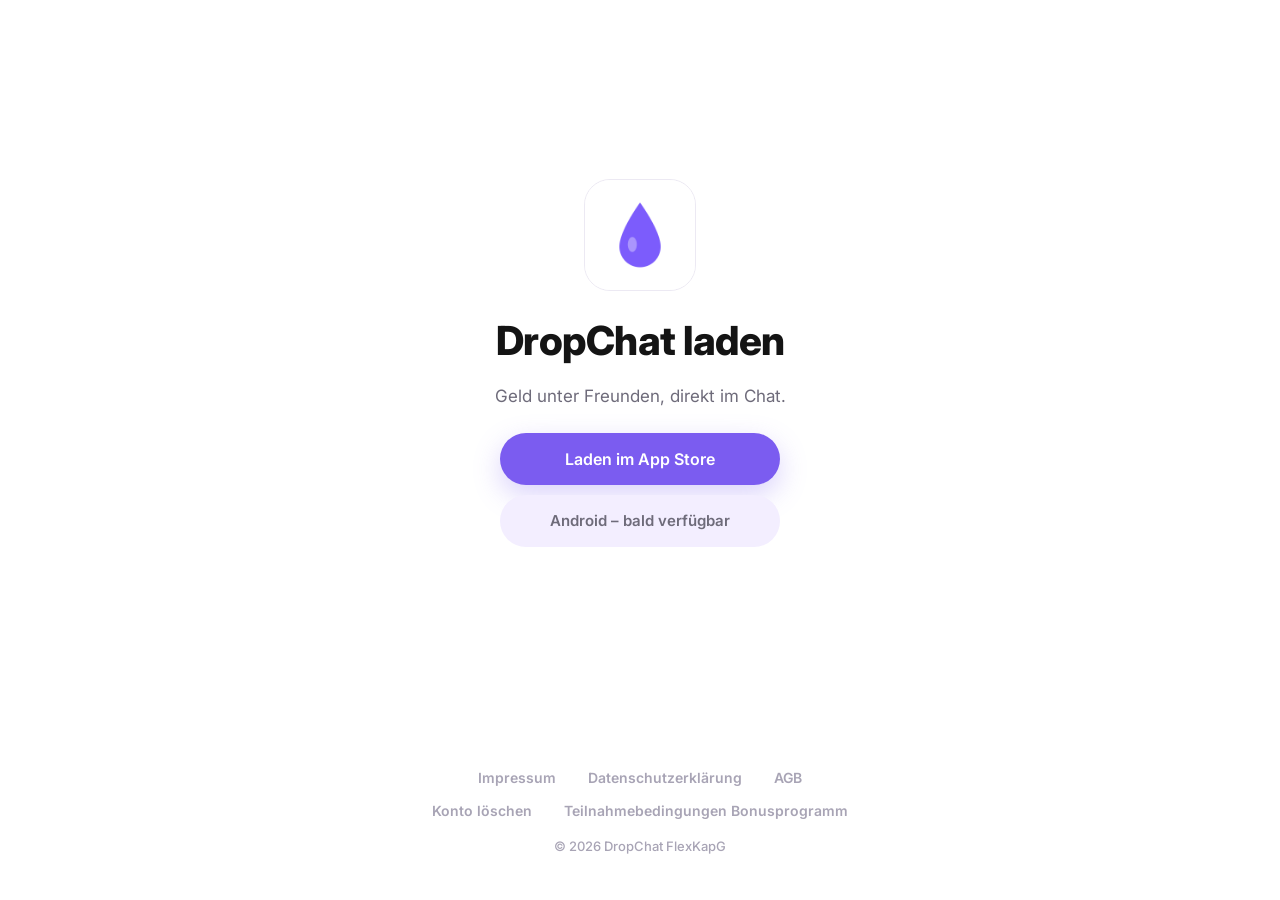
<file: index.html>
<!DOCTYPE html>
<html lang="de">
<head>
<meta charset="UTF-8" />
<meta name="viewport" content="width=device-width, initial-scale=1.0, viewport-fit=cover" />
<title>DropChat – Geld unter Freunden, direkt im Chat</title>
<meta name="description" content="DropChat: Ausgaben mit Freunden teilen, Forderungen schicken und direkt im Chat abrechnen." />
<link rel="icon" href="favicon.png" type="image/png" />
<meta name="theme-color" content="#FFFFFF" />
<link rel="preconnect" href="https://fonts.googleapis.com" />
<link rel="preconnect" href="https://fonts.gstatic.com" crossorigin />
<link href="https://fonts.googleapis.com/css2?family=Inter:wght@500;600;700;800&display=swap" rel="stylesheet" />
<link rel="stylesheet" href="styles.css" />
<script src="store.js"></script>
</head>
<body>
  <main class="laden">
    <img class="laden-icon" src="icon.png" alt="" />
    <h1 id="titel">Bald verfügbar</h1>
    <p id="text">DropChat kommt bald in den App Store und zu Google Play.</p>
    <div class="laden-knoepfe" id="knoepfe"></div>
  </main>

  <footer class="fusszeile">
    <nav class="fuss-zeile" aria-label="Rechtliches">
      <a href="impressum.html">Impressum</a>
      <a href="datenschutz.html">Datenschutzerklärung</a>
      <a href="agb.html">AGB</a>
    </nav>
    <nav class="fuss-zeile" aria-label="Weitere Seiten">
      <a href="konto-loeschen.html">Konto löschen</a>
      <a href="teilnahmebedingungen.html">Teilnahmebedingungen Bonusprogramm</a>
    </nav>
    <span class="fusszeile-marke">© 2026 DropChat FlexKapG</span>
  </footer>

  <script>storeZeigen();</script>
</body>
</html>
</file>
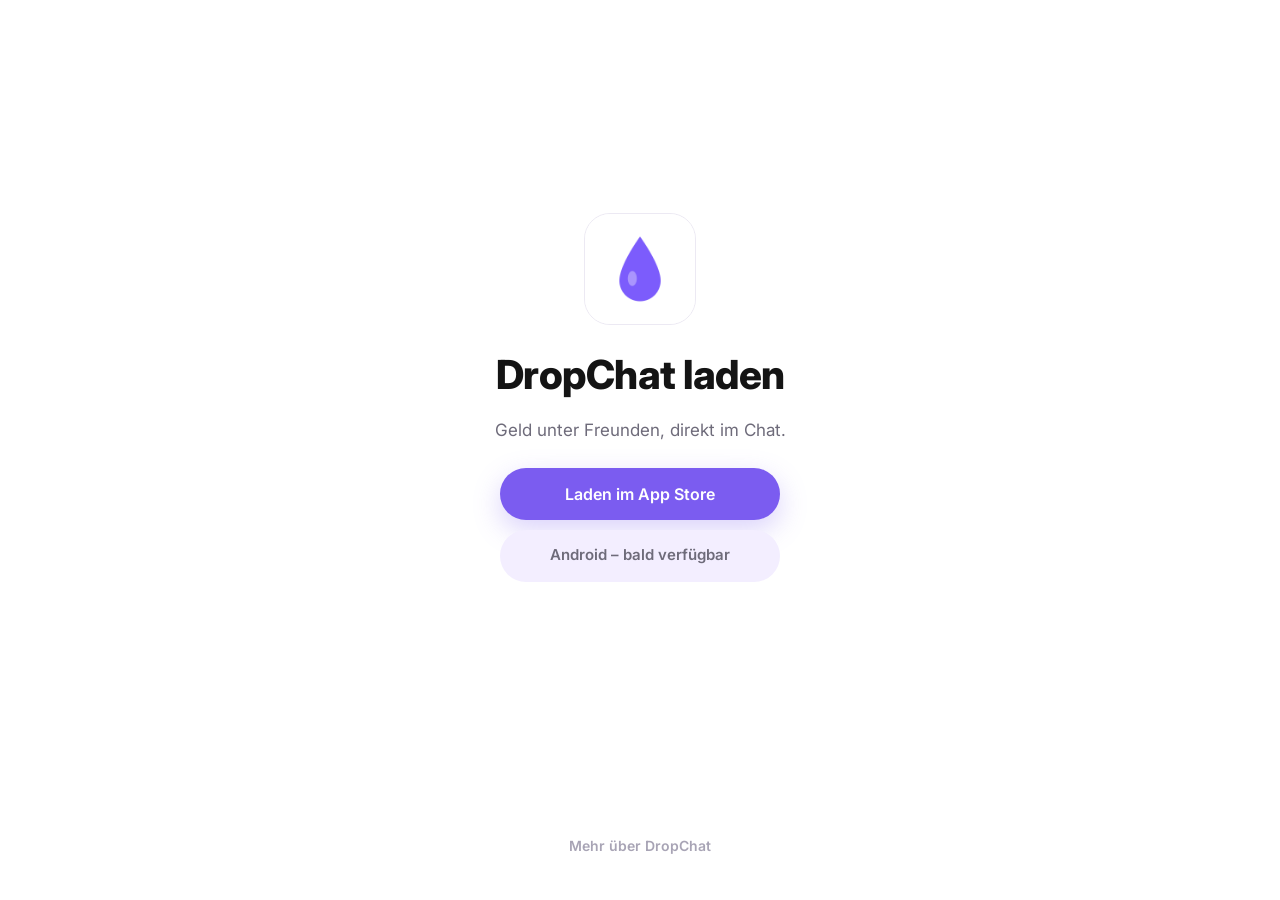
<file: app/index.html>
<!DOCTYPE html>
<html lang="de">
<head>
<meta charset="UTF-8" />
<meta name="viewport" content="width=device-width, initial-scale=1.0, viewport-fit=cover" />
<title>DropChat laden</title>
<meta name="referrer" content="no-referrer" />
<meta name="description" content="DropChat für iPhone und Android laden." />
<link rel="icon" href="../favicon.png" type="image/png" />
<meta name="theme-color" content="#FFFFFF" />
<link rel="preconnect" href="https://fonts.googleapis.com" />
<link rel="preconnect" href="https://fonts.gstatic.com" crossorigin />
<link href="https://fonts.googleapis.com/css2?family=Inter:wght@500;600;700;800&display=swap" rel="stylesheet" />
<link rel="stylesheet" href="../styles.css" />
<script src="../store.js"></script>
<script>if (!new URLSearchParams(location.search).has('c')) storeWeiterleiten();</script>
</head>
<body>
  <main class="laden">
    <img class="laden-icon" src="../icon.png" alt="" />
    <h1 id="titel">Bald verfügbar</h1>
    <p id="text">DropChat kommt bald in den App Store und zu Google Play.</p>
    <div class="laden-knoepfe" id="knoepfe"></div>
  </main>

  <footer class="fusszeile">
    <nav class="fuss-zeile" aria-label="Weitere Seiten">
      <a href="../index.html">Mehr über DropChat</a>
    </nav>
  </footer>

  <script>storeZeigen();</script>
  <script src="einladung.js"></script>
</body>
</html>
</file>
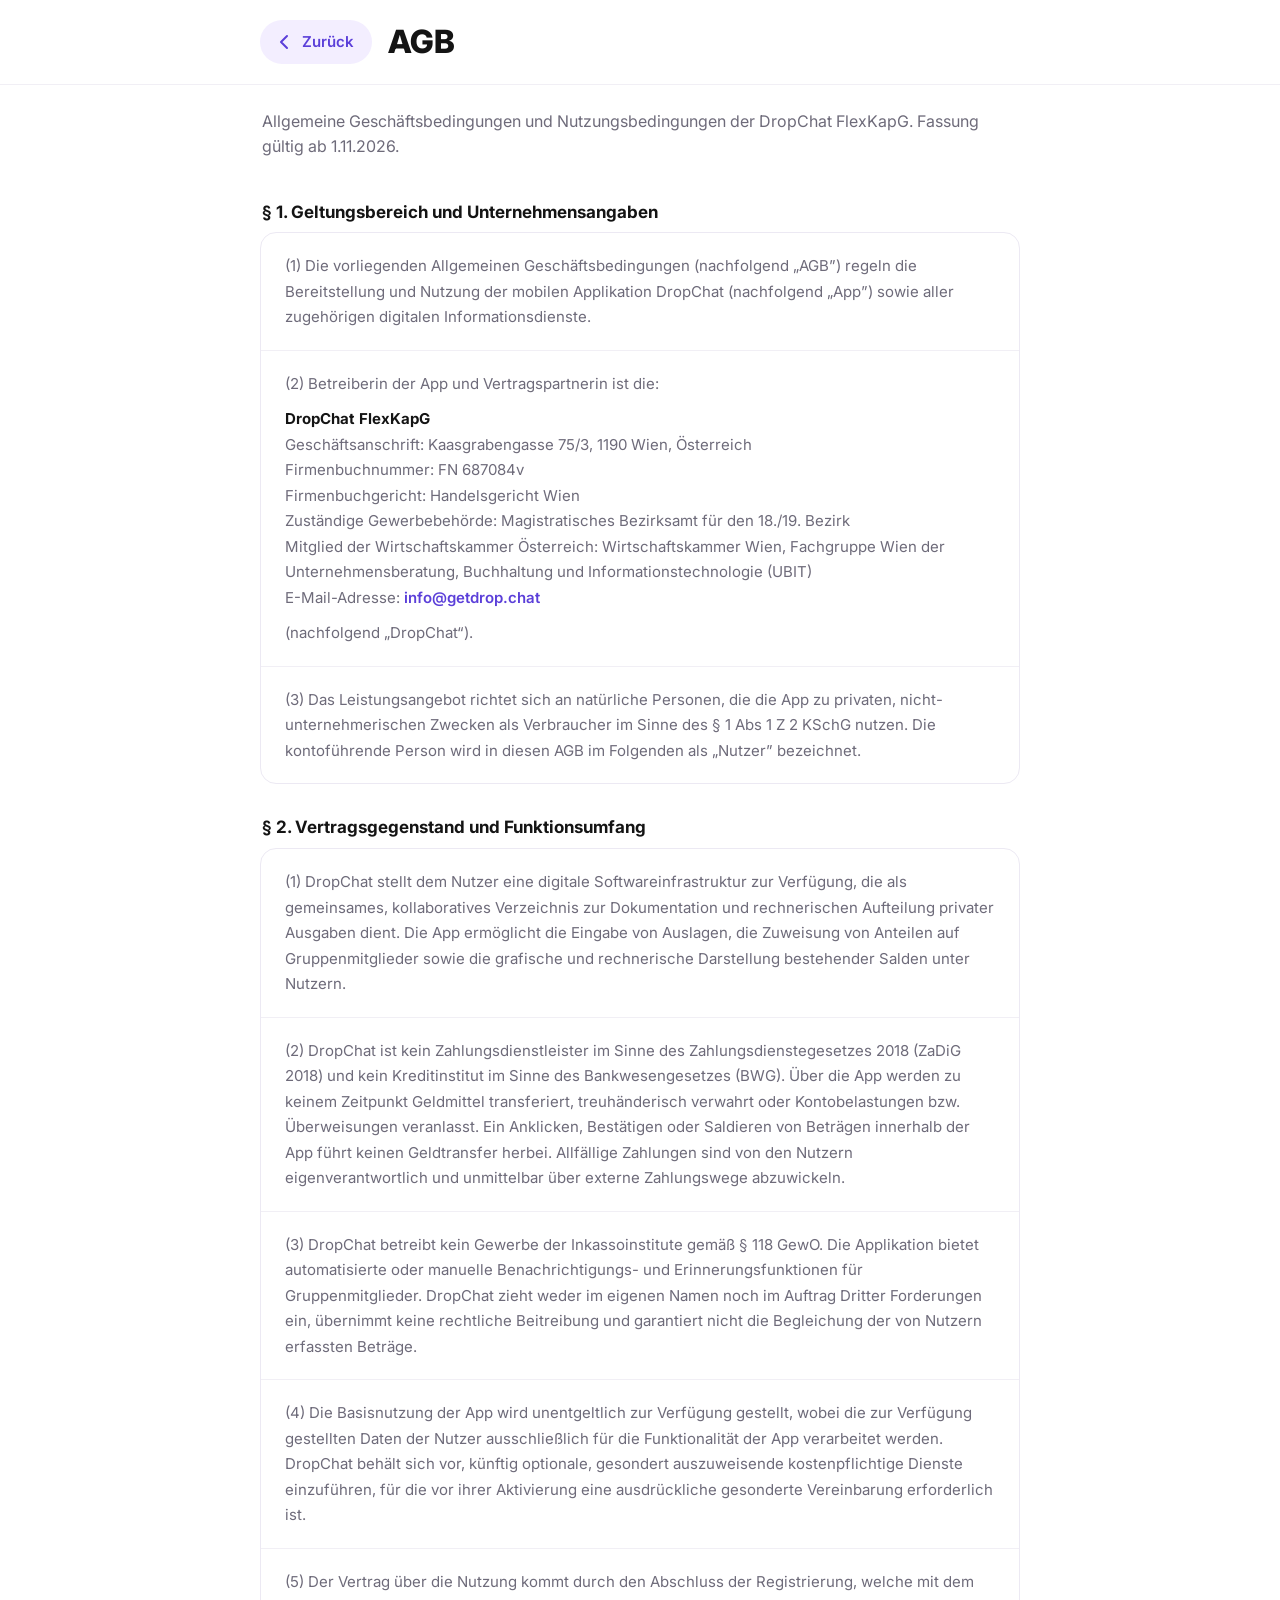
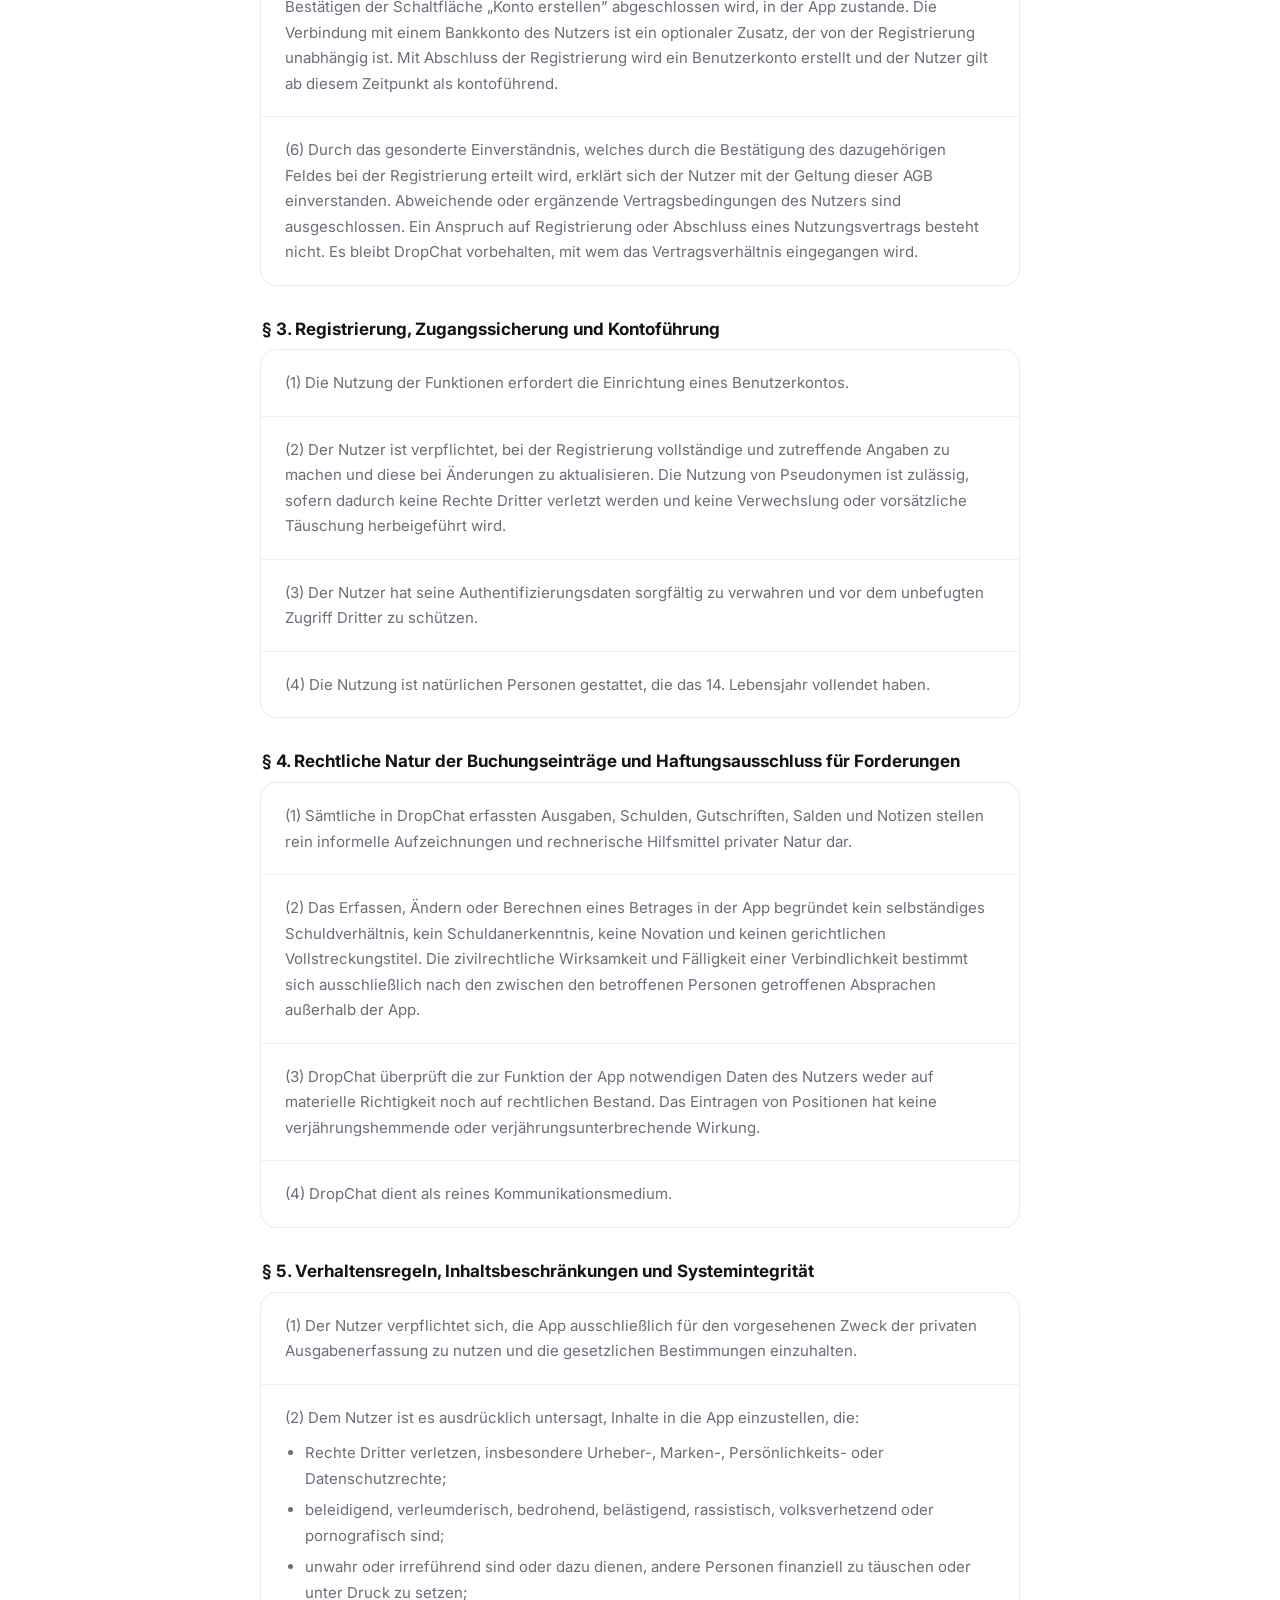
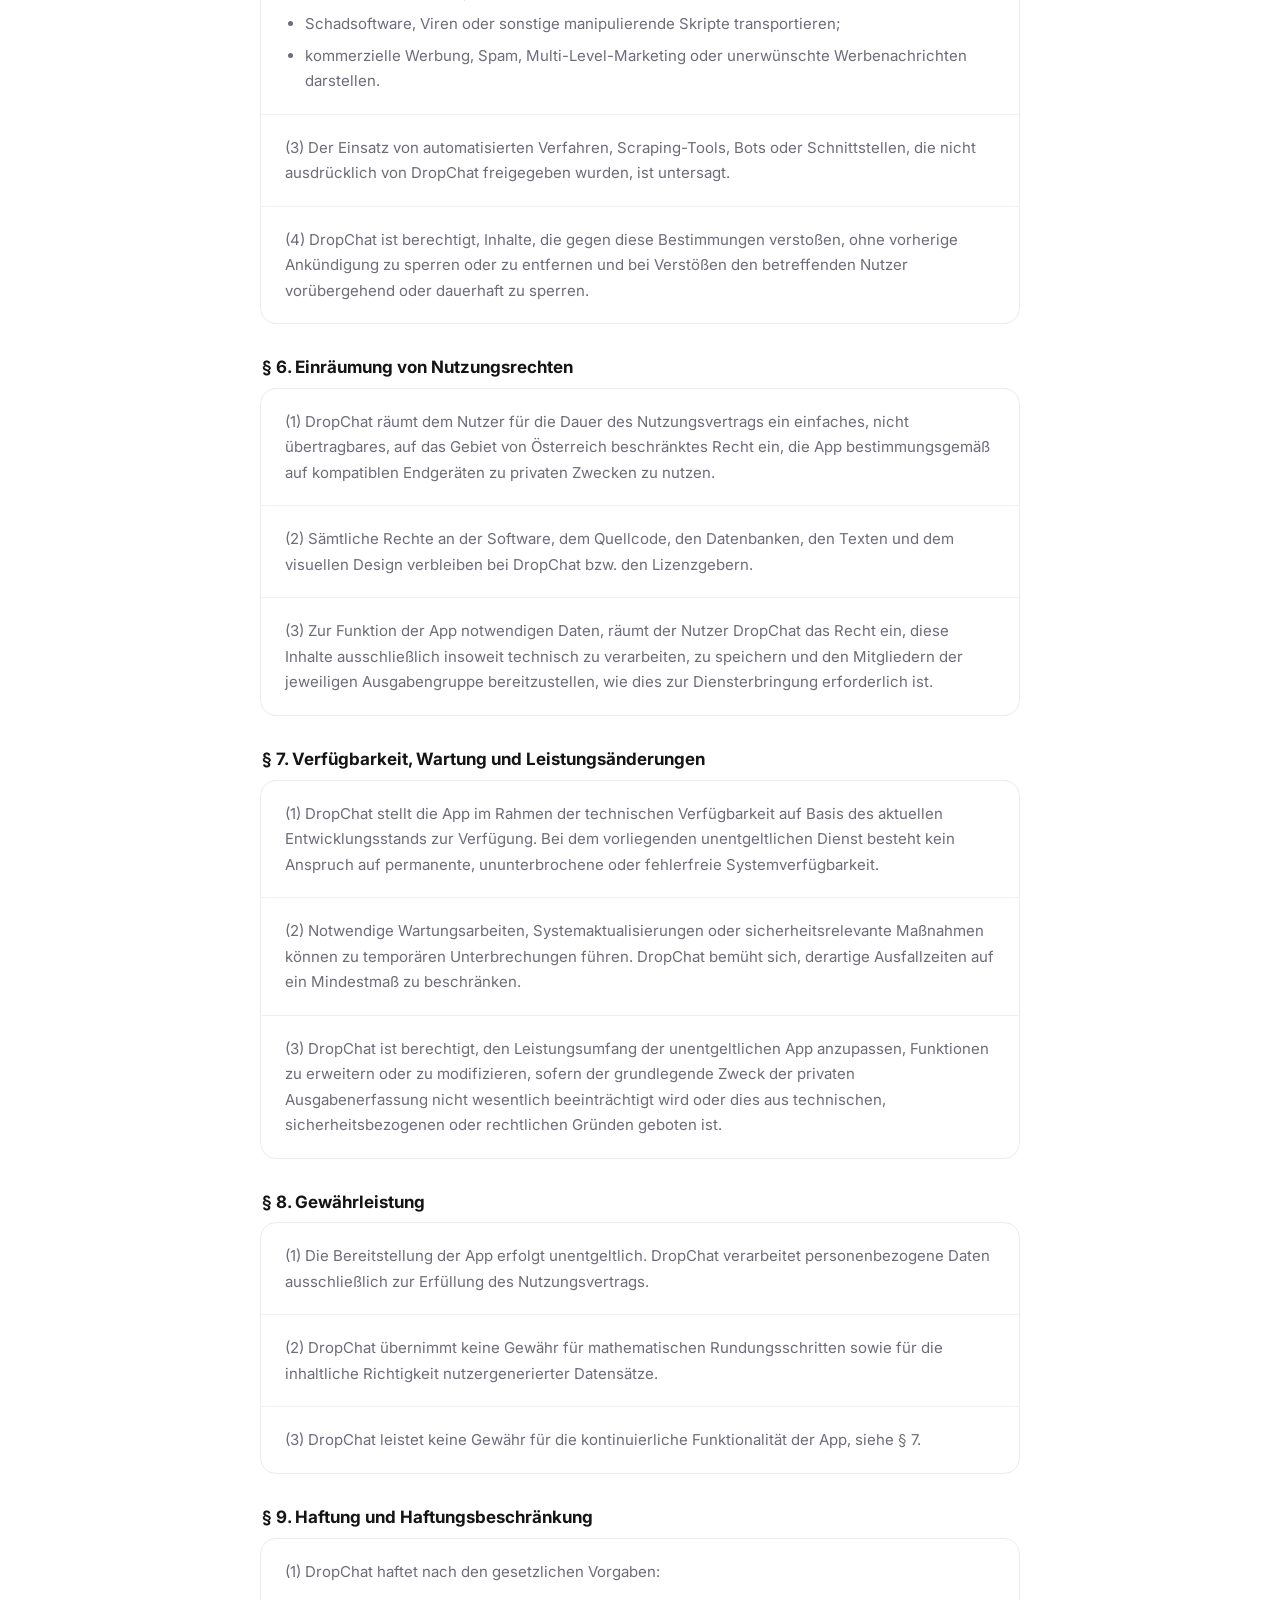
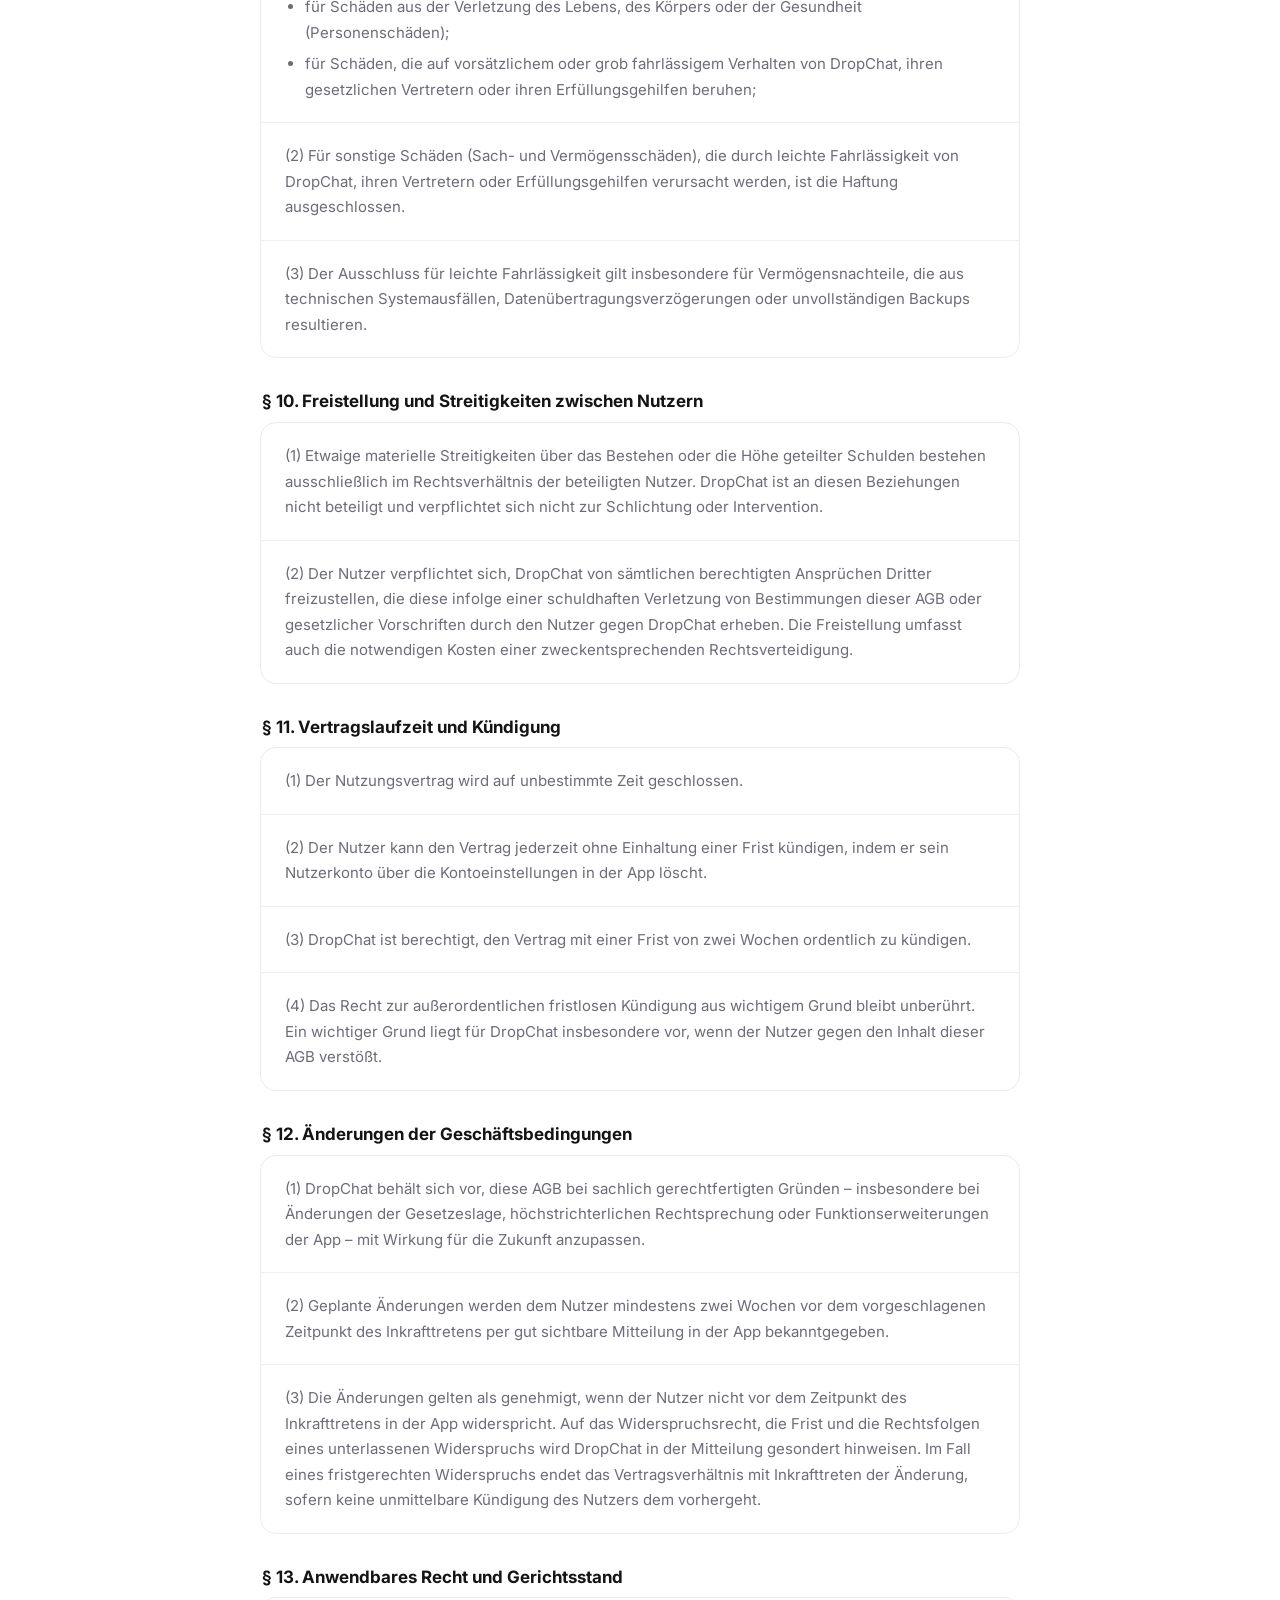
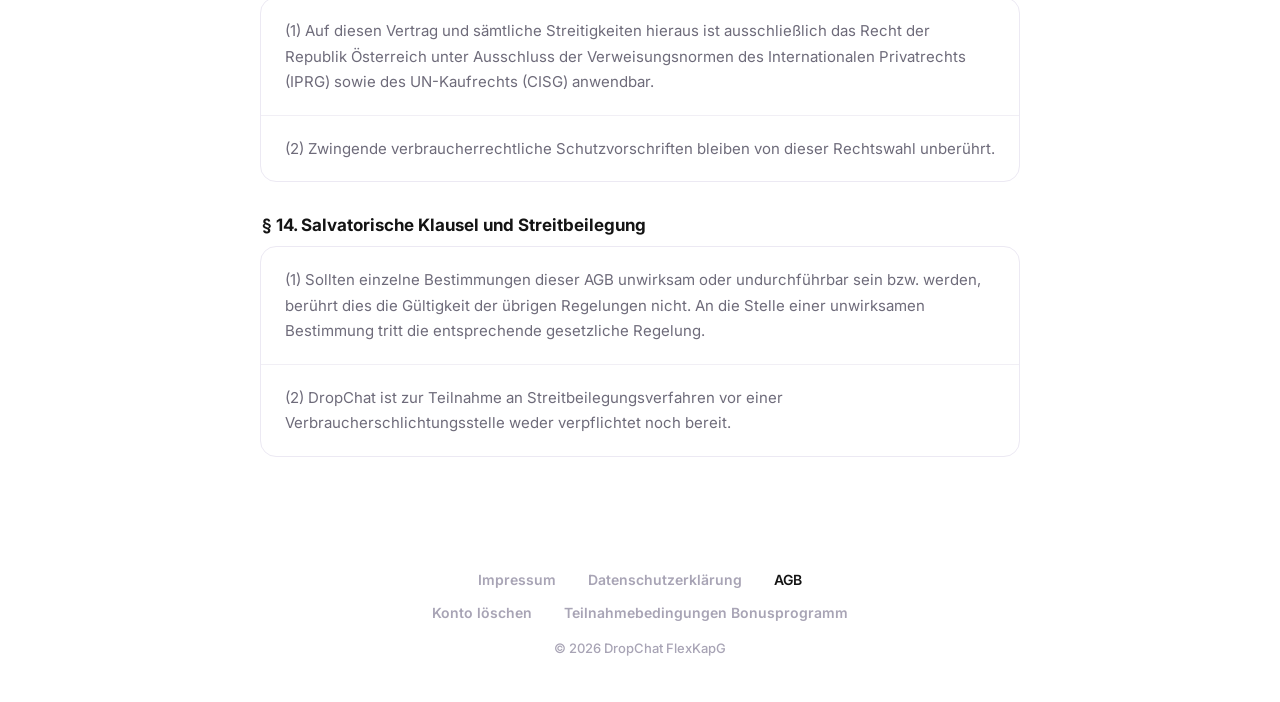
<file: agb.html>
<!DOCTYPE html>
<html lang="de">
<head>
<meta charset="UTF-8" />
<meta name="viewport" content="width=device-width, initial-scale=1.0" />
<title>AGB – DropChat</title>
<meta name="description" content="Allgemeine Geschäftsbedingungen von DropChat." />
<meta name="theme-color" content="#FFFFFF" />
<link rel="icon" href="favicon.png" type="image/png" />
<link rel="preconnect" href="https://fonts.googleapis.com" />
<link rel="preconnect" href="https://fonts.gstatic.com" crossorigin />
<link href="https://fonts.googleapis.com/css2?family=Inter:wght@500;600;700;800&display=swap" rel="stylesheet" />
<link rel="stylesheet" href="styles.css" />
</head>
<body>
  <header class="kopf">
    <div class="kopf-innen">
      <a class="zurueck" href="index.html" aria-label="Zurück">
        <svg width="24" height="24" viewBox="0 0 24 24" fill="none" stroke="currentColor" stroke-width="2" stroke-linecap="round" stroke-linejoin="round" aria-hidden="true"><path d="M15 6l-6 6 6 6" /></svg>
        <span class="zurueck-text">Zurück</span>
      </a>
      <h1 class="kopf-titel">AGB</h1>
    </div>
  </header>

  <main class="seite">

    <p class="einleitung">
      Allgemeine Geschäftsbedingungen und Nutzungsbedingungen der DropChat FlexKapG. Fassung gültig ab 1.11.2026.
    </p>

    <h2 class="abschnitt-titel">§ 1. Geltungsbereich und Unternehmensangaben</h2>
    <section class="karte">
      <p class="karte-text">(1) Die vorliegenden Allgemeinen Geschäftsbedingungen (nachfolgend „AGB”) regeln die Bereitstellung und Nutzung der mobilen Applikation DropChat (nachfolgend „App”) sowie aller zugehörigen digitalen Informationsdienste.</p>
      <div class="karte-text">
        <p>(2) Betreiberin der App und Vertragspartnerin ist die:</p>
        <p class="karte-anschrift">
          <strong>DropChat FlexKapG</strong><br />
          Geschäftsanschrift: Kaasgrabengasse 75/3, 1190 Wien, Österreich<br />
          Firmenbuchnummer: FN 687084v<br />
          Firmenbuchgericht: Handelsgericht Wien<br />
          Zuständige Gewerbebehörde: Magistratisches Bezirksamt für den 18./19. Bezirk<br />
          Mitglied der Wirtschaftskammer Österreich: Wirtschaftskammer Wien, Fachgruppe Wien der Unternehmensberatung, Buchhaltung und Informationstechnologie (UBIT)<br />
          E-Mail-Adresse: <a href="mailto:info@getdrop.chat">info@getdrop.chat</a>
        </p>
        <p>(nachfolgend „DropChat“).</p>
      </div>
      <p class="karte-text">(3) Das Leistungsangebot richtet sich an natürliche Personen, die die App zu privaten, nicht-unternehmerischen Zwecken als Verbraucher im Sinne des § 1 Abs 1 Z 2 KSchG nutzen. Die kontoführende Person wird in diesen AGB im Folgenden als „Nutzer” bezeichnet.</p>
    </section>

    <h2 class="abschnitt-titel">§ 2. Vertragsgegenstand und Funktionsumfang</h2>
    <section class="karte">
      <p class="karte-text">(1) DropChat stellt dem Nutzer eine digitale Softwareinfrastruktur zur Verfügung, die als gemeinsames, kollaboratives Verzeichnis zur Dokumentation und rechnerischen Aufteilung privater Ausgaben dient. Die App ermöglicht die Eingabe von Auslagen, die Zuweisung von Anteilen auf Gruppenmitglieder sowie die grafische und rechnerische Darstellung bestehender Salden unter Nutzern.</p>
      <p class="karte-text">(2) DropChat ist kein Zahlungsdienstleister im Sinne des Zahlungsdienstegesetzes 2018 (ZaDiG 2018) und kein Kreditinstitut im Sinne des Bankwesengesetzes (BWG). Über die App werden zu keinem Zeitpunkt Geldmittel transferiert, treuhänderisch verwahrt oder Kontobelastungen bzw. Überweisungen veranlasst. Ein Anklicken, Bestätigen oder Saldieren von Beträgen innerhalb der App führt keinen Geldtransfer herbei. Allfällige Zahlungen sind von den Nutzern eigenverantwortlich und unmittelbar über externe Zahlungswege abzuwickeln.</p>
      <p class="karte-text">(3) DropChat betreibt kein Gewerbe der Inkassoinstitute gemäß § 118 GewO. Die Applikation bietet automatisierte oder manuelle Benachrichtigungs- und Erinnerungsfunktionen für Gruppenmitglieder. DropChat zieht weder im eigenen Namen noch im Auftrag Dritter Forderungen ein, übernimmt keine rechtliche Beitreibung und garantiert nicht die Begleichung der von Nutzern erfassten Beträge.</p>
      <p class="karte-text">(4) Die Basisnutzung der App wird unentgeltlich zur Verfügung gestellt, wobei die zur Verfügung gestellten Daten der Nutzer ausschließlich für die Funktionalität der App verarbeitet werden. DropChat behält sich vor, künftig optionale, gesondert auszuweisende kostenpflichtige Dienste einzuführen, für die vor ihrer Aktivierung eine ausdrückliche gesonderte Vereinbarung erforderlich ist.</p>
      <p class="karte-text">(5) Der Vertrag über die Nutzung kommt durch den Abschluss der Registrierung, welche mit dem Bestätigen der Schaltfläche „Konto erstellen” abgeschlossen wird, in der App zustande. Die Verbindung mit einem Bankkonto des Nutzers ist ein optionaler Zusatz, der von der Registrierung unabhängig ist. Mit Abschluss der Registrierung wird ein Benutzerkonto erstellt und der Nutzer gilt ab diesem Zeitpunkt als kontoführend.</p>
      <p class="karte-text">(6) Durch das gesonderte Einverständnis, welches durch die Bestätigung des dazugehörigen Feldes bei der Registrierung erteilt wird, erklärt sich der Nutzer mit der Geltung dieser AGB einverstanden. Abweichende oder ergänzende Vertragsbedingungen des Nutzers sind ausgeschlossen. Ein Anspruch auf Registrierung oder Abschluss eines Nutzungsvertrags besteht nicht. Es bleibt DropChat vorbehalten, mit wem das Vertragsverhältnis eingegangen wird.</p>
    </section>

    <h2 class="abschnitt-titel">§ 3. Registrierung, Zugangssicherung und Kontoführung</h2>
    <section class="karte">
      <p class="karte-text">(1) Die Nutzung der Funktionen erfordert die Einrichtung eines Benutzerkontos.</p>
      <p class="karte-text">(2) Der Nutzer ist verpflichtet, bei der Registrierung vollständige und zutreffende Angaben zu machen und diese bei Änderungen zu aktualisieren. Die Nutzung von Pseudonymen ist zulässig, sofern dadurch keine Rechte Dritter verletzt werden und keine Verwechslung oder vorsätzliche Täuschung herbeigeführt wird.</p>
      <p class="karte-text">(3) Der Nutzer hat seine Authentifizierungsdaten sorgfältig zu verwahren und vor dem unbefugten Zugriff Dritter zu schützen.</p>
      <p class="karte-text">(4) Die Nutzung ist natürlichen Personen gestattet, die das 14. Lebensjahr vollendet haben.</p>
    </section>

    <h2 class="abschnitt-titel">§ 4. Rechtliche Natur der Buchungseinträge und Haftungsausschluss für Forderungen</h2>
    <section class="karte">
      <p class="karte-text">(1) Sämtliche in DropChat erfassten Ausgaben, Schulden, Gutschriften, Salden und Notizen stellen rein informelle Aufzeichnungen und rechnerische Hilfsmittel privater Natur dar.</p>
      <p class="karte-text">(2) Das Erfassen, Ändern oder Berechnen eines Betrages in der App begründet kein selbständiges Schuldverhältnis, kein Schuldanerkenntnis, keine Novation und keinen gerichtlichen Vollstreckungstitel. Die zivilrechtliche Wirksamkeit und Fälligkeit einer Verbindlichkeit bestimmt sich ausschließlich nach den zwischen den betroffenen Personen getroffenen Absprachen außerhalb der App.</p>
      <p class="karte-text">(3) DropChat überprüft die zur Funktion der App notwendigen Daten des Nutzers weder auf materielle Richtigkeit noch auf rechtlichen Bestand. Das Eintragen von Positionen hat keine verjährungshemmende oder verjährungsunterbrechende Wirkung.</p>
      <p class="karte-text">(4) DropChat dient als reines Kommunikationsmedium.</p>
    </section>

    <h2 class="abschnitt-titel">§ 5. Verhaltensregeln, Inhaltsbeschränkungen und Systemintegrität</h2>
    <section class="karte">
      <p class="karte-text">(1) Der Nutzer verpflichtet sich, die App ausschließlich für den vorgesehenen Zweck der privaten Ausgabenerfassung zu nutzen und die gesetzlichen Bestimmungen einzuhalten.</p>
      <div class="karte-text">
        <p>(2) Dem Nutzer ist es ausdrücklich untersagt, Inhalte in die App einzustellen, die:</p>
        <ul class="karte-liste">
          <li>Rechte Dritter verletzen, insbesondere Urheber-, Marken-, Persönlichkeits- oder Datenschutzrechte;</li>
          <li>beleidigend, verleumderisch, bedrohend, belästigend, rassistisch, volksverhetzend oder pornografisch sind;</li>
          <li>unwahr oder irreführend sind oder dazu dienen, andere Personen finanziell zu täuschen oder unter Druck zu setzen;</li>
          <li>Schadsoftware, Viren oder sonstige manipulierende Skripte transportieren;</li>
          <li>kommerzielle Werbung, Spam, Multi-Level-Marketing oder unerwünschte Werbenachrichten darstellen.</li>
        </ul>
      </div>
      <p class="karte-text">(3) Der Einsatz von automatisierten Verfahren, Scraping-Tools, Bots oder Schnittstellen, die nicht ausdrücklich von DropChat freigegeben wurden, ist untersagt.</p>
      <p class="karte-text">(4) DropChat ist berechtigt, Inhalte, die gegen diese Bestimmungen verstoßen, ohne vorherige Ankündigung zu sperren oder zu entfernen und bei Verstößen den betreffenden Nutzer vorübergehend oder dauerhaft zu sperren.</p>
    </section>

    <h2 class="abschnitt-titel">§ 6. Einräumung von Nutzungsrechten</h2>
    <section class="karte">
      <p class="karte-text">(1) DropChat räumt dem Nutzer für die Dauer des Nutzungsvertrags ein einfaches, nicht übertragbares, auf das Gebiet von Österreich beschränktes Recht ein, die App bestimmungsgemäß auf kompatiblen Endgeräten zu privaten Zwecken zu nutzen.</p>
      <p class="karte-text">(2) Sämtliche Rechte an der Software, dem Quellcode, den Datenbanken, den Texten und dem visuellen Design verbleiben bei DropChat bzw. den Lizenzgebern.</p>
      <p class="karte-text">(3) Zur Funktion der App notwendigen Daten, räumt der Nutzer DropChat das Recht ein, diese Inhalte ausschließlich insoweit technisch zu verarbeiten, zu speichern und den Mitgliedern der jeweiligen Ausgabengruppe bereitzustellen, wie dies zur Diensterbringung erforderlich ist.</p>
    </section>

    <h2 class="abschnitt-titel">§ 7. Verfügbarkeit, Wartung und Leistungsänderungen</h2>
    <section class="karte">
      <p class="karte-text">(1) DropChat stellt die App im Rahmen der technischen Verfügbarkeit auf Basis des aktuellen Entwicklungsstands zur Verfügung. Bei dem vorliegenden unentgeltlichen Dienst besteht kein Anspruch auf permanente, ununterbrochene oder fehlerfreie Systemverfügbarkeit.</p>
      <p class="karte-text">(2) Notwendige Wartungsarbeiten, Systemaktualisierungen oder sicherheitsrelevante Maßnahmen können zu temporären Unterbrechungen führen. DropChat bemüht sich, derartige Ausfallzeiten auf ein Mindestmaß zu beschränken.</p>
      <p class="karte-text">(3) DropChat ist berechtigt, den Leistungsumfang der unentgeltlichen App anzupassen, Funktionen zu erweitern oder zu modifizieren, sofern der grundlegende Zweck der privaten Ausgabenerfassung nicht wesentlich beeinträchtigt wird oder dies aus technischen, sicherheitsbezogenen oder rechtlichen Gründen geboten ist.</p>
    </section>

    <h2 class="abschnitt-titel">§ 8. Gewährleistung</h2>
    <section class="karte">
      <p class="karte-text">(1) Die Bereitstellung der App erfolgt unentgeltlich. DropChat verarbeitet personenbezogene Daten ausschließlich zur Erfüllung des Nutzungsvertrags.</p>
      <p class="karte-text">(2) DropChat übernimmt keine Gewähr für mathematischen Rundungsschritten sowie für die inhaltliche Richtigkeit nutzergenerierter Datensätze.</p>
      <p class="karte-text">(3) DropChat leistet keine Gewähr für die kontinuierliche Funktionalität der App, siehe § 7.</p>
    </section>

    <h2 class="abschnitt-titel">§ 9. Haftung und Haftungsbeschränkung</h2>
    <section class="karte">
      <div class="karte-text">
        <p>(1) DropChat haftet nach den gesetzlichen Vorgaben:</p>
        <ul class="karte-liste">
          <li>für Schäden aus der Verletzung des Lebens, des Körpers oder der Gesundheit (Personenschäden);</li>
          <li>für Schäden, die auf vorsätzlichem oder grob fahrlässigem Verhalten von DropChat, ihren gesetzlichen Vertretern oder ihren Erfüllungsgehilfen beruhen;</li>
        </ul>
      </div>
      <p class="karte-text">(2) Für sonstige Schäden (Sach- und Vermögensschäden), die durch leichte Fahrlässigkeit von DropChat, ihren Vertretern oder Erfüllungsgehilfen verursacht werden, ist die Haftung ausgeschlossen.</p>
      <p class="karte-text">(3) Der Ausschluss für leichte Fahrlässigkeit gilt insbesondere für Vermögensnachteile, die aus technischen Systemausfällen, Datenübertragungsverzögerungen oder unvollständigen Backups resultieren.</p>
    </section>

    <h2 class="abschnitt-titel">§ 10. Freistellung und Streitigkeiten zwischen Nutzern</h2>
    <section class="karte">
      <p class="karte-text">(1) Etwaige materielle Streitigkeiten über das Bestehen oder die Höhe geteilter Schulden bestehen ausschließlich im Rechtsverhältnis der beteiligten Nutzer. DropChat ist an diesen Beziehungen nicht beteiligt und verpflichtet sich nicht zur Schlichtung oder Intervention.</p>
      <p class="karte-text">(2) Der Nutzer verpflichtet sich, DropChat von sämtlichen berechtigten Ansprüchen Dritter freizustellen, die diese infolge einer schuldhaften Verletzung von Bestimmungen dieser AGB oder gesetzlicher Vorschriften durch den Nutzer gegen DropChat erheben. Die Freistellung umfasst auch die notwendigen Kosten einer zweckentsprechenden Rechtsverteidigung.</p>
    </section>

    <h2 class="abschnitt-titel">§ 11. Vertragslaufzeit und Kündigung</h2>
    <section class="karte">
      <p class="karte-text">(1) Der Nutzungsvertrag wird auf unbestimmte Zeit geschlossen.</p>
      <p class="karte-text">(2) Der Nutzer kann den Vertrag jederzeit ohne Einhaltung einer Frist kündigen, indem er sein Nutzerkonto über die Kontoeinstellungen in der App löscht.</p>
      <p class="karte-text">(3) DropChat ist berechtigt, den Vertrag mit einer Frist von zwei Wochen ordentlich zu kündigen.</p>
      <p class="karte-text">(4) Das Recht zur außerordentlichen fristlosen Kündigung aus wichtigem Grund bleibt unberührt. Ein wichtiger Grund liegt für DropChat insbesondere vor, wenn der Nutzer gegen den Inhalt dieser AGB verstößt.</p>
    </section>

    <h2 class="abschnitt-titel">§ 12. Änderungen der Geschäftsbedingungen</h2>
    <section class="karte">
      <p class="karte-text">(1) DropChat behält sich vor, diese AGB bei sachlich gerechtfertigten Gründen – insbesondere bei Änderungen der Gesetzeslage, höchstrichterlichen Rechtsprechung oder Funktionserweiterungen der App – mit Wirkung für die Zukunft anzupassen.</p>
      <p class="karte-text">(2) Geplante Änderungen werden dem Nutzer mindestens zwei Wochen vor dem vorgeschlagenen Zeitpunkt des Inkrafttretens per gut sichtbare Mitteilung in der App bekanntgegeben.</p>
      <p class="karte-text">(3) Die Änderungen gelten als genehmigt, wenn der Nutzer nicht vor dem Zeitpunkt des Inkrafttretens in der App widerspricht. Auf das Widerspruchsrecht, die Frist und die Rechtsfolgen eines unterlassenen Widerspruchs wird DropChat in der Mitteilung gesondert hinweisen. Im Fall eines fristgerechten Widerspruchs endet das Vertragsverhältnis mit Inkrafttreten der Änderung, sofern keine unmittelbare Kündigung des Nutzers dem vorhergeht.</p>
    </section>

    <h2 class="abschnitt-titel">§ 13. Anwendbares Recht und Gerichtsstand</h2>
    <section class="karte">
      <p class="karte-text">(1) Auf diesen Vertrag und sämtliche Streitigkeiten hieraus ist ausschließlich das Recht der Republik Österreich unter Ausschluss der Verweisungsnormen des Internationalen Privatrechts (IPRG) sowie des UN-Kaufrechts (CISG) anwendbar.</p>
      <p class="karte-text">(2) Zwingende verbraucherrechtliche Schutzvorschriften bleiben von dieser Rechtswahl unberührt.</p>
    </section>

    <h2 class="abschnitt-titel">§ 14. Salvatorische Klausel und Streitbeilegung</h2>
    <section class="karte">
      <p class="karte-text">(1) Sollten einzelne Bestimmungen dieser AGB unwirksam oder undurchführbar sein bzw. werden, berührt dies die Gültigkeit der übrigen Regelungen nicht. An die Stelle einer unwirksamen Bestimmung tritt die entsprechende gesetzliche Regelung.</p>
      <p class="karte-text">(2) DropChat ist zur Teilnahme an Streitbeilegungsverfahren vor einer Verbraucherschlichtungsstelle weder verpflichtet noch bereit.</p>
    </section>
  </main>

  <footer class="fusszeile">
    <nav class="fuss-zeile" aria-label="Rechtliches">
      <a href="impressum.html">Impressum</a>
      <a href="datenschutz.html">Datenschutzerklärung</a>
      <a href="agb.html" aria-current="page">AGB</a>
    </nav>
    <nav class="fuss-zeile" aria-label="Weitere Seiten">
      <a href="konto-loeschen.html">Konto löschen</a>
      <a href="teilnahmebedingungen.html">Teilnahmebedingungen Bonusprogramm</a>
    </nav>
    <span class="fusszeile-marke">© 2026 DropChat FlexKapG</span>
  </footer>
  <script src="zurueck.js"></script>
</body>
</html>
</file>
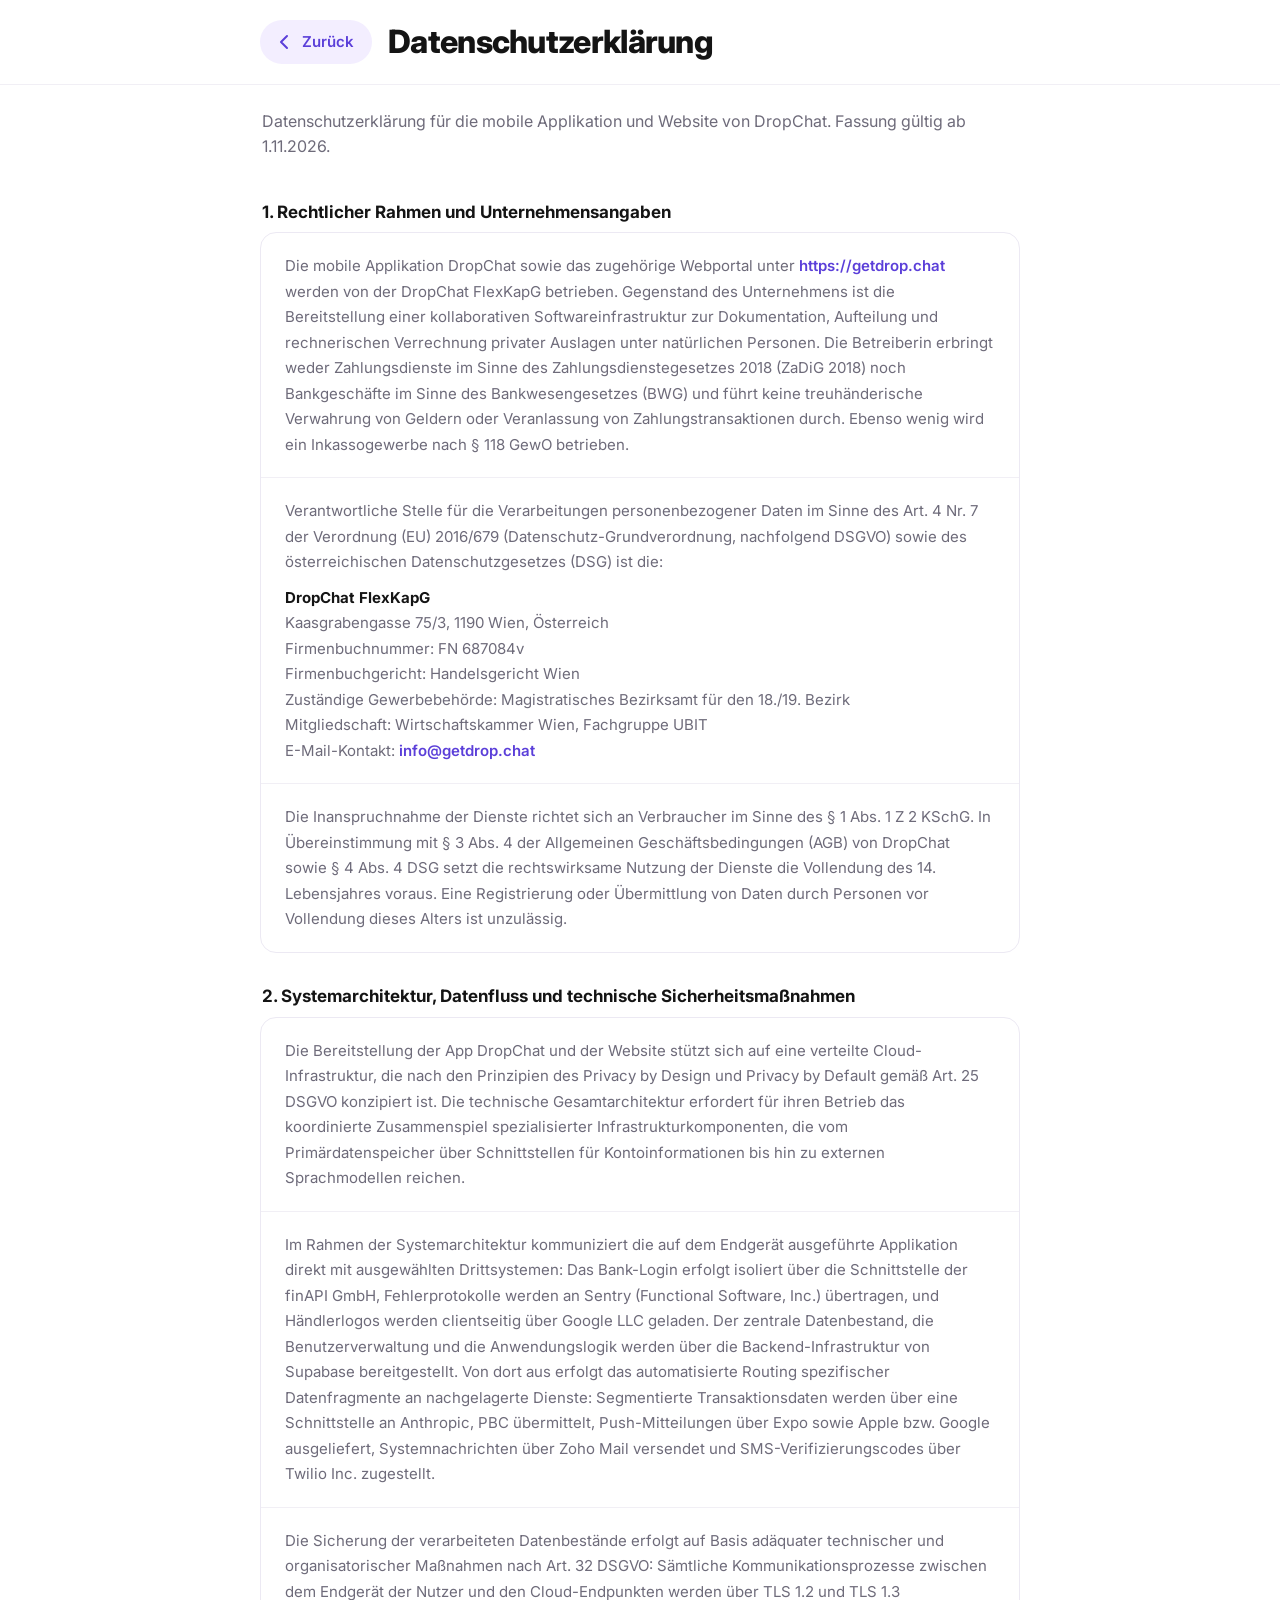
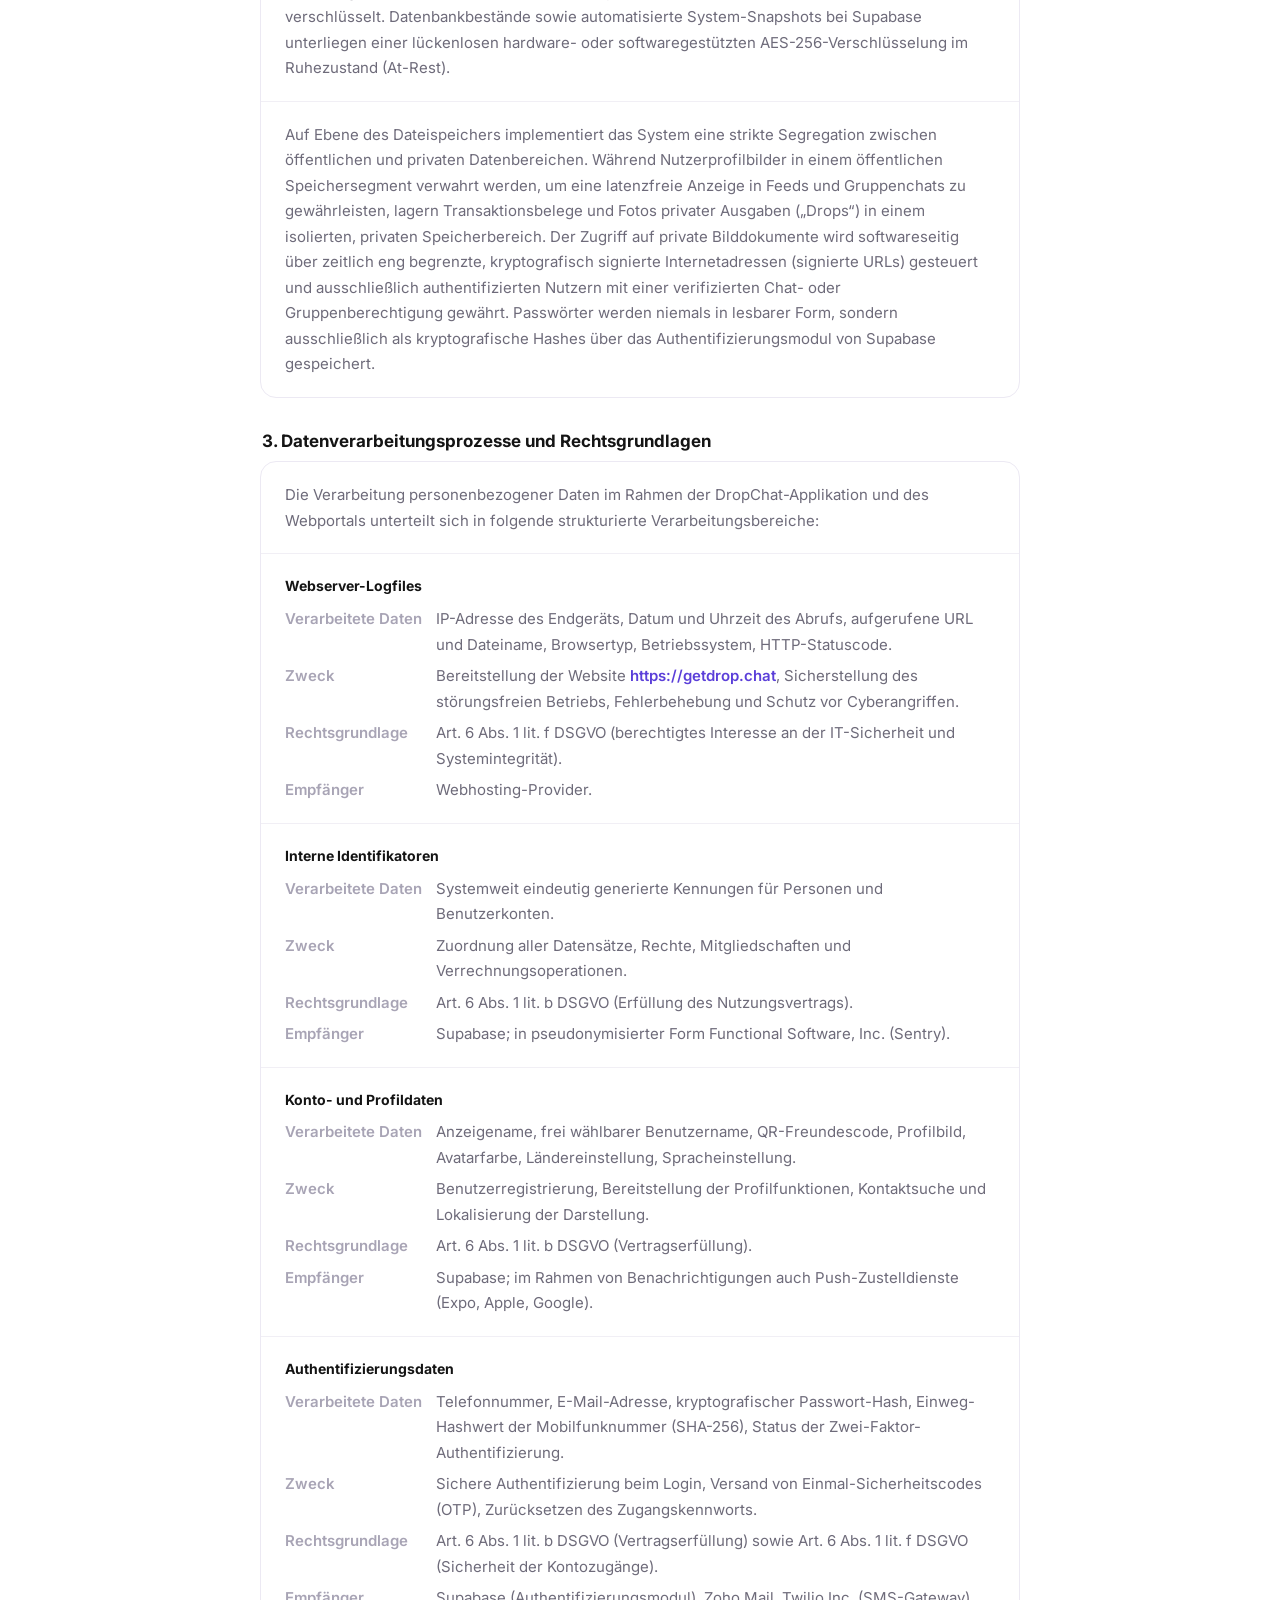
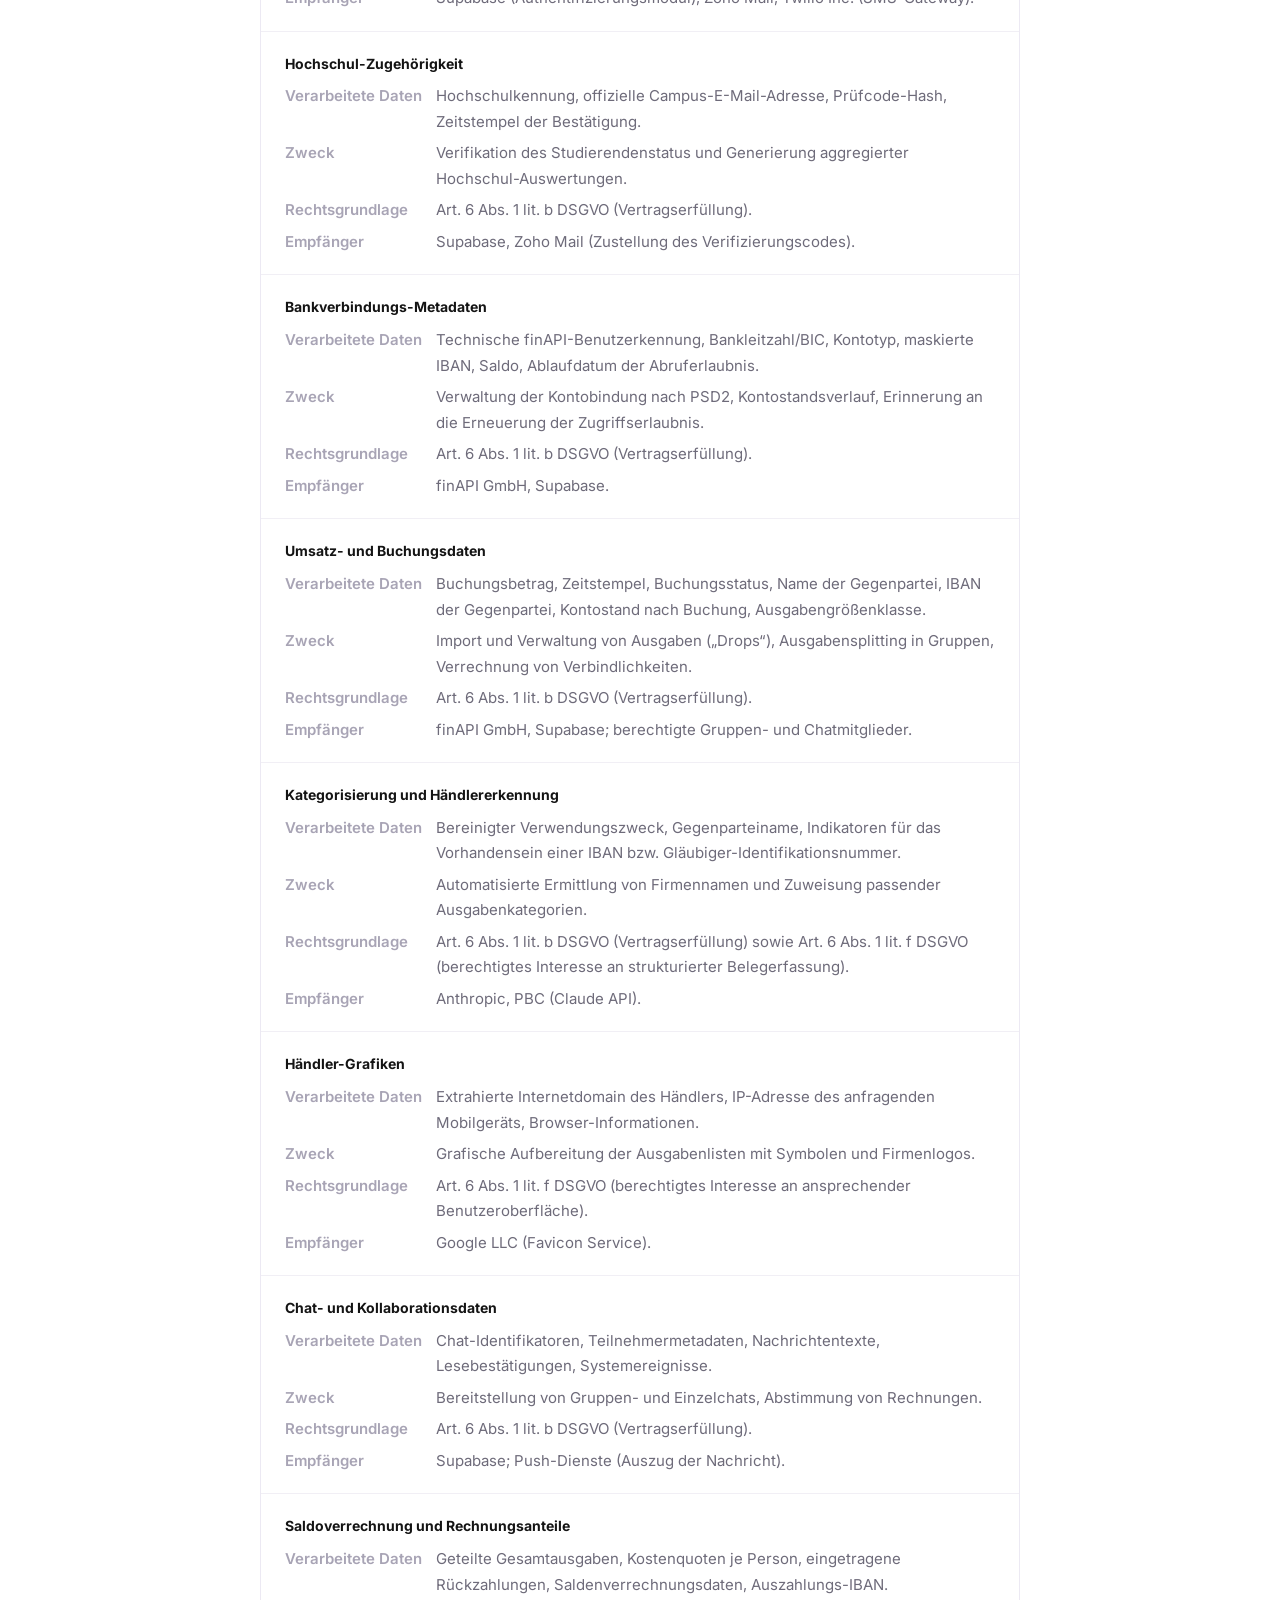
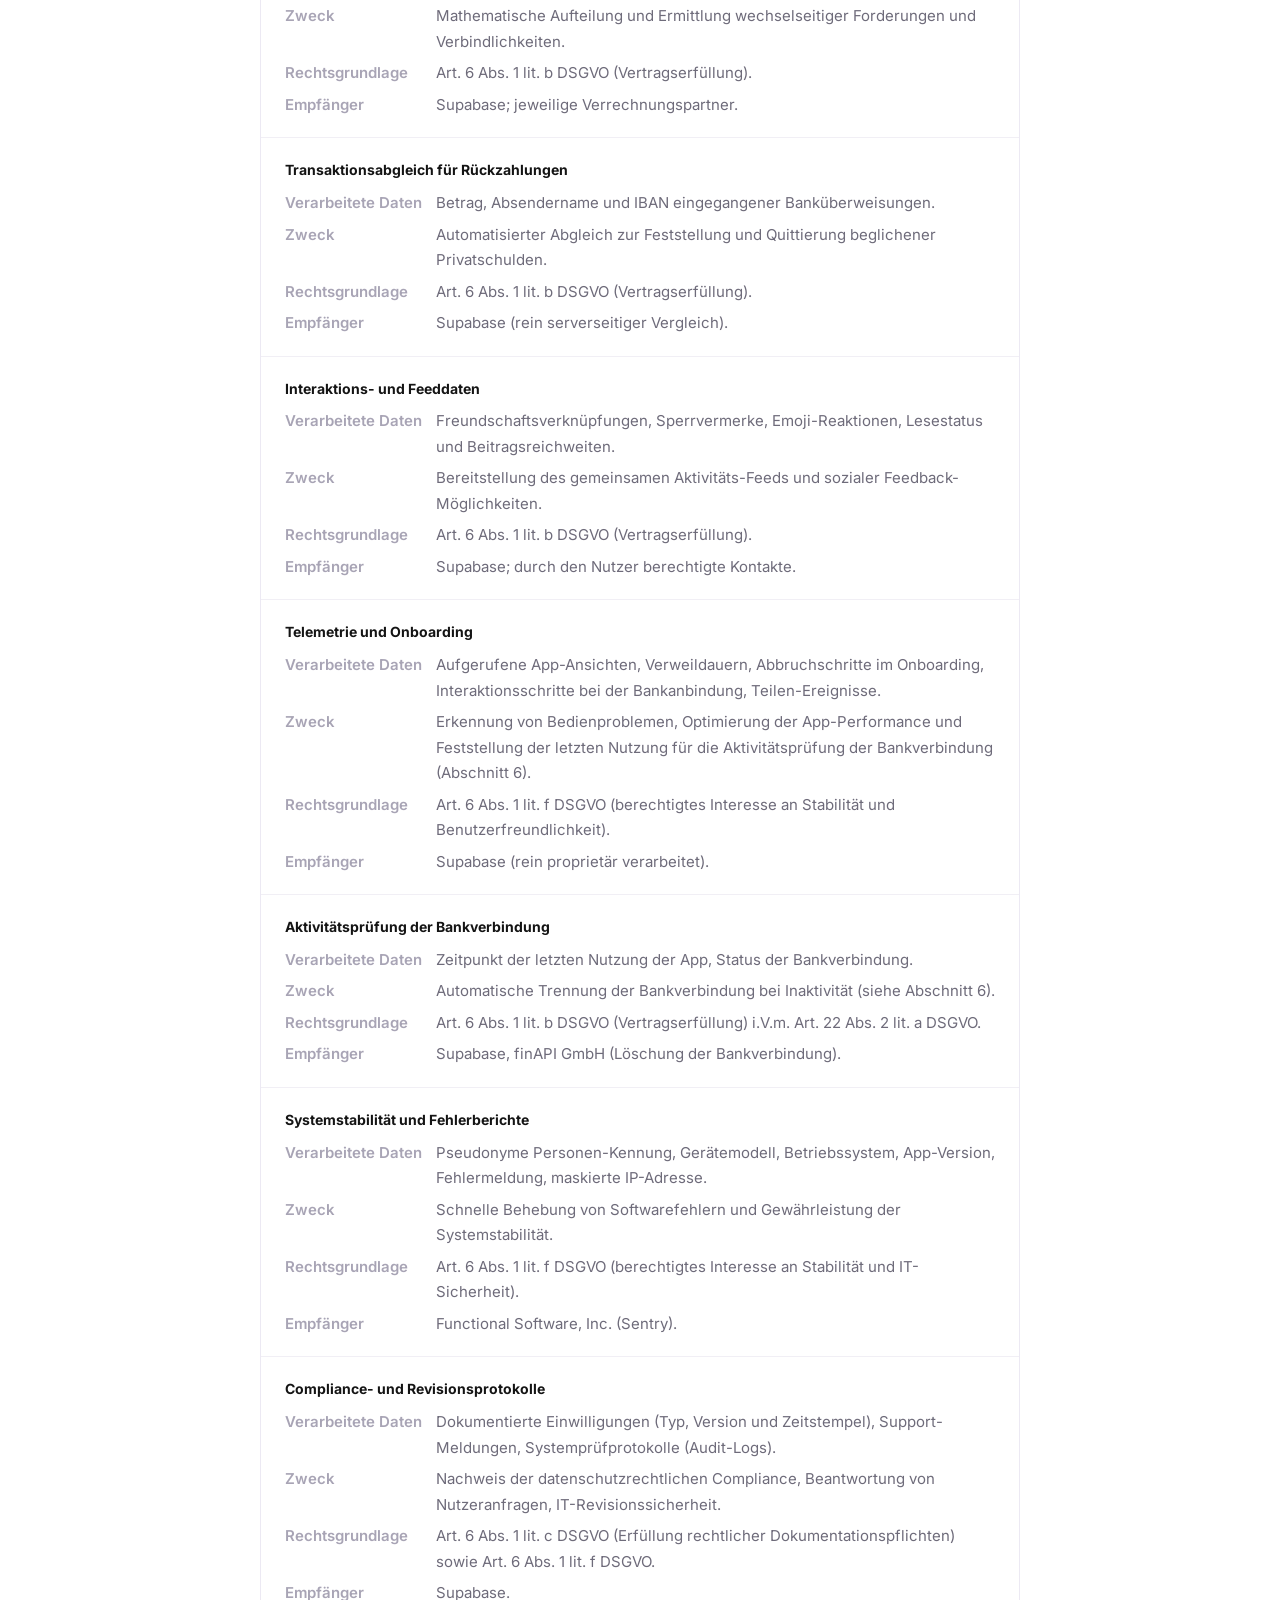
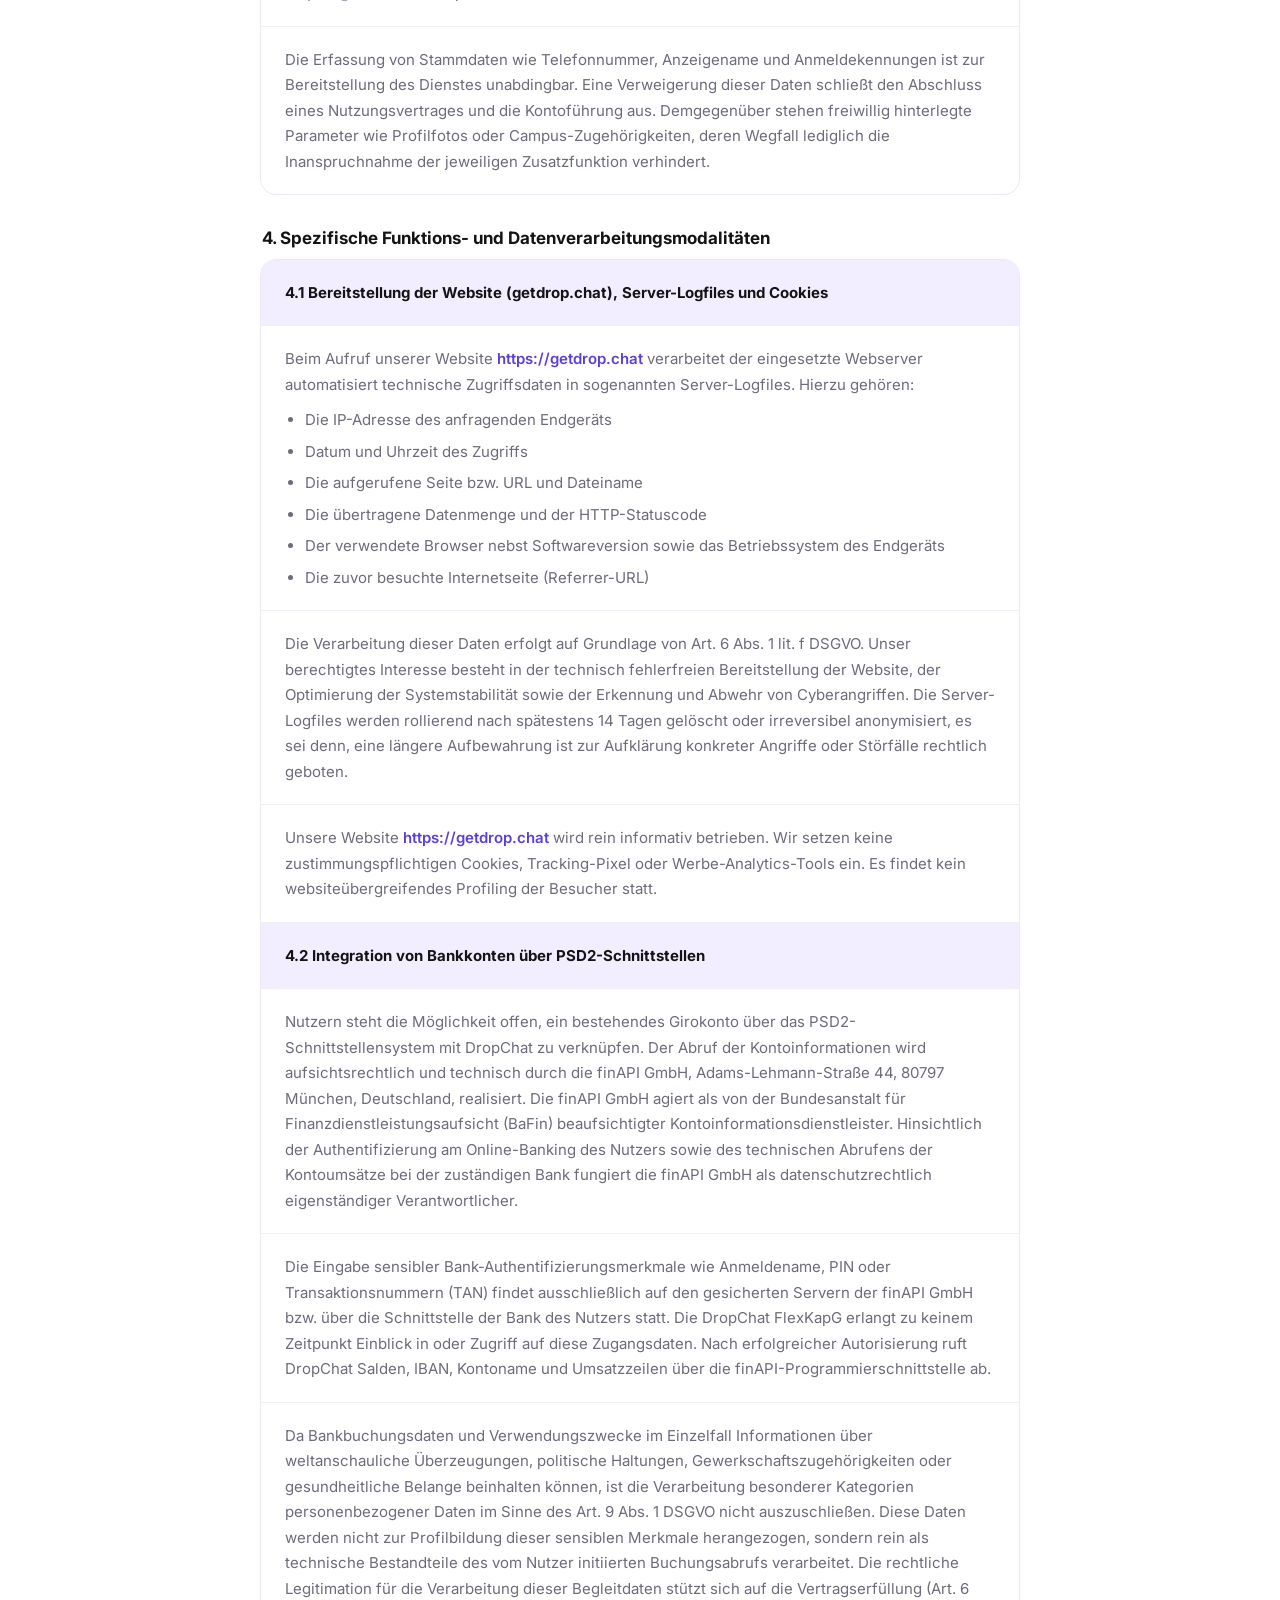
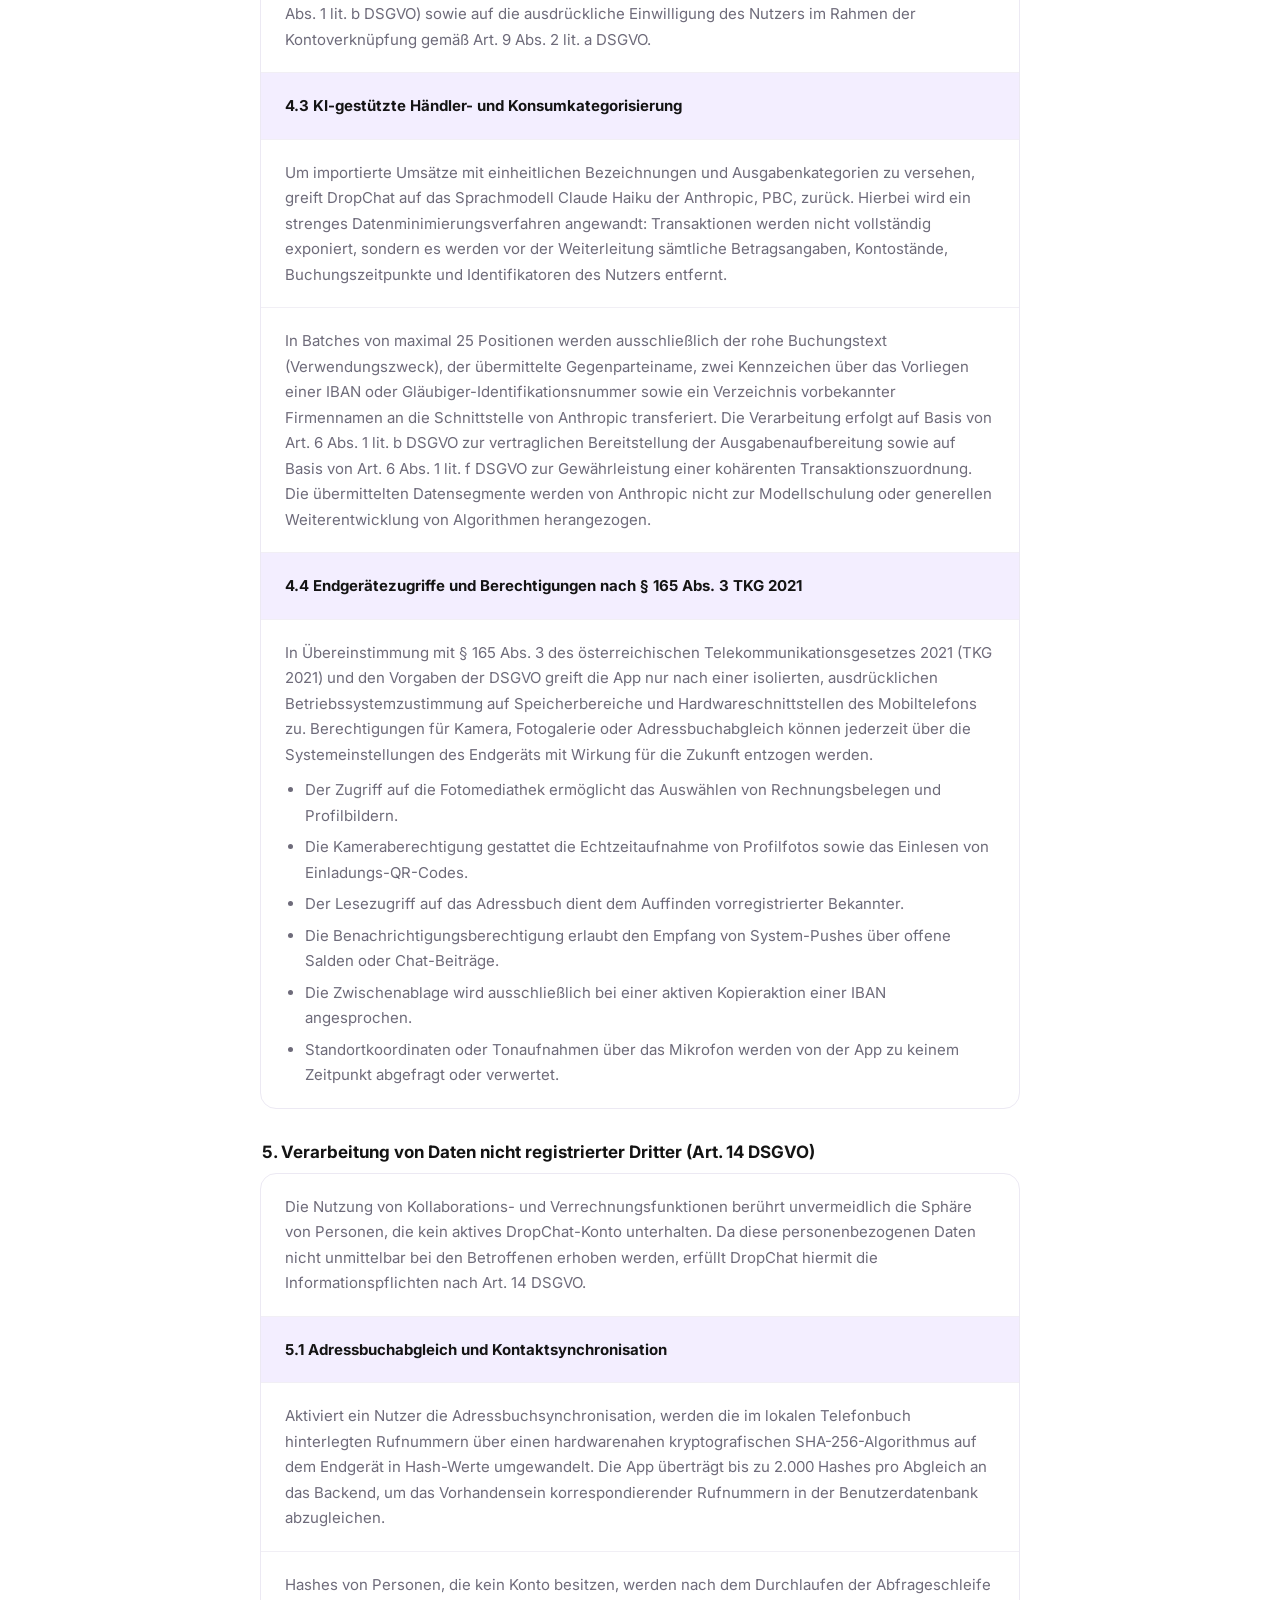
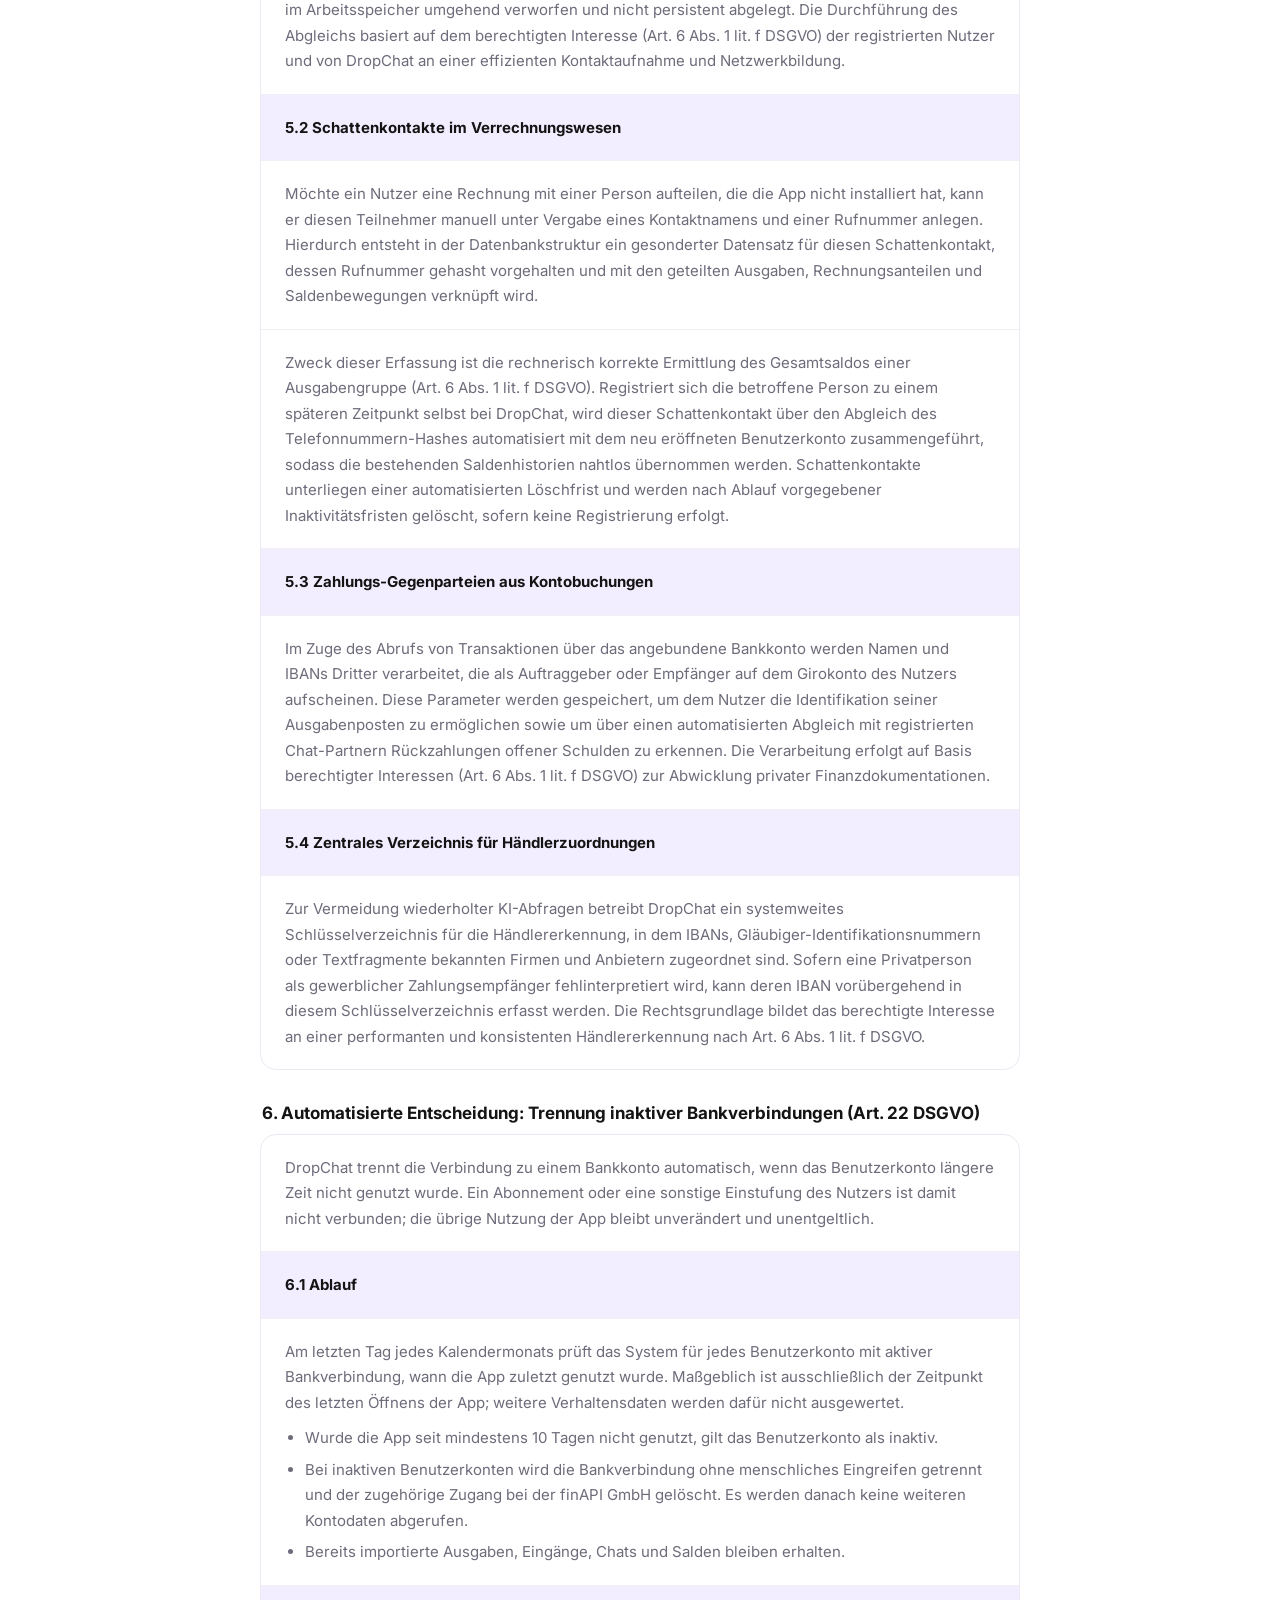
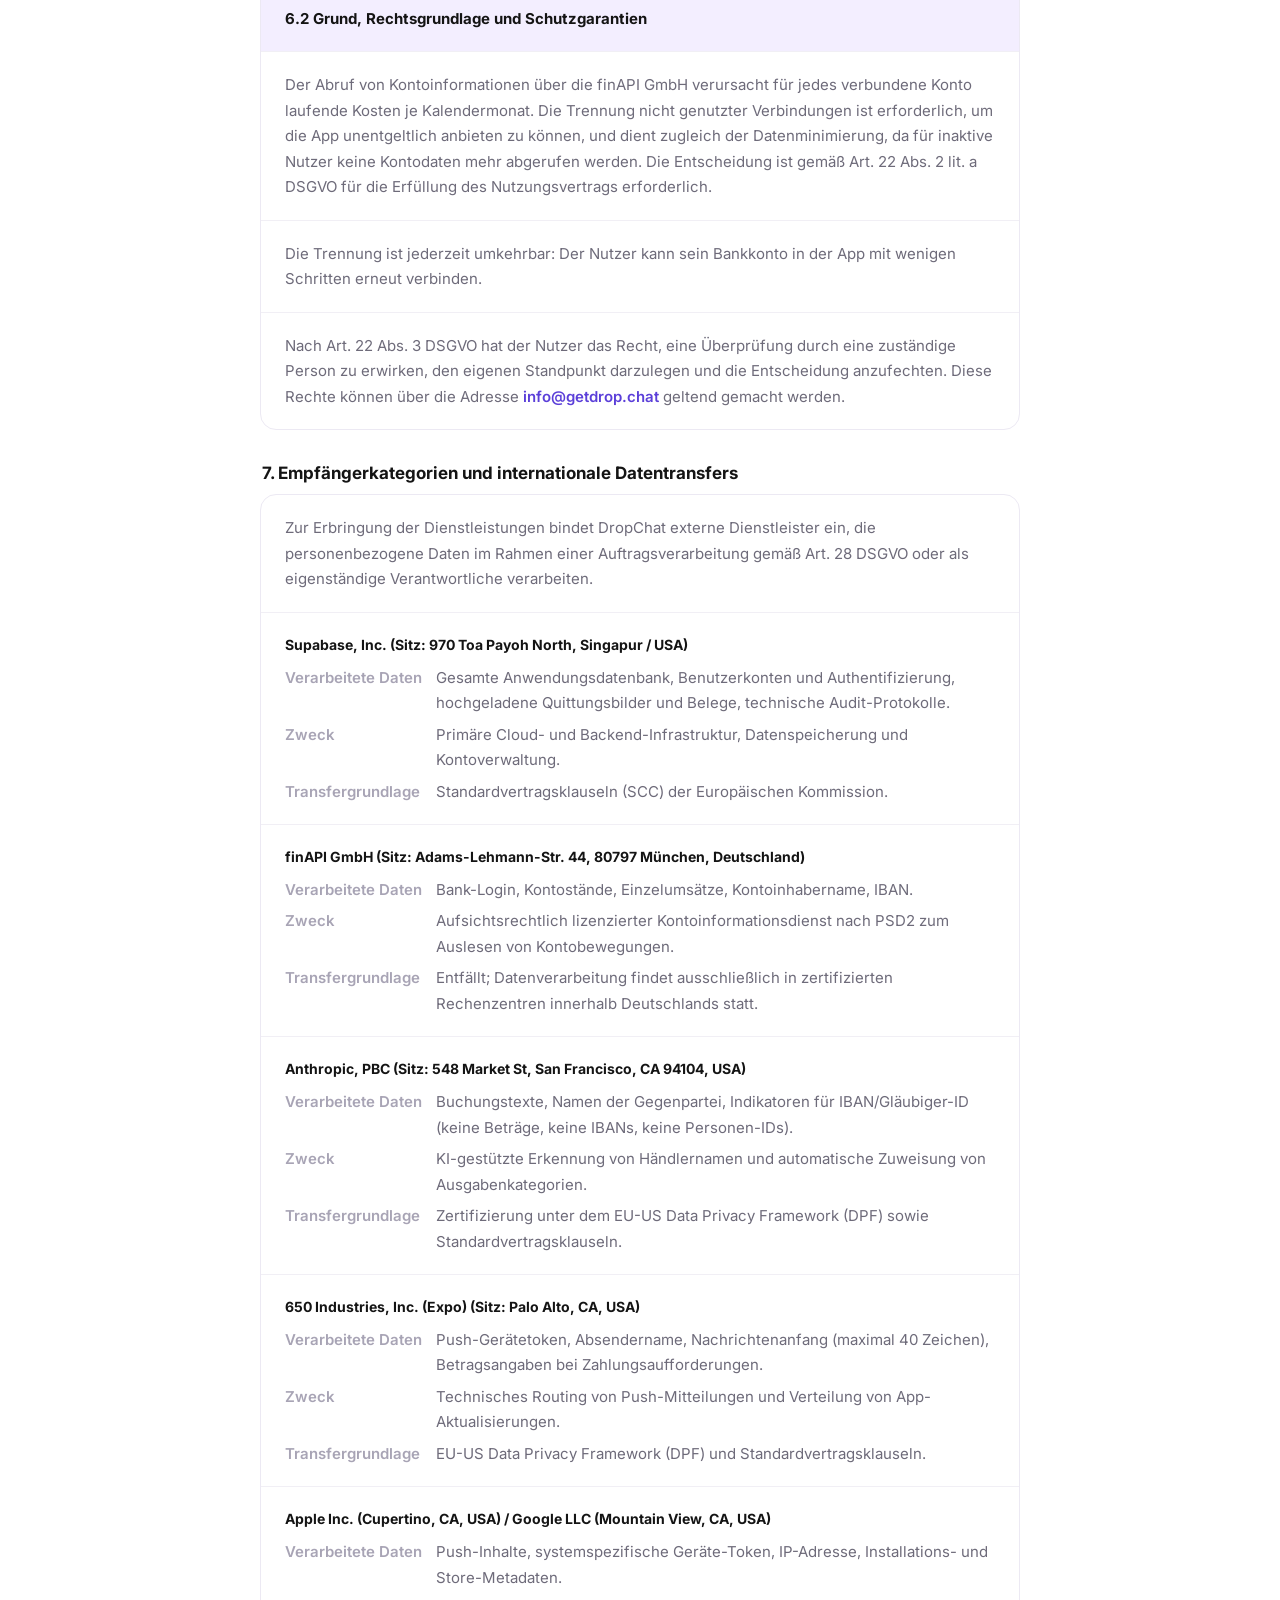
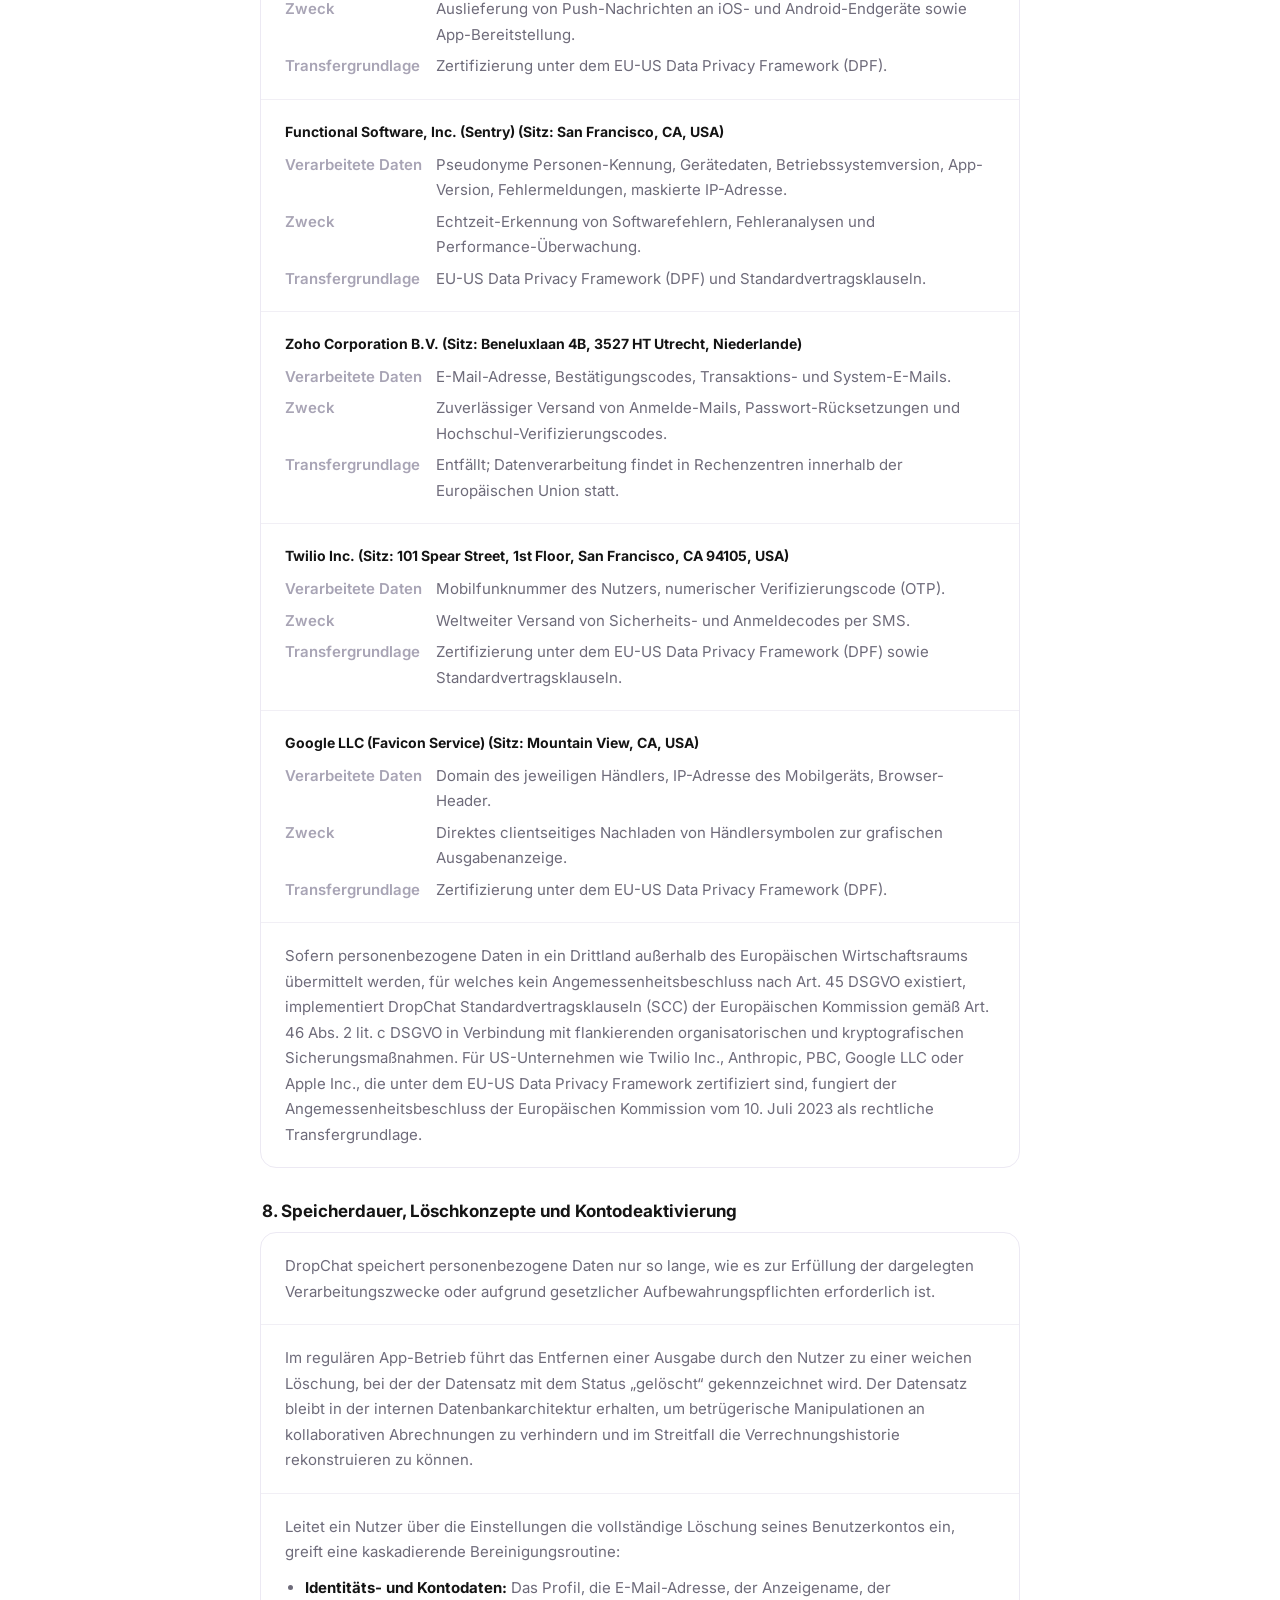
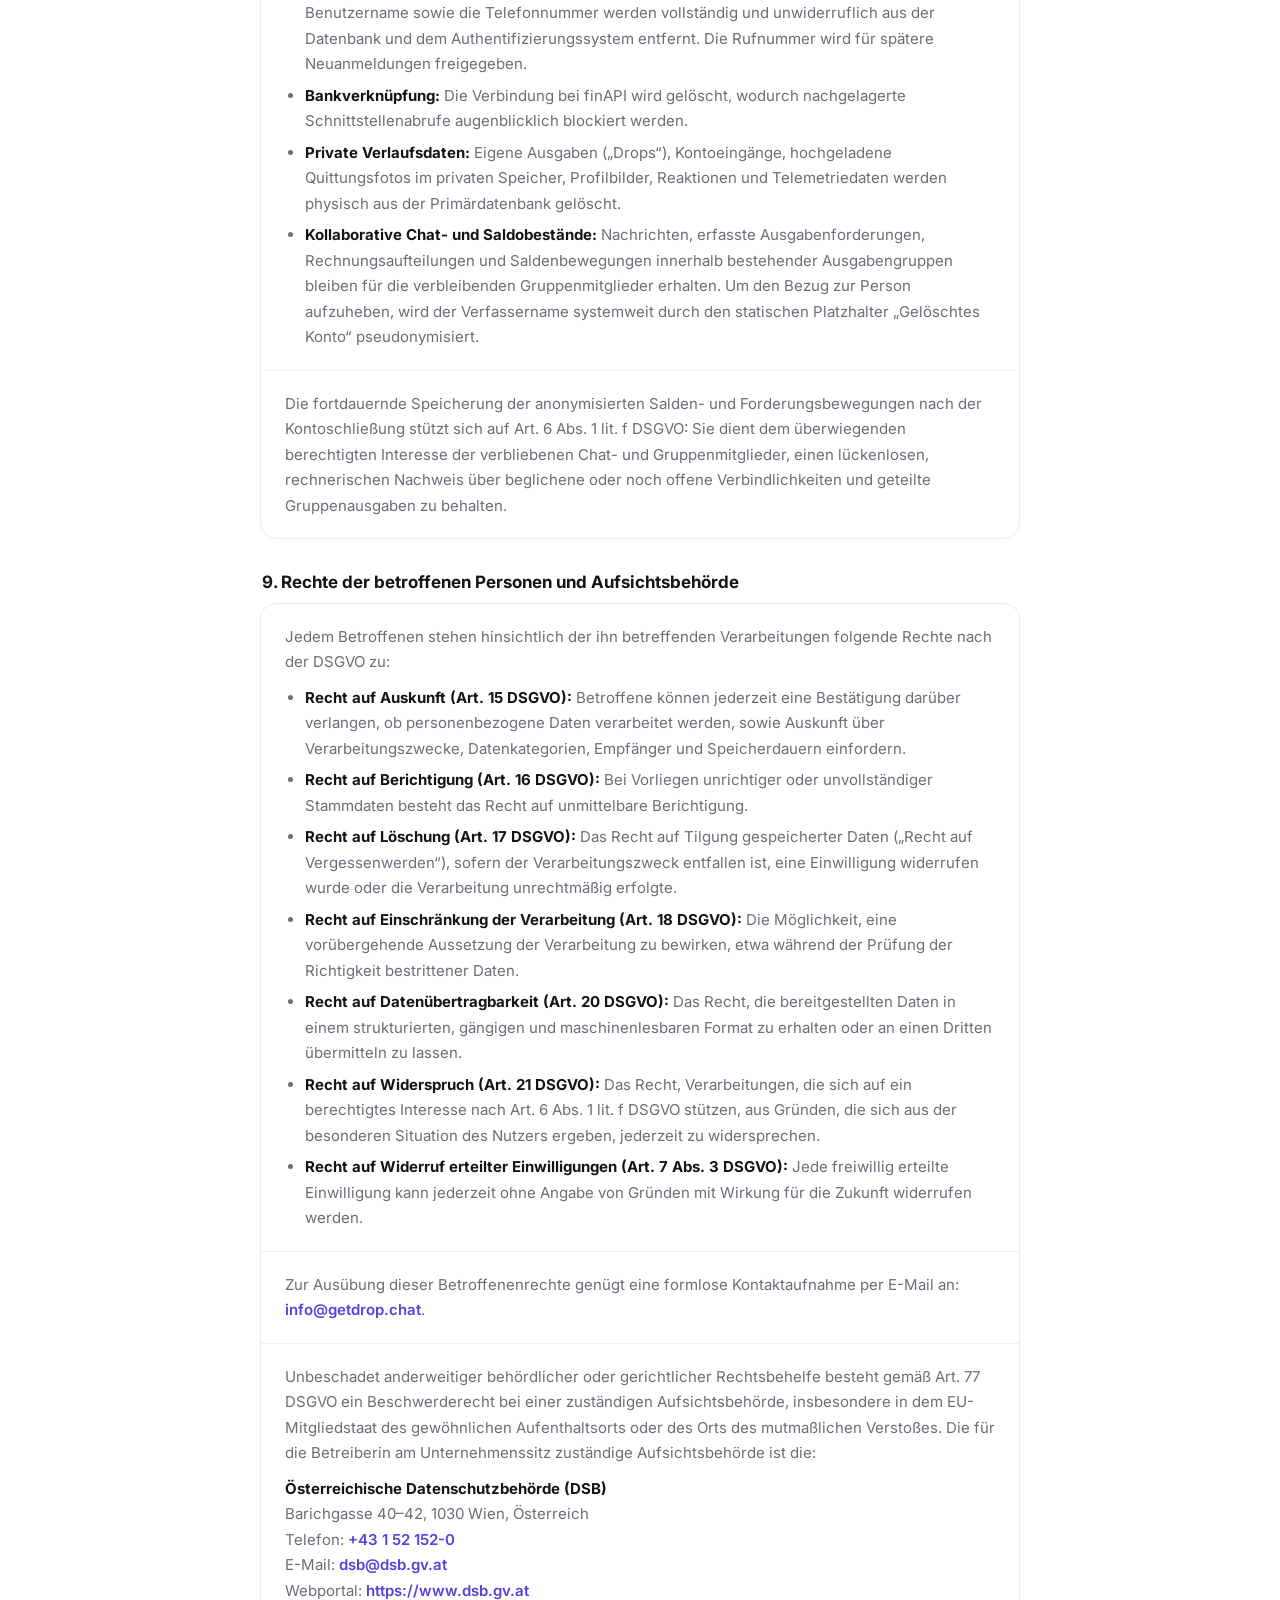
<file: datenschutz.html>
<!DOCTYPE html>
<html lang="de">
<head>
<meta charset="UTF-8" />
<meta name="viewport" content="width=device-width, initial-scale=1.0" />
<title>Datenschutzerklärung – DropChat</title>
<meta name="description" content="Datenschutzerklärung von DropChat." />
<meta name="theme-color" content="#FFFFFF" />
<link rel="icon" href="favicon.png" type="image/png" />
<link rel="preconnect" href="https://fonts.googleapis.com" />
<link rel="preconnect" href="https://fonts.gstatic.com" crossorigin />
<link href="https://fonts.googleapis.com/css2?family=Inter:wght@500;600;700;800&display=swap" rel="stylesheet" />
<link rel="stylesheet" href="styles.css" />
</head>
<body>
  <header class="kopf">
    <div class="kopf-innen">
      <a class="zurueck" href="index.html" aria-label="Zurück">
        <svg width="24" height="24" viewBox="0 0 24 24" fill="none" stroke="currentColor" stroke-width="2" stroke-linecap="round" stroke-linejoin="round" aria-hidden="true"><path d="M15 6l-6 6 6 6" /></svg>
        <span class="zurueck-text">Zurück</span>
      </a>
      <h1 class="kopf-titel">Datenschutzerklärung</h1>
    </div>
  </header>

  <main class="seite">

    <p class="einleitung">
      Datenschutzerklärung für die mobile Applikation und Website von DropChat. Fassung gültig ab 1.11.2026.
    </p>

    <h2 class="abschnitt-titel">1. Rechtlicher Rahmen und Unternehmensangaben</h2>
    <section class="karte">
      <p class="karte-text">Die mobile Applikation DropChat sowie das zugehörige Webportal unter <a href="https://getdrop.chat">https://getdrop.chat</a> werden von der DropChat FlexKapG betrieben. Gegenstand des Unternehmens ist die Bereitstellung einer kollaborativen Softwareinfrastruktur zur Dokumentation, Aufteilung und rechnerischen Verrechnung privater Auslagen unter natürlichen Personen. Die Betreiberin erbringt weder Zahlungsdienste im Sinne des Zahlungsdienstegesetzes 2018 (ZaDiG 2018) noch Bankgeschäfte im Sinne des Bankwesengesetzes (BWG) und führt keine treuhänderische Verwahrung von Geldern oder Veranlassung von Zahlungstransaktionen durch. Ebenso wenig wird ein Inkassogewerbe nach § 118 GewO betrieben.</p>
      <div class="karte-text">
        <p>Verantwortliche Stelle für die Verarbeitungen personenbezogener Daten im Sinne des Art. 4 Nr. 7 der Verordnung (EU) 2016/679 (Datenschutz-Grundverordnung, nachfolgend DSGVO) sowie des österreichischen Datenschutzgesetzes (DSG) ist die:</p>
        <p class="karte-anschrift">
          <strong>DropChat FlexKapG</strong><br />
          Kaasgrabengasse 75/3, 1190 Wien, Österreich<br />
          Firmenbuchnummer: FN 687084v<br />
          Firmenbuchgericht: Handelsgericht Wien<br />
          Zuständige Gewerbebehörde: Magistratisches Bezirksamt für den 18./19. Bezirk<br />
          Mitgliedschaft: Wirtschaftskammer Wien, Fachgruppe UBIT<br />
          E-Mail-Kontakt: <a href="mailto:info@getdrop.chat">info@getdrop.chat</a>
        </p>
      </div>
      <p class="karte-text">Die Inanspruchnahme der Dienste richtet sich an Verbraucher im Sinne des § 1 Abs. 1 Z 2 KSchG. In Übereinstimmung mit § 3 Abs. 4 der Allgemeinen Geschäftsbedingungen (AGB) von DropChat sowie § 4 Abs. 4 DSG setzt die rechtswirksame Nutzung der Dienste die Vollendung des 14. Lebensjahres voraus. Eine Registrierung oder Übermittlung von Daten durch Personen vor Vollendung dieses Alters ist unzulässig.</p>
    </section>

    <h2 class="abschnitt-titel">2. Systemarchitektur, Datenfluss und technische Sicherheitsmaßnahmen</h2>
    <section class="karte">
      <p class="karte-text">Die Bereitstellung der App DropChat und der Website stützt sich auf eine verteilte Cloud-Infrastruktur, die nach den Prinzipien des Privacy by Design und Privacy by Default gemäß Art. 25 DSGVO konzipiert ist. Die technische Gesamtarchitektur erfordert für ihren Betrieb das koordinierte Zusammenspiel spezialisierter Infrastrukturkomponenten, die vom Primärdatenspeicher über Schnittstellen für Kontoinformationen bis hin zu externen Sprachmodellen reichen.</p>
      <p class="karte-text">Im Rahmen der Systemarchitektur kommuniziert die auf dem Endgerät ausgeführte Applikation direkt mit ausgewählten Drittsystemen: Das Bank-Login erfolgt isoliert über die Schnittstelle der finAPI GmbH, Fehlerprotokolle werden an Sentry (Functional Software, Inc.) übertragen, und Händlerlogos werden clientseitig über Google LLC geladen. Der zentrale Datenbestand, die Benutzerverwaltung und die Anwendungslogik werden über die Backend-Infrastruktur von Supabase bereitgestellt. Von dort aus erfolgt das automatisierte Routing spezifischer Datenfragmente an nachgelagerte Dienste: Segmentierte Transaktionsdaten werden über eine Schnittstelle an Anthropic, PBC übermittelt, Push-Mitteilungen über Expo sowie Apple bzw. Google ausgeliefert, Systemnachrichten über Zoho Mail versendet und SMS-Verifizierungscodes über Twilio Inc. zugestellt.</p>
      <p class="karte-text">Die Sicherung der verarbeiteten Datenbestände erfolgt auf Basis adäquater technischer und organisatorischer Maßnahmen nach Art. 32 DSGVO: Sämtliche Kommunikationsprozesse zwischen dem Endgerät der Nutzer und den Cloud-Endpunkten werden über TLS 1.2 und TLS 1.3 verschlüsselt. Datenbankbestände sowie automatisierte System-Snapshots bei Supabase unterliegen einer lückenlosen hardware- oder softwaregestützten AES-256-Verschlüsselung im Ruhezustand (At-Rest).</p>
      <p class="karte-text">Auf Ebene des Dateispeichers implementiert das System eine strikte Segregation zwischen öffentlichen und privaten Datenbereichen. Während Nutzerprofilbilder in einem öffentlichen Speichersegment verwahrt werden, um eine latenzfreie Anzeige in Feeds und Gruppenchats zu gewährleisten, lagern Transaktionsbelege und Fotos privater Ausgaben („Drops“) in einem isolierten, privaten Speicherbereich. Der Zugriff auf private Bilddokumente wird softwareseitig über zeitlich eng begrenzte, kryptografisch signierte Internetadressen (signierte URLs) gesteuert und ausschließlich authentifizierten Nutzern mit einer verifizierten Chat- oder Gruppenberechtigung gewährt. Passwörter werden niemals in lesbarer Form, sondern ausschließlich als kryptografische Hashes über das Authentifizierungsmodul von Supabase gespeichert.</p>
    </section>

    <h2 class="abschnitt-titel">3. Datenverarbeitungsprozesse und Rechtsgrundlagen</h2>
    <section class="karte">
      <p class="karte-text">Die Verarbeitung personenbezogener Daten im Rahmen der DropChat-Applikation und des Webportals unterteilt sich in folgende strukturierte Verarbeitungsbereiche:</p>
      <div class="karte-text">
        <h3 class="bereich-titel">Webserver-Logfiles</h3>
        <dl class="bereich">
          <dt>Verarbeitete Daten</dt>
          <dd>IP-Adresse des Endgeräts, Datum und Uhrzeit des Abrufs, aufgerufene URL und Dateiname, Browsertyp, Betriebssystem, HTTP-Statuscode.</dd>
          <dt>Zweck</dt>
          <dd>Bereitstellung der Website <a href="https://getdrop.chat">https://getdrop.chat</a>, Sicherstellung des störungsfreien Betriebs, Fehlerbehebung und Schutz vor Cyberangriffen.</dd>
          <dt>Rechtsgrundlage</dt>
          <dd>Art. 6 Abs. 1 lit. f DSGVO (berechtigtes Interesse an der IT-Sicherheit und Systemintegrität).</dd>
          <dt>Empfänger</dt>
          <dd>Webhosting-Provider.</dd>
        </dl>
      </div>
      <div class="karte-text">
        <h3 class="bereich-titel">Interne Identifikatoren</h3>
        <dl class="bereich">
          <dt>Verarbeitete Daten</dt>
          <dd>Systemweit eindeutig generierte Kennungen für Personen und Benutzerkonten.</dd>
          <dt>Zweck</dt>
          <dd>Zuordnung aller Datensätze, Rechte, Mitgliedschaften und Verrechnungsoperationen.</dd>
          <dt>Rechtsgrundlage</dt>
          <dd>Art. 6 Abs. 1 lit. b DSGVO (Erfüllung des Nutzungsvertrags).</dd>
          <dt>Empfänger</dt>
          <dd>Supabase; in pseudonymisierter Form Functional Software, Inc. (Sentry).</dd>
        </dl>
      </div>
      <div class="karte-text">
        <h3 class="bereich-titel">Konto- und Profildaten</h3>
        <dl class="bereich">
          <dt>Verarbeitete Daten</dt>
          <dd>Anzeigename, frei wählbarer Benutzername, QR-Freundescode, Profilbild, Avatarfarbe, Ländereinstellung, Spracheinstellung.</dd>
          <dt>Zweck</dt>
          <dd>Benutzerregistrierung, Bereitstellung der Profilfunktionen, Kontaktsuche und Lokalisierung der Darstellung.</dd>
          <dt>Rechtsgrundlage</dt>
          <dd>Art. 6 Abs. 1 lit. b DSGVO (Vertragserfüllung).</dd>
          <dt>Empfänger</dt>
          <dd>Supabase; im Rahmen von Benachrichtigungen auch Push-Zustelldienste (Expo, Apple, Google).</dd>
        </dl>
      </div>
      <div class="karte-text">
        <h3 class="bereich-titel">Authentifizierungsdaten</h3>
        <dl class="bereich">
          <dt>Verarbeitete Daten</dt>
          <dd>Telefonnummer, E-Mail-Adresse, kryptografischer Passwort-Hash, Einweg-Hashwert der Mobilfunknummer (SHA-256), Status der Zwei-Faktor-Authentifizierung.</dd>
          <dt>Zweck</dt>
          <dd>Sichere Authentifizierung beim Login, Versand von Einmal-Sicherheitscodes (OTP), Zurücksetzen des Zugangskennworts.</dd>
          <dt>Rechtsgrundlage</dt>
          <dd>Art. 6 Abs. 1 lit. b DSGVO (Vertragserfüllung) sowie Art. 6 Abs. 1 lit. f DSGVO (Sicherheit der Kontozugänge).</dd>
          <dt>Empfänger</dt>
          <dd>Supabase (Authentifizierungsmodul), Zoho Mail, Twilio Inc. (SMS-Gateway).</dd>
        </dl>
      </div>
      <div class="karte-text">
        <h3 class="bereich-titel">Hochschul-Zugehörigkeit</h3>
        <dl class="bereich">
          <dt>Verarbeitete Daten</dt>
          <dd>Hochschulkennung, offizielle Campus-E-Mail-Adresse, Prüfcode-Hash, Zeitstempel der Bestätigung.</dd>
          <dt>Zweck</dt>
          <dd>Verifikation des Studierendenstatus und Generierung aggregierter Hochschul-Auswertungen.</dd>
          <dt>Rechtsgrundlage</dt>
          <dd>Art. 6 Abs. 1 lit. b DSGVO (Vertragserfüllung).</dd>
          <dt>Empfänger</dt>
          <dd>Supabase, Zoho Mail (Zustellung des Verifizierungscodes).</dd>
        </dl>
      </div>
      <div class="karte-text">
        <h3 class="bereich-titel">Bankverbindungs-Metadaten</h3>
        <dl class="bereich">
          <dt>Verarbeitete Daten</dt>
          <dd>Technische finAPI-Benutzerkennung, Bankleitzahl/BIC, Kontotyp, maskierte IBAN, Saldo, Ablaufdatum der Abruferlaubnis.</dd>
          <dt>Zweck</dt>
          <dd>Verwaltung der Kontobindung nach PSD2, Kontostandsverlauf, Erinnerung an die Erneuerung der Zugriffserlaubnis.</dd>
          <dt>Rechtsgrundlage</dt>
          <dd>Art. 6 Abs. 1 lit. b DSGVO (Vertragserfüllung).</dd>
          <dt>Empfänger</dt>
          <dd>finAPI GmbH, Supabase.</dd>
        </dl>
      </div>
      <div class="karte-text">
        <h3 class="bereich-titel">Umsatz- und Buchungsdaten</h3>
        <dl class="bereich">
          <dt>Verarbeitete Daten</dt>
          <dd>Buchungsbetrag, Zeitstempel, Buchungsstatus, Name der Gegenpartei, IBAN der Gegenpartei, Kontostand nach Buchung, Ausgabengrößenklasse.</dd>
          <dt>Zweck</dt>
          <dd>Import und Verwaltung von Ausgaben („Drops“), Ausgabensplitting in Gruppen, Verrechnung von Verbindlichkeiten.</dd>
          <dt>Rechtsgrundlage</dt>
          <dd>Art. 6 Abs. 1 lit. b DSGVO (Vertragserfüllung).</dd>
          <dt>Empfänger</dt>
          <dd>finAPI GmbH, Supabase; berechtigte Gruppen- und Chatmitglieder.</dd>
        </dl>
      </div>
      <div class="karte-text">
        <h3 class="bereich-titel">Kategorisierung und Händlererkennung</h3>
        <dl class="bereich">
          <dt>Verarbeitete Daten</dt>
          <dd>Bereinigter Verwendungszweck, Gegenparteiname, Indikatoren für das Vorhandensein einer IBAN bzw. Gläubiger-Identifikationsnummer.</dd>
          <dt>Zweck</dt>
          <dd>Automatisierte Ermittlung von Firmennamen und Zuweisung passender Ausgabenkategorien.</dd>
          <dt>Rechtsgrundlage</dt>
          <dd>Art. 6 Abs. 1 lit. b DSGVO (Vertragserfüllung) sowie Art. 6 Abs. 1 lit. f DSGVO (berechtigtes Interesse an strukturierter Belegerfassung).</dd>
          <dt>Empfänger</dt>
          <dd>Anthropic, PBC (Claude API).</dd>
        </dl>
      </div>
      <div class="karte-text">
        <h3 class="bereich-titel">Händler-Grafiken</h3>
        <dl class="bereich">
          <dt>Verarbeitete Daten</dt>
          <dd>Extrahierte Internetdomain des Händlers, IP-Adresse des anfragenden Mobilgeräts, Browser-Informationen.</dd>
          <dt>Zweck</dt>
          <dd>Grafische Aufbereitung der Ausgabenlisten mit Symbolen und Firmenlogos.</dd>
          <dt>Rechtsgrundlage</dt>
          <dd>Art. 6 Abs. 1 lit. f DSGVO (berechtigtes Interesse an ansprechender Benutzeroberfläche).</dd>
          <dt>Empfänger</dt>
          <dd>Google LLC (Favicon Service).</dd>
        </dl>
      </div>
      <div class="karte-text">
        <h3 class="bereich-titel">Chat- und Kollaborationsdaten</h3>
        <dl class="bereich">
          <dt>Verarbeitete Daten</dt>
          <dd>Chat-Identifikatoren, Teilnehmermetadaten, Nachrichtentexte, Lesebestätigungen, Systemereignisse.</dd>
          <dt>Zweck</dt>
          <dd>Bereitstellung von Gruppen- und Einzelchats, Abstimmung von Rechnungen.</dd>
          <dt>Rechtsgrundlage</dt>
          <dd>Art. 6 Abs. 1 lit. b DSGVO (Vertragserfüllung).</dd>
          <dt>Empfänger</dt>
          <dd>Supabase; Push-Dienste (Auszug der Nachricht).</dd>
        </dl>
      </div>
      <div class="karte-text">
        <h3 class="bereich-titel">Saldoverrechnung und Rechnungsanteile</h3>
        <dl class="bereich">
          <dt>Verarbeitete Daten</dt>
          <dd>Geteilte Gesamtausgaben, Kostenquoten je Person, eingetragene Rückzahlungen, Saldenverrechnungsdaten, Auszahlungs-IBAN.</dd>
          <dt>Zweck</dt>
          <dd>Mathematische Aufteilung und Ermittlung wechselseitiger Forderungen und Verbindlichkeiten.</dd>
          <dt>Rechtsgrundlage</dt>
          <dd>Art. 6 Abs. 1 lit. b DSGVO (Vertragserfüllung).</dd>
          <dt>Empfänger</dt>
          <dd>Supabase; jeweilige Verrechnungspartner.</dd>
        </dl>
      </div>
      <div class="karte-text">
        <h3 class="bereich-titel">Transaktionsabgleich für Rückzahlungen</h3>
        <dl class="bereich">
          <dt>Verarbeitete Daten</dt>
          <dd>Betrag, Absendername und IBAN eingegangener Banküberweisungen.</dd>
          <dt>Zweck</dt>
          <dd>Automatisierter Abgleich zur Feststellung und Quittierung beglichener Privatschulden.</dd>
          <dt>Rechtsgrundlage</dt>
          <dd>Art. 6 Abs. 1 lit. b DSGVO (Vertragserfüllung).</dd>
          <dt>Empfänger</dt>
          <dd>Supabase (rein serverseitiger Vergleich).</dd>
        </dl>
      </div>
      <div class="karte-text">
        <h3 class="bereich-titel">Interaktions- und Feeddaten</h3>
        <dl class="bereich">
          <dt>Verarbeitete Daten</dt>
          <dd>Freundschaftsverknüpfungen, Sperrvermerke, Emoji-Reaktionen, Lesestatus und Beitragsreichweiten.</dd>
          <dt>Zweck</dt>
          <dd>Bereitstellung des gemeinsamen Aktivitäts-Feeds und sozialer Feedback-Möglichkeiten.</dd>
          <dt>Rechtsgrundlage</dt>
          <dd>Art. 6 Abs. 1 lit. b DSGVO (Vertragserfüllung).</dd>
          <dt>Empfänger</dt>
          <dd>Supabase; durch den Nutzer berechtigte Kontakte.</dd>
        </dl>
      </div>
      <div class="karte-text">
        <h3 class="bereich-titel">Telemetrie und Onboarding</h3>
        <dl class="bereich">
          <dt>Verarbeitete Daten</dt>
          <dd>Aufgerufene App-Ansichten, Verweildauern, Abbruchschritte im Onboarding, Interaktionsschritte bei der Bankanbindung, Teilen-Ereignisse.</dd>
          <dt>Zweck</dt>
          <dd>Erkennung von Bedienproblemen, Optimierung der App-Performance und Feststellung der letzten Nutzung für die Aktivitätsprüfung der Bankverbindung (Abschnitt 6).</dd>
          <dt>Rechtsgrundlage</dt>
          <dd>Art. 6 Abs. 1 lit. f DSGVO (berechtigtes Interesse an Stabilität und Benutzerfreundlichkeit).</dd>
          <dt>Empfänger</dt>
          <dd>Supabase (rein proprietär verarbeitet).</dd>
        </dl>
      </div>
      <div class="karte-text">
        <h3 class="bereich-titel">Aktivitätsprüfung der Bankverbindung</h3>
        <dl class="bereich">
          <dt>Verarbeitete Daten</dt>
          <dd>Zeitpunkt der letzten Nutzung der App, Status der Bankverbindung.</dd>
          <dt>Zweck</dt>
          <dd>Automatische Trennung der Bankverbindung bei Inaktivität (siehe Abschnitt 6).</dd>
          <dt>Rechtsgrundlage</dt>
          <dd>Art. 6 Abs. 1 lit. b DSGVO (Vertragserfüllung) i.V.m. Art. 22 Abs. 2 lit. a DSGVO.</dd>
          <dt>Empfänger</dt>
          <dd>Supabase, finAPI GmbH (Löschung der Bankverbindung).</dd>
        </dl>
      </div>
      <div class="karte-text">
        <h3 class="bereich-titel">Systemstabilität und Fehlerberichte</h3>
        <dl class="bereich">
          <dt>Verarbeitete Daten</dt>
          <dd>Pseudonyme Personen-Kennung, Gerätemodell, Betriebssystem, App-Version, Fehlermeldung, maskierte IP-Adresse.</dd>
          <dt>Zweck</dt>
          <dd>Schnelle Behebung von Softwarefehlern und Gewährleistung der Systemstabilität.</dd>
          <dt>Rechtsgrundlage</dt>
          <dd>Art. 6 Abs. 1 lit. f DSGVO (berechtigtes Interesse an Stabilität und IT-Sicherheit).</dd>
          <dt>Empfänger</dt>
          <dd>Functional Software, Inc. (Sentry).</dd>
        </dl>
      </div>
      <div class="karte-text">
        <h3 class="bereich-titel">Compliance- und Revisionsprotokolle</h3>
        <dl class="bereich">
          <dt>Verarbeitete Daten</dt>
          <dd>Dokumentierte Einwilligungen (Typ, Version und Zeitstempel), Support-Meldungen, Systemprüfprotokolle (Audit-Logs).</dd>
          <dt>Zweck</dt>
          <dd>Nachweis der datenschutzrechtlichen Compliance, Beantwortung von Nutzeranfragen, IT-Revisionssicherheit.</dd>
          <dt>Rechtsgrundlage</dt>
          <dd>Art. 6 Abs. 1 lit. c DSGVO (Erfüllung rechtlicher Dokumentationspflichten) sowie Art. 6 Abs. 1 lit. f DSGVO.</dd>
          <dt>Empfänger</dt>
          <dd>Supabase.</dd>
        </dl>
      </div>
      <p class="karte-text">Die Erfassung von Stammdaten wie Telefonnummer, Anzeigename und Anmeldekennungen ist zur Bereitstellung des Dienstes unabdingbar. Eine Verweigerung dieser Daten schließt den Abschluss eines Nutzungsvertrages und die Kontoführung aus. Demgegenüber stehen freiwillig hinterlegte Parameter wie Profilfotos oder Campus-Zugehörigkeiten, deren Wegfall lediglich die Inanspruchnahme der jeweiligen Zusatzfunktion verhindert.</p>
    </section>

    <h2 class="abschnitt-titel">4. Spezifische Funktions- und Datenverarbeitungsmodalitäten</h2>
    <section class="karte">
      <h3 class="karte-text karte-unter">4.1 Bereitstellung der Website (getdrop.chat), Server-Logfiles und Cookies</h3>
      <div class="karte-text">
        <p>Beim Aufruf unserer Website <a href="https://getdrop.chat">https://getdrop.chat</a> verarbeitet der eingesetzte Webserver automatisiert technische Zugriffsdaten in sogenannten Server-Logfiles. Hierzu gehören:</p>
        <ul class="karte-liste">
          <li>Die IP-Adresse des anfragenden Endgeräts</li>
          <li>Datum und Uhrzeit des Zugriffs</li>
          <li>Die aufgerufene Seite bzw. URL und Dateiname</li>
          <li>Die übertragene Datenmenge und der HTTP-Statuscode</li>
          <li>Der verwendete Browser nebst Softwareversion sowie das Betriebssystem des Endgeräts</li>
          <li>Die zuvor besuchte Internetseite (Referrer-URL)</li>
        </ul>
      </div>
      <p class="karte-text">Die Verarbeitung dieser Daten erfolgt auf Grundlage von Art. 6 Abs. 1 lit. f DSGVO. Unser berechtigtes Interesse besteht in der technisch fehlerfreien Bereitstellung der Website, der Optimierung der Systemstabilität sowie der Erkennung und Abwehr von Cyberangriffen. Die Server-Logfiles werden rollierend nach spätestens 14 Tagen gelöscht oder irreversibel anonymisiert, es sei denn, eine längere Aufbewahrung ist zur Aufklärung konkreter Angriffe oder Störfälle rechtlich geboten.</p>
      <p class="karte-text">Unsere Website <a href="https://getdrop.chat">https://getdrop.chat</a> wird rein informativ betrieben. Wir setzen keine zustimmungspflichtigen Cookies, Tracking-Pixel oder Werbe-Analytics-Tools ein. Es findet kein websiteübergreifendes Profiling der Besucher statt.</p>
      <h3 class="karte-text karte-unter">4.2 Integration von Bankkonten über PSD2-Schnittstellen</h3>
      <p class="karte-text">Nutzern steht die Möglichkeit offen, ein bestehendes Girokonto über das PSD2-Schnittstellensystem mit DropChat zu verknüpfen. Der Abruf der Kontoinformationen wird aufsichtsrechtlich und technisch durch die finAPI GmbH, Adams-Lehmann-Straße 44, 80797 München, Deutschland, realisiert. Die finAPI GmbH agiert als von der Bundesanstalt für Finanzdienstleistungsaufsicht (BaFin) beaufsichtigter Kontoinformationsdienstleister. Hinsichtlich der Authentifizierung am Online-Banking des Nutzers sowie des technischen Abrufens der Kontoumsätze bei der zuständigen Bank fungiert die finAPI GmbH als datenschutzrechtlich eigenständiger Verantwortlicher.</p>
      <p class="karte-text">Die Eingabe sensibler Bank-Authentifizierungsmerkmale wie Anmeldename, PIN oder Transaktionsnummern (TAN) findet ausschließlich auf den gesicherten Servern der finAPI GmbH bzw. über die Schnittstelle der Bank des Nutzers statt. Die DropChat FlexKapG erlangt zu keinem Zeitpunkt Einblick in oder Zugriff auf diese Zugangsdaten. Nach erfolgreicher Autorisierung ruft DropChat Salden, IBAN, Kontoname und Umsatzzeilen über die finAPI-Programmierschnittstelle ab.</p>
      <p class="karte-text">Da Bankbuchungsdaten und Verwendungszwecke im Einzelfall Informationen über weltanschauliche Überzeugungen, politische Haltungen, Gewerkschaftszugehörigkeiten oder gesundheitliche Belange beinhalten können, ist die Verarbeitung besonderer Kategorien personenbezogener Daten im Sinne des Art. 9 Abs. 1 DSGVO nicht auszuschließen. Diese Daten werden nicht zur Profilbildung dieser sensiblen Merkmale herangezogen, sondern rein als technische Bestandteile des vom Nutzer initiierten Buchungsabrufs verarbeitet. Die rechtliche Legitimation für die Verarbeitung dieser Begleitdaten stützt sich auf die Vertragserfüllung (Art. 6 Abs. 1 lit. b DSGVO) sowie auf die ausdrückliche Einwilligung des Nutzers im Rahmen der Kontoverknüpfung gemäß Art. 9 Abs. 2 lit. a DSGVO.</p>
      <h3 class="karte-text karte-unter">4.3 KI-gestützte Händler- und Konsumkategorisierung</h3>
      <p class="karte-text">Um importierte Umsätze mit einheitlichen Bezeichnungen und Ausgabenkategorien zu versehen, greift DropChat auf das Sprachmodell Claude Haiku der Anthropic, PBC, zurück. Hierbei wird ein strenges Datenminimierungsverfahren angewandt: Transaktionen werden nicht vollständig exponiert, sondern es werden vor der Weiterleitung sämtliche Betragsangaben, Kontostände, Buchungszeitpunkte und Identifikatoren des Nutzers entfernt.</p>
      <p class="karte-text">In Batches von maximal 25 Positionen werden ausschließlich der rohe Buchungstext (Verwendungszweck), der übermittelte Gegenparteiname, zwei Kennzeichen über das Vorliegen einer IBAN oder Gläubiger-Identifikationsnummer sowie ein Verzeichnis vorbekannter Firmennamen an die Schnittstelle von Anthropic transferiert. Die Verarbeitung erfolgt auf Basis von Art. 6 Abs. 1 lit. b DSGVO zur vertraglichen Bereitstellung der Ausgabenaufbereitung sowie auf Basis von Art. 6 Abs. 1 lit. f DSGVO zur Gewährleistung einer kohärenten Transaktionszuordnung. Die übermittelten Datensegmente werden von Anthropic nicht zur Modellschulung oder generellen Weiterentwicklung von Algorithmen herangezogen.</p>
      <h3 class="karte-text karte-unter">4.4 Endgerätezugriffe und Berechtigungen nach § 165 Abs. 3 TKG 2021</h3>
      <div class="karte-text">
        <p>In Übereinstimmung mit § 165 Abs. 3 des österreichischen Telekommunikationsgesetzes 2021 (TKG 2021) und den Vorgaben der DSGVO greift die App nur nach einer isolierten, ausdrücklichen Betriebssystemzustimmung auf Speicherbereiche und Hardwareschnittstellen des Mobiltelefons zu. Berechtigungen für Kamera, Fotogalerie oder Adressbuchabgleich können jederzeit über die Systemeinstellungen des Endgeräts mit Wirkung für die Zukunft entzogen werden.</p>
        <ul class="karte-liste">
          <li>Der Zugriff auf die Fotomediathek ermöglicht das Auswählen von Rechnungsbelegen und Profilbildern.</li>
          <li>Die Kameraberechtigung gestattet die Echtzeitaufnahme von Profilfotos sowie das Einlesen von Einladungs-QR-Codes.</li>
          <li>Der Lesezugriff auf das Adressbuch dient dem Auffinden vorregistrierter Bekannter.</li>
          <li>Die Benachrichtigungsberechtigung erlaubt den Empfang von System-Pushes über offene Salden oder Chat-Beiträge.</li>
          <li>Die Zwischenablage wird ausschließlich bei einer aktiven Kopieraktion einer IBAN angesprochen.</li>
          <li>Standortkoordinaten oder Tonaufnahmen über das Mikrofon werden von der App zu keinem Zeitpunkt abgefragt oder verwertet.</li>
        </ul>
      </div>
    </section>

    <h2 class="abschnitt-titel">5. Verarbeitung von Daten nicht registrierter Dritter (Art. 14 DSGVO)</h2>
    <section class="karte">
      <p class="karte-text">Die Nutzung von Kollaborations- und Verrechnungsfunktionen berührt unvermeidlich die Sphäre von Personen, die kein aktives DropChat-Konto unterhalten. Da diese personenbezogenen Daten nicht unmittelbar bei den Betroffenen erhoben werden, erfüllt DropChat hiermit die Informationspflichten nach Art. 14 DSGVO.</p>
      <h3 class="karte-text karte-unter">5.1 Adressbuchabgleich und Kontaktsynchronisation</h3>
      <p class="karte-text">Aktiviert ein Nutzer die Adressbuchsynchronisation, werden die im lokalen Telefonbuch hinterlegten Rufnummern über einen hardwarenahen kryptografischen SHA-256-Algorithmus auf dem Endgerät in Hash-Werte umgewandelt. Die App überträgt bis zu 2.000 Hashes pro Abgleich an das Backend, um das Vorhandensein korrespondierender Rufnummern in der Benutzerdatenbank abzugleichen.</p>
      <p class="karte-text">Hashes von Personen, die kein Konto besitzen, werden nach dem Durchlaufen der Abfrageschleife im Arbeitsspeicher umgehend verworfen und nicht persistent abgelegt. Die Durchführung des Abgleichs basiert auf dem berechtigten Interesse (Art. 6 Abs. 1 lit. f DSGVO) der registrierten Nutzer und von DropChat an einer effizienten Kontaktaufnahme und Netzwerkbildung.</p>
      <h3 class="karte-text karte-unter">5.2 Schattenkontakte im Verrechnungswesen</h3>
      <p class="karte-text">Möchte ein Nutzer eine Rechnung mit einer Person aufteilen, die die App nicht installiert hat, kann er diesen Teilnehmer manuell unter Vergabe eines Kontaktnamens und einer Rufnummer anlegen. Hierdurch entsteht in der Datenbankstruktur ein gesonderter Datensatz für diesen Schattenkontakt, dessen Rufnummer gehasht vorgehalten und mit den geteilten Ausgaben, Rechnungsanteilen und Saldenbewegungen verknüpft wird.</p>
      <p class="karte-text">Zweck dieser Erfassung ist die rechnerisch korrekte Ermittlung des Gesamtsaldos einer Ausgabengruppe (Art. 6 Abs. 1 lit. f DSGVO). Registriert sich die betroffene Person zu einem späteren Zeitpunkt selbst bei DropChat, wird dieser Schattenkontakt über den Abgleich des Telefonnummern-Hashes automatisiert mit dem neu eröffneten Benutzerkonto zusammengeführt, sodass die bestehenden Saldenhistorien nahtlos übernommen werden. Schattenkontakte unterliegen einer automatisierten Löschfrist und werden nach Ablauf vorgegebener Inaktivitätsfristen gelöscht, sofern keine Registrierung erfolgt.</p>
      <h3 class="karte-text karte-unter">5.3 Zahlungs-Gegenparteien aus Kontobuchungen</h3>
      <p class="karte-text">Im Zuge des Abrufs von Transaktionen über das angebundene Bankkonto werden Namen und IBANs Dritter verarbeitet, die als Auftraggeber oder Empfänger auf dem Girokonto des Nutzers aufscheinen. Diese Parameter werden gespeichert, um dem Nutzer die Identifikation seiner Ausgabenposten zu ermöglichen sowie um über einen automatisierten Abgleich mit registrierten Chat-Partnern Rückzahlungen offener Schulden zu erkennen. Die Verarbeitung erfolgt auf Basis berechtigter Interessen (Art. 6 Abs. 1 lit. f DSGVO) zur Abwicklung privater Finanzdokumentationen.</p>
      <h3 class="karte-text karte-unter">5.4 Zentrales Verzeichnis für Händlerzuordnungen</h3>
      <p class="karte-text">Zur Vermeidung wiederholter KI-Abfragen betreibt DropChat ein systemweites Schlüsselverzeichnis für die Händlererkennung, in dem IBANs, Gläubiger-Identifikationsnummern oder Textfragmente bekannten Firmen und Anbietern zugeordnet sind. Sofern eine Privatperson als gewerblicher Zahlungsempfänger fehlinterpretiert wird, kann deren IBAN vorübergehend in diesem Schlüsselverzeichnis erfasst werden. Die Rechtsgrundlage bildet das berechtigte Interesse an einer performanten und konsistenten Händlererkennung nach Art. 6 Abs. 1 lit. f DSGVO.</p>
    </section>

    <h2 class="abschnitt-titel">6. Automatisierte Entscheidung: Trennung inaktiver Bankverbindungen (Art. 22 DSGVO)</h2>
    <section class="karte">
      <p class="karte-text">DropChat trennt die Verbindung zu einem Bankkonto automatisch, wenn das Benutzerkonto längere Zeit nicht genutzt wurde. Ein Abonnement oder eine sonstige Einstufung des Nutzers ist damit nicht verbunden; die übrige Nutzung der App bleibt unverändert und unentgeltlich.</p>
      <h3 class="karte-text karte-unter">6.1 Ablauf</h3>
      <div class="karte-text">
        <p>Am letzten Tag jedes Kalendermonats prüft das System für jedes Benutzerkonto mit aktiver Bankverbindung, wann die App zuletzt genutzt wurde. Maßgeblich ist ausschließlich der Zeitpunkt des letzten Öffnens der App; weitere Verhaltensdaten werden dafür nicht ausgewertet.</p>
        <ul class="karte-liste">
          <li>Wurde die App seit mindestens 10 Tagen nicht genutzt, gilt das Benutzerkonto als inaktiv.</li>
          <li>Bei inaktiven Benutzerkonten wird die Bankverbindung ohne menschliches Eingreifen getrennt und der zugehörige Zugang bei der finAPI GmbH gelöscht. Es werden danach keine weiteren Kontodaten abgerufen.</li>
          <li>Bereits importierte Ausgaben, Eingänge, Chats und Salden bleiben erhalten.</li>
        </ul>
      </div>
      <h3 class="karte-text karte-unter">6.2 Grund, Rechtsgrundlage und Schutzgarantien</h3>
      <p class="karte-text">Der Abruf von Kontoinformationen über die finAPI GmbH verursacht für jedes verbundene Konto laufende Kosten je Kalendermonat. Die Trennung nicht genutzter Verbindungen ist erforderlich, um die App unentgeltlich anbieten zu können, und dient zugleich der Datenminimierung, da für inaktive Nutzer keine Kontodaten mehr abgerufen werden. Die Entscheidung ist gemäß Art. 22 Abs. 2 lit. a DSGVO für die Erfüllung des Nutzungsvertrags erforderlich.</p>
      <p class="karte-text">Die Trennung ist jederzeit umkehrbar: Der Nutzer kann sein Bankkonto in der App mit wenigen Schritten erneut verbinden.</p>
      <p class="karte-text">Nach Art. 22 Abs. 3 DSGVO hat der Nutzer das Recht, eine Überprüfung durch eine zuständige Person zu erwirken, den eigenen Standpunkt darzulegen und die Entscheidung anzufechten. Diese Rechte können über die Adresse <a href="mailto:info@getdrop.chat">info@getdrop.chat</a> geltend gemacht werden.</p>
    </section>

    <h2 class="abschnitt-titel">7. Empfängerkategorien und internationale Datentransfers</h2>
    <section class="karte">
      <p class="karte-text">Zur Erbringung der Dienstleistungen bindet DropChat externe Dienstleister ein, die personenbezogene Daten im Rahmen einer Auftragsverarbeitung gemäß Art. 28 DSGVO oder als eigenständige Verantwortliche verarbeiten.</p>
      <div class="karte-text">
        <h3 class="bereich-titel">Supabase, Inc. (Sitz: 970 Toa Payoh North, Singapur / USA)</h3>
        <dl class="bereich">
          <dt>Verarbeitete Daten</dt>
          <dd>Gesamte Anwendungsdatenbank, Benutzerkonten und Authentifizierung, hochgeladene Quittungsbilder und Belege, technische Audit-Protokolle.</dd>
          <dt>Zweck</dt>
          <dd>Primäre Cloud- und Backend-Infrastruktur, Datenspeicherung und Kontoverwaltung.</dd>
          <dt>Transfergrundlage</dt>
          <dd>Standardvertragsklauseln (SCC) der Europäischen Kommission.</dd>
        </dl>
      </div>
      <div class="karte-text">
        <h3 class="bereich-titel">finAPI GmbH (Sitz: Adams-Lehmann-Str. 44, 80797 München, Deutschland)</h3>
        <dl class="bereich">
          <dt>Verarbeitete Daten</dt>
          <dd>Bank-Login, Kontostände, Einzelumsätze, Kontoinhabername, IBAN.</dd>
          <dt>Zweck</dt>
          <dd>Aufsichtsrechtlich lizenzierter Kontoinformationsdienst nach PSD2 zum Auslesen von Kontobewegungen.</dd>
          <dt>Transfergrundlage</dt>
          <dd>Entfällt; Datenverarbeitung findet ausschließlich in zertifizierten Rechenzentren innerhalb Deutschlands statt.</dd>
        </dl>
      </div>
      <div class="karte-text">
        <h3 class="bereich-titel">Anthropic, PBC (Sitz: 548 Market St, San Francisco, CA 94104, USA)</h3>
        <dl class="bereich">
          <dt>Verarbeitete Daten</dt>
          <dd>Buchungstexte, Namen der Gegenpartei, Indikatoren für IBAN/Gläubiger-ID (keine Beträge, keine IBANs, keine Personen-IDs).</dd>
          <dt>Zweck</dt>
          <dd>KI-gestützte Erkennung von Händlernamen und automatische Zuweisung von Ausgabenkategorien.</dd>
          <dt>Transfergrundlage</dt>
          <dd>Zertifizierung unter dem EU-US Data Privacy Framework (DPF) sowie Standardvertragsklauseln.</dd>
        </dl>
      </div>
      <div class="karte-text">
        <h3 class="bereich-titel">650 Industries, Inc. (Expo) (Sitz: Palo Alto, CA, USA)</h3>
        <dl class="bereich">
          <dt>Verarbeitete Daten</dt>
          <dd>Push-Gerätetoken, Absendername, Nachrichtenanfang (maximal 40 Zeichen), Betragsangaben bei Zahlungsaufforderungen.</dd>
          <dt>Zweck</dt>
          <dd>Technisches Routing von Push-Mitteilungen und Verteilung von App-Aktualisierungen.</dd>
          <dt>Transfergrundlage</dt>
          <dd>EU-US Data Privacy Framework (DPF) und Standardvertragsklauseln.</dd>
        </dl>
      </div>
      <div class="karte-text">
        <h3 class="bereich-titel">Apple Inc. (Cupertino, CA, USA) / Google LLC (Mountain View, CA, USA)</h3>
        <dl class="bereich">
          <dt>Verarbeitete Daten</dt>
          <dd>Push-Inhalte, systemspezifische Geräte-Token, IP-Adresse, Installations- und Store-Metadaten.</dd>
          <dt>Zweck</dt>
          <dd>Auslieferung von Push-Nachrichten an iOS- und Android-Endgeräte sowie App-Bereitstellung.</dd>
          <dt>Transfergrundlage</dt>
          <dd>Zertifizierung unter dem EU-US Data Privacy Framework (DPF).</dd>
        </dl>
      </div>
      <div class="karte-text">
        <h3 class="bereich-titel">Functional Software, Inc. (Sentry) (Sitz: San Francisco, CA, USA)</h3>
        <dl class="bereich">
          <dt>Verarbeitete Daten</dt>
          <dd>Pseudonyme Personen-Kennung, Gerätedaten, Betriebssystemversion, App-Version, Fehlermeldungen, maskierte IP-Adresse.</dd>
          <dt>Zweck</dt>
          <dd>Echtzeit-Erkennung von Softwarefehlern, Fehleranalysen und Performance-Überwachung.</dd>
          <dt>Transfergrundlage</dt>
          <dd>EU-US Data Privacy Framework (DPF) und Standardvertragsklauseln.</dd>
        </dl>
      </div>
      <div class="karte-text">
        <h3 class="bereich-titel">Zoho Corporation B.V. (Sitz: Beneluxlaan 4B, 3527 HT Utrecht, Niederlande)</h3>
        <dl class="bereich">
          <dt>Verarbeitete Daten</dt>
          <dd>E-Mail-Adresse, Bestätigungscodes, Transaktions- und System-E-Mails.</dd>
          <dt>Zweck</dt>
          <dd>Zuverlässiger Versand von Anmelde-Mails, Passwort-Rücksetzungen und Hochschul-Verifizierungscodes.</dd>
          <dt>Transfergrundlage</dt>
          <dd>Entfällt; Datenverarbeitung findet in Rechenzentren innerhalb der Europäischen Union statt.</dd>
        </dl>
      </div>
      <div class="karte-text">
        <h3 class="bereich-titel">Twilio Inc. (Sitz: 101 Spear Street, 1st Floor, San Francisco, CA 94105, USA)</h3>
        <dl class="bereich">
          <dt>Verarbeitete Daten</dt>
          <dd>Mobilfunknummer des Nutzers, numerischer Verifizierungscode (OTP).</dd>
          <dt>Zweck</dt>
          <dd>Weltweiter Versand von Sicherheits- und Anmeldecodes per SMS.</dd>
          <dt>Transfergrundlage</dt>
          <dd>Zertifizierung unter dem EU-US Data Privacy Framework (DPF) sowie Standardvertragsklauseln.</dd>
        </dl>
      </div>
      <div class="karte-text">
        <h3 class="bereich-titel">Google LLC (Favicon Service) (Sitz: Mountain View, CA, USA)</h3>
        <dl class="bereich">
          <dt>Verarbeitete Daten</dt>
          <dd>Domain des jeweiligen Händlers, IP-Adresse des Mobilgeräts, Browser-Header.</dd>
          <dt>Zweck</dt>
          <dd>Direktes clientseitiges Nachladen von Händlersymbolen zur grafischen Ausgabenanzeige.</dd>
          <dt>Transfergrundlage</dt>
          <dd>Zertifizierung unter dem EU-US Data Privacy Framework (DPF).</dd>
        </dl>
      </div>
      <p class="karte-text">Sofern personenbezogene Daten in ein Drittland außerhalb des Europäischen Wirtschaftsraums übermittelt werden, für welches kein Angemessenheitsbeschluss nach Art. 45 DSGVO existiert, implementiert DropChat Standardvertragsklauseln (SCC) der Europäischen Kommission gemäß Art. 46 Abs. 2 lit. c DSGVO in Verbindung mit flankierenden organisatorischen und kryptografischen Sicherungsmaßnahmen. Für US-Unternehmen wie Twilio Inc., Anthropic, PBC, Google LLC oder Apple Inc., die unter dem EU-US Data Privacy Framework zertifiziert sind, fungiert der Angemessenheitsbeschluss der Europäischen Kommission vom 10. Juli 2023 als rechtliche Transfergrundlage.</p>
    </section>

    <h2 class="abschnitt-titel">8. Speicherdauer, Löschkonzepte und Kontodeaktivierung</h2>
    <section class="karte">
      <p class="karte-text">DropChat speichert personenbezogene Daten nur so lange, wie es zur Erfüllung der dargelegten Verarbeitungszwecke oder aufgrund gesetzlicher Aufbewahrungspflichten erforderlich ist.</p>
      <p class="karte-text">Im regulären App-Betrieb führt das Entfernen einer Ausgabe durch den Nutzer zu einer weichen Löschung, bei der der Datensatz mit dem Status „gelöscht“ gekennzeichnet wird. Der Datensatz bleibt in der internen Datenbankarchitektur erhalten, um betrügerische Manipulationen an kollaborativen Abrechnungen zu verhindern und im Streitfall die Verrechnungshistorie rekonstruieren zu können.</p>
      <div class="karte-text">
        <p>Leitet ein Nutzer über die Einstellungen die vollständige Löschung seines Benutzerkontos ein, greift eine kaskadierende Bereinigungsroutine:</p>
        <ul class="karte-liste">
          <li><strong>Identitäts- und Kontodaten:</strong> Das Profil, die E-Mail-Adresse, der Anzeigename, der Benutzername sowie die Telefonnummer werden vollständig und unwiderruflich aus der Datenbank und dem Authentifizierungssystem entfernt. Die Rufnummer wird für spätere Neuanmeldungen freigegeben.</li>
          <li><strong>Bankverknüpfung:</strong> Die Verbindung bei finAPI wird gelöscht, wodurch nachgelagerte Schnittstellenabrufe augenblicklich blockiert werden.</li>
          <li><strong>Private Verlaufsdaten:</strong> Eigene Ausgaben („Drops“), Kontoeingänge, hochgeladene Quittungsfotos im privaten Speicher, Profilbilder, Reaktionen und Telemetriedaten werden physisch aus der Primärdatenbank gelöscht.</li>
          <li><strong>Kollaborative Chat- und Saldobestände:</strong> Nachrichten, erfasste Ausgabenforderungen, Rechnungsaufteilungen und Saldenbewegungen innerhalb bestehender Ausgabengruppen bleiben für die verbleibenden Gruppenmitglieder erhalten. Um den Bezug zur Person aufzuheben, wird der Verfassername systemweit durch den statischen Platzhalter „Gelöschtes Konto“ pseudonymisiert.</li>
        </ul>
      </div>
      <p class="karte-text">Die fortdauernde Speicherung der anonymisierten Salden- und Forderungsbewegungen nach der Kontoschließung stützt sich auf Art. 6 Abs. 1 lit. f DSGVO: Sie dient dem überwiegenden berechtigten Interesse der verbliebenen Chat- und Gruppenmitglieder, einen lückenlosen, rechnerischen Nachweis über beglichene oder noch offene Verbindlichkeiten und geteilte Gruppenausgaben zu behalten.</p>
    </section>

    <h2 class="abschnitt-titel">9. Rechte der betroffenen Personen und Aufsichtsbehörde</h2>
    <section class="karte">
      <div class="karte-text">
        <p>Jedem Betroffenen stehen hinsichtlich der ihn betreffenden Verarbeitungen folgende Rechte nach der DSGVO zu:</p>
        <ul class="karte-liste">
          <li><strong>Recht auf Auskunft (Art. 15 DSGVO):</strong> Betroffene können jederzeit eine Bestätigung darüber verlangen, ob personenbezogene Daten verarbeitet werden, sowie Auskunft über Verarbeitungszwecke, Datenkategorien, Empfänger und Speicherdauern einfordern.</li>
          <li><strong>Recht auf Berichtigung (Art. 16 DSGVO):</strong> Bei Vorliegen unrichtiger oder unvollständiger Stammdaten besteht das Recht auf unmittelbare Berichtigung.</li>
          <li><strong>Recht auf Löschung (Art. 17 DSGVO):</strong> Das Recht auf Tilgung gespeicherter Daten („Recht auf Vergessenwerden“), sofern der Verarbeitungszweck entfallen ist, eine Einwilligung widerrufen wurde oder die Verarbeitung unrechtmäßig erfolgte.</li>
          <li><strong>Recht auf Einschränkung der Verarbeitung (Art. 18 DSGVO):</strong> Die Möglichkeit, eine vorübergehende Aussetzung der Verarbeitung zu bewirken, etwa während der Prüfung der Richtigkeit bestrittener Daten.</li>
          <li><strong>Recht auf Datenübertragbarkeit (Art. 20 DSGVO):</strong> Das Recht, die bereitgestellten Daten in einem strukturierten, gängigen und maschinenlesbaren Format zu erhalten oder an einen Dritten übermitteln zu lassen.</li>
          <li><strong>Recht auf Widerspruch (Art. 21 DSGVO):</strong> Das Recht, Verarbeitungen, die sich auf ein berechtigtes Interesse nach Art. 6 Abs. 1 lit. f DSGVO stützen, aus Gründen, die sich aus der besonderen Situation des Nutzers ergeben, jederzeit zu widersprechen.</li>
          <li><strong>Recht auf Widerruf erteilter Einwilligungen (Art. 7 Abs. 3 DSGVO):</strong> Jede freiwillig erteilte Einwilligung kann jederzeit ohne Angabe von Gründen mit Wirkung für die Zukunft widerrufen werden.</li>
        </ul>
      </div>
      <p class="karte-text">Zur Ausübung dieser Betroffenenrechte genügt eine formlose Kontaktaufnahme per E-Mail an: <a href="mailto:info@getdrop.chat">info@getdrop.chat</a>.</p>
      <div class="karte-text">
        <p>Unbeschadet anderweitiger behördlicher oder gerichtlicher Rechtsbehelfe besteht gemäß Art. 77 DSGVO ein Beschwerderecht bei einer zuständigen Aufsichtsbehörde, insbesondere in dem EU-Mitgliedstaat des gewöhnlichen Aufenthaltsorts oder des Orts des mutmaßlichen Verstoßes. Die für die Betreiberin am Unternehmenssitz zuständige Aufsichtsbehörde ist die:</p>
        <p class="karte-anschrift">
          <strong>Österreichische Datenschutzbehörde (DSB)</strong><br />
          Barichgasse 40–42, 1030 Wien, Österreich<br />
          Telefon: <a href="tel:+43152152">+43 1 52 152-0</a><br />
          E-Mail: <a href="mailto:dsb@dsb.gv.at">dsb@dsb.gv.at</a><br />
          Webportal: <a href="https://www.dsb.gv.at">https://www.dsb.gv.at</a>
        </p>
      </div>
    </section>
  </main>

  <footer class="fusszeile">
    <nav class="fuss-zeile" aria-label="Rechtliches">
      <a href="impressum.html">Impressum</a>
      <a href="datenschutz.html" aria-current="page">Datenschutzerklärung</a>
      <a href="agb.html">AGB</a>
    </nav>
    <nav class="fuss-zeile" aria-label="Weitere Seiten">
      <a href="konto-loeschen.html">Konto löschen</a>
      <a href="teilnahmebedingungen.html">Teilnahmebedingungen Bonusprogramm</a>
    </nav>
    <span class="fusszeile-marke">© 2026 DropChat FlexKapG</span>
  </footer>
  <script src="zurueck.js"></script>
</body>
</html>
</file>
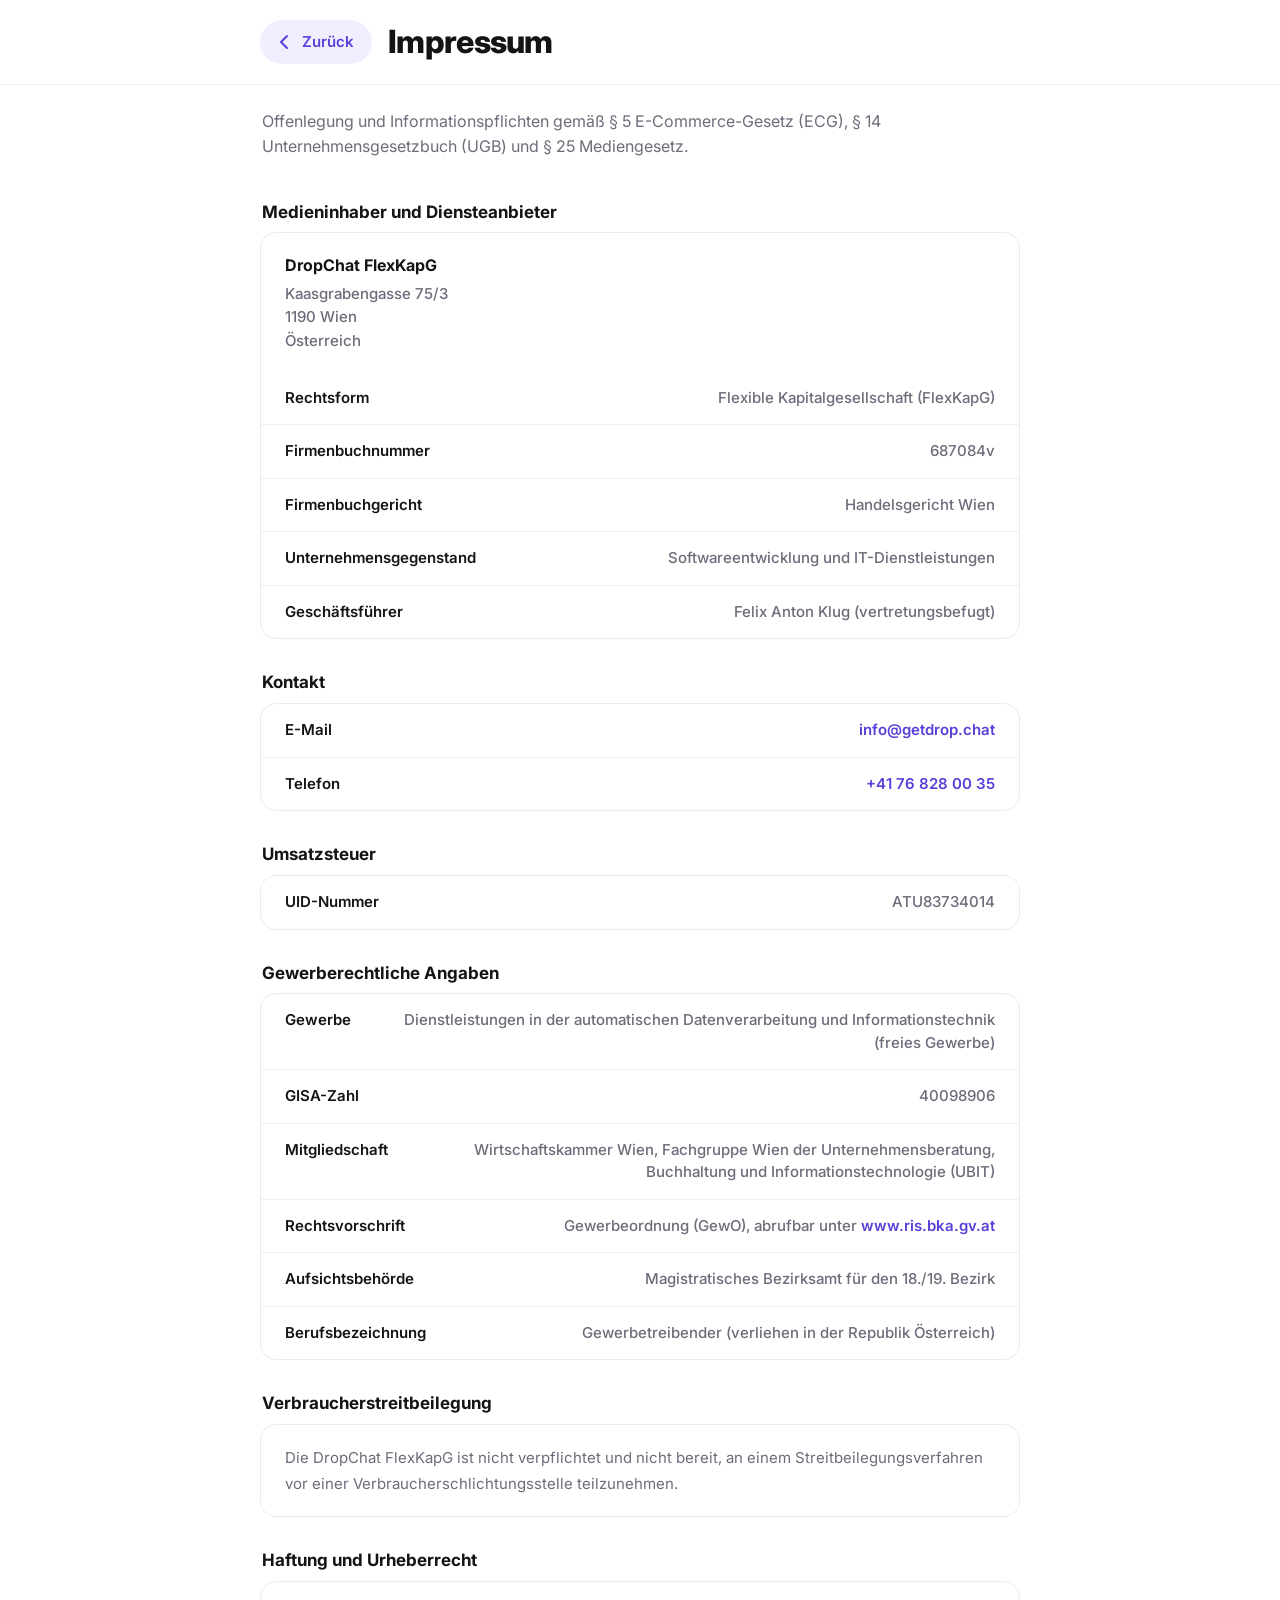
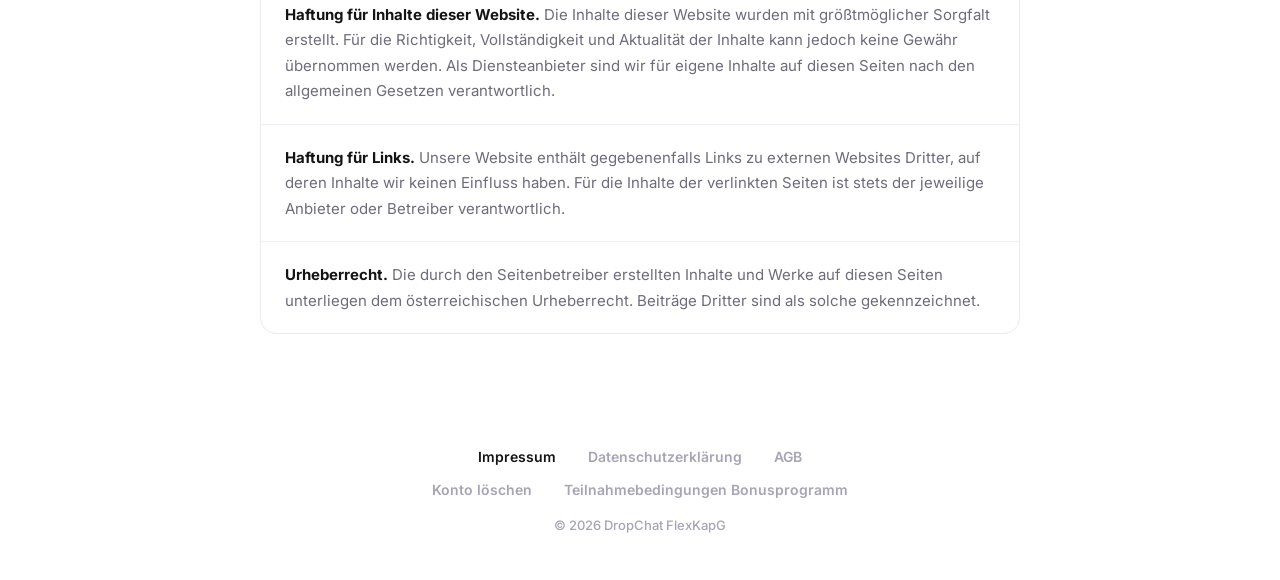
<file: impressum.html>
<!DOCTYPE html>
<html lang="de">
<head>
<meta charset="UTF-8" />
<meta name="viewport" content="width=device-width, initial-scale=1.0" />
<title>Impressum – DropChat</title>
<meta name="description" content="Impressum der DropChat FlexKapG, Wien." />
<meta name="theme-color" content="#FFFFFF" />
<link rel="icon" href="favicon.png" type="image/png" />
<link rel="preconnect" href="https://fonts.googleapis.com" />
<link rel="preconnect" href="https://fonts.gstatic.com" crossorigin />
<link href="https://fonts.googleapis.com/css2?family=Inter:wght@500;600;700;800&display=swap" rel="stylesheet" />
<link rel="stylesheet" href="styles.css" />
</head>
<body>
  <header class="kopf">
    <div class="kopf-innen">
      <a class="zurueck" href="index.html" aria-label="Zurück">
        <svg width="24" height="24" viewBox="0 0 24 24" fill="none" stroke="currentColor" stroke-width="2" stroke-linecap="round" stroke-linejoin="round" aria-hidden="true"><path d="M15 6l-6 6 6 6" /></svg>
        <span class="zurueck-text">Zurück</span>
      </a>
      <h1 class="kopf-titel">Impressum</h1>
    </div>
  </header>

  <main class="seite">

    <p class="einleitung">
      Offenlegung und Informationspflichten gemäß § 5 E-Commerce-Gesetz (ECG), § 14 Unternehmensgesetzbuch
      (UGB) und § 25 Mediengesetz.
    </p>

    <h2 class="abschnitt-titel">Medieninhaber und Diensteanbieter</h2>
    <section class="karte">
      <p class="adresse">
        <strong>DropChat FlexKapG</strong>
        Kaasgrabengasse 75/3<br />
        1190 Wien<br />
        Österreich
      </p>
      <div class="zeile">
        <span class="zeile-label">Rechtsform</span>
        <span class="zeile-wert">Flexible Kapitalgesellschaft (FlexKapG)</span>
      </div>
      <div class="zeile">
        <span class="zeile-label">Firmenbuchnummer</span>
        <span class="zeile-wert">687084v</span>
      </div>
      <div class="zeile">
        <span class="zeile-label">Firmenbuchgericht</span>
        <span class="zeile-wert">Handelsgericht Wien</span>
      </div>
      <div class="zeile">
        <span class="zeile-label">Unternehmensgegenstand</span>
        <span class="zeile-wert">Softwareentwicklung und IT-Dienstleistungen</span>
      </div>
      <div class="zeile">
        <span class="zeile-label">Geschäftsführer</span>
        <span class="zeile-wert">Felix Anton Klug (vertretungsbefugt)</span>
      </div>
    </section>

    <h2 class="abschnitt-titel">Kontakt</h2>
    <section class="karte">
      <div class="zeile">
        <span class="zeile-label">E-Mail</span>
        <span class="zeile-wert"><a href="mailto:info@getdrop.chat">info@getdrop.chat</a></span>
      </div>
      <div class="zeile">
        <span class="zeile-label">Telefon</span>
        <span class="zeile-wert"><a href="tel:+41768280035">+41 76 828 00 35</a></span>
      </div>
    </section>

    <h2 class="abschnitt-titel">Umsatzsteuer</h2>
    <section class="karte">
      <div class="zeile">
        <span class="zeile-label">UID-Nummer</span>
        <span class="zeile-wert">ATU83734014</span>
      </div>
    </section>

    <h2 class="abschnitt-titel">Gewerberechtliche Angaben</h2>
    <section class="karte">
      <div class="zeile">
        <span class="zeile-label">Gewerbe</span>
        <span class="zeile-wert">
          Dienstleistungen in der automatischen Datenverarbeitung und Informationstechnik (freies Gewerbe)
        </span>
      </div>
      <div class="zeile">
        <span class="zeile-label">GISA-Zahl</span>
        <span class="zeile-wert">40098906</span>
      </div>
      <div class="zeile">
        <span class="zeile-label">Mitgliedschaft</span>
        <span class="zeile-wert">
          Wirtschaftskammer Wien, Fachgruppe Wien der Unternehmensberatung, Buchhaltung und
          Informationstechnologie (UBIT)
        </span>
      </div>
      <div class="zeile">
        <span class="zeile-label">Rechtsvorschrift</span>
        <span class="zeile-wert">
          Gewerbeordnung (GewO), abrufbar unter
          <a href="https://www.ris.bka.gv.at" target="_blank" rel="noopener noreferrer">www.ris.bka.gv.at</a>
        </span>
      </div>
      <div class="zeile">
        <span class="zeile-label">Aufsichtsbehörde</span>
        <span class="zeile-wert">Magistratisches Bezirksamt für den 18./19. Bezirk</span>
      </div>
      <div class="zeile">
        <span class="zeile-label">Berufsbezeichnung</span>
        <span class="zeile-wert">Gewerbetreibender (verliehen in der Republik Österreich)</span>
      </div>
    </section>

    <h2 class="abschnitt-titel">Verbraucherstreitbeilegung</h2>
    <section class="karte">
      <p class="karte-text">
        Die DropChat FlexKapG ist nicht verpflichtet und nicht bereit, an einem Streitbeilegungsverfahren vor
        einer Verbraucherschlichtungsstelle teilzunehmen.
      </p>
    </section>

    <h2 class="abschnitt-titel">Haftung und Urheberrecht</h2>
    <section class="karte">
      <p class="karte-text">
        <strong>Haftung für Inhalte dieser Website.</strong> Die Inhalte dieser Website wurden mit
        größtmöglicher Sorgfalt erstellt. Für die Richtigkeit, Vollständigkeit und Aktualität der Inhalte kann
        jedoch keine Gewähr übernommen werden. Als Diensteanbieter sind wir für eigene Inhalte auf diesen
        Seiten nach den allgemeinen Gesetzen verantwortlich.
      </p>
      <p class="karte-text">
        <strong>Haftung für Links.</strong> Unsere Website enthält gegebenenfalls Links zu externen Websites
        Dritter, auf deren Inhalte wir keinen Einfluss haben. Für die Inhalte der verlinkten Seiten ist stets
        der jeweilige Anbieter oder Betreiber verantwortlich.
      </p>
      <p class="karte-text">
        <strong>Urheberrecht.</strong> Die durch den Seitenbetreiber erstellten Inhalte und Werke auf diesen
        Seiten unterliegen dem österreichischen Urheberrecht. Beiträge Dritter sind als solche gekennzeichnet.
      </p>
    </section>
  </main>

  <footer class="fusszeile">
    <nav class="fuss-zeile" aria-label="Rechtliches">
      <a href="impressum.html" aria-current="page">Impressum</a>
      <a href="datenschutz.html">Datenschutzerklärung</a>
      <a href="agb.html">AGB</a>
    </nav>
    <nav class="fuss-zeile" aria-label="Weitere Seiten">
      <a href="konto-loeschen.html">Konto löschen</a>
      <a href="teilnahmebedingungen.html">Teilnahmebedingungen Bonusprogramm</a>
    </nav>
    <span class="fusszeile-marke">© 2026 DropChat FlexKapG</span>
  </footer>
  <script src="zurueck.js"></script>
</body>
</html>
</file>
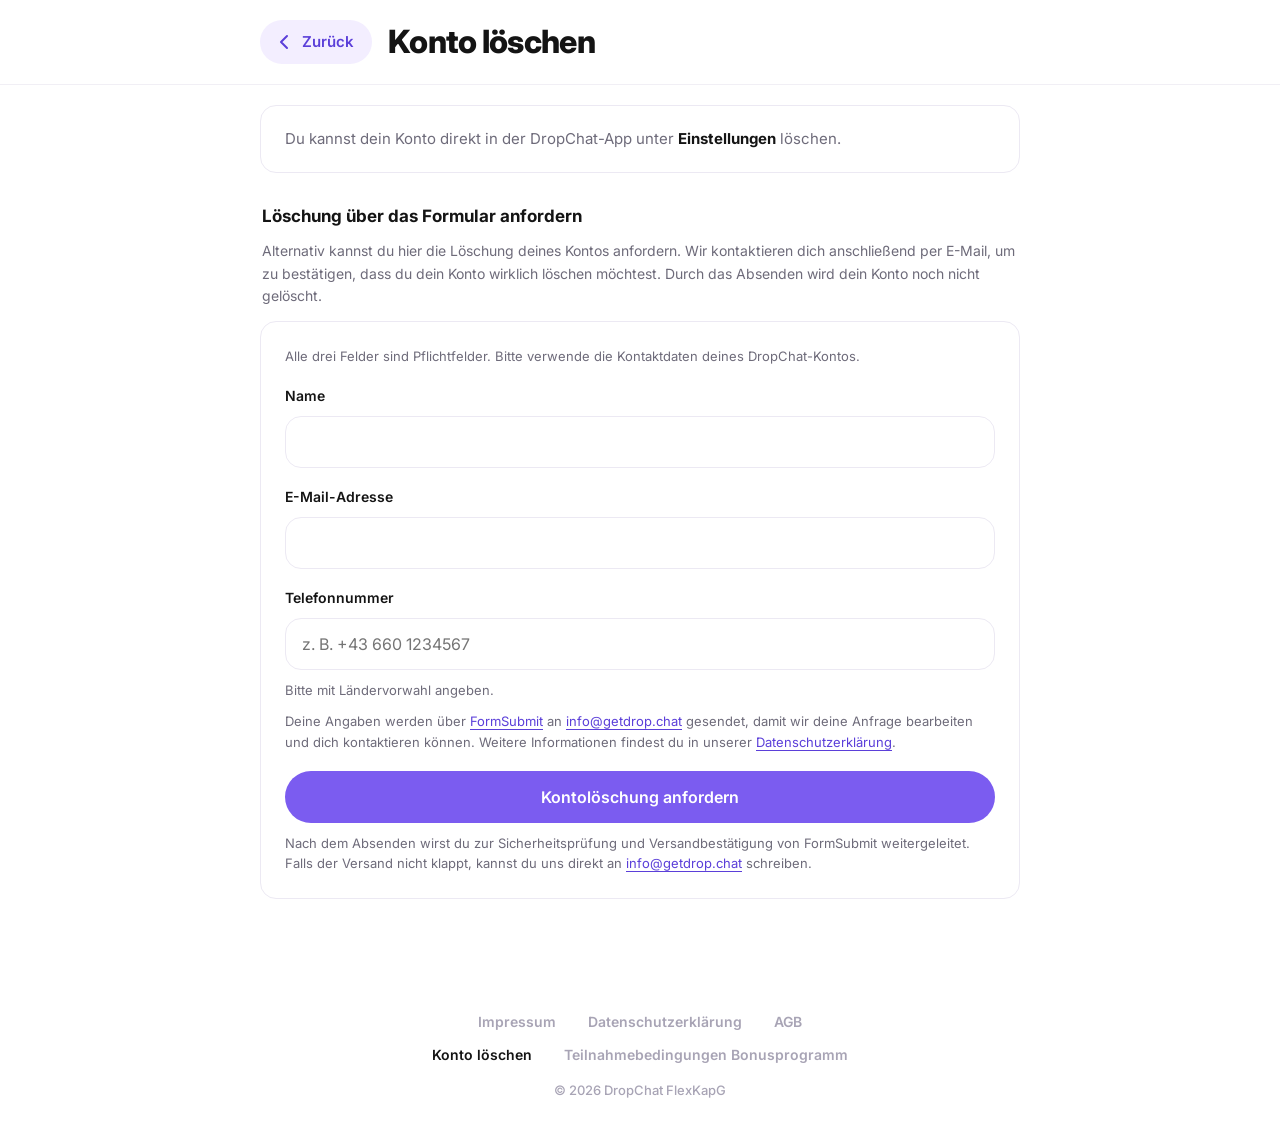
<file: konto-loeschen.html>
<!DOCTYPE html>
<html lang="de">
<head>
  <meta charset="UTF-8" />
  <meta name="viewport" content="width=device-width, initial-scale=1.0" />
  <title>Konto löschen – DropChat</title>
  <meta name="description" content="Fordere die Löschung deines DropChat-Kontos an oder lösche es direkt in den Einstellungen der App." />
  <meta name="theme-color" content="#FFFFFF" />
  <link rel="icon" href="favicon.png" type="image/png" />
  <link rel="preconnect" href="https://fonts.googleapis.com" />
  <link rel="preconnect" href="https://fonts.gstatic.com" crossorigin />
  <link href="https://fonts.googleapis.com/css2?family=Inter:wght@500;600;700;800&display=swap" rel="stylesheet" />
  <link rel="stylesheet" href="styles.css" />
</head>
<body>
  <header class="kopf">
    <div class="kopf-innen">
      <a class="zurueck" href="index.html" aria-label="Zurück">
        <svg width="24" height="24" viewBox="0 0 24 24" fill="none" stroke="currentColor" stroke-width="2" stroke-linecap="round" stroke-linejoin="round" aria-hidden="true"><path d="M15 6l-6 6 6 6" /></svg>
        <span class="zurueck-text">Zurück</span>
      </a>
      <h1 class="kopf-titel">Konto löschen</h1>
    </div>
  </header>

  <main class="seite">

      <section class="karte" aria-label="Konto in der App löschen">
        <p class="karte-text">Du kannst dein Konto direkt in der DropChat-App unter <strong>Einstellungen</strong> löschen.</p>
      </section>

      <h2 class="abschnitt-titel">Löschung über das Formular anfordern</h2>
      <p class="loeschung-info">Alternativ kannst du hier die Löschung deines Kontos anfordern. Wir kontaktieren dich anschließend per E-Mail, um zu bestätigen, dass du dein Konto wirklich löschen möchtest. Durch das Absenden wird dein Konto noch nicht gelöscht.</p>

      <form class="loeschung-formular karte" action="https://formsubmit.co/info@getdrop.chat" method="POST" accept-charset="UTF-8">
        <input type="hidden" name="_subject" value="DropChat: Anfrage zur Kontolöschung" />
        <input type="hidden" name="_template" value="table" />
        <input type="hidden" name="Anliegen" value="Bitte kontaktiert mich zur Bestätigung meiner Kontolöschung. Dieses Formular ist noch keine endgültige Löschbestätigung." />

        <p class="loeschung-pflicht">Alle drei Felder sind Pflichtfelder. Bitte verwende die Kontaktdaten deines DropChat-Kontos.</p>
        <label for="name">Name</label>
        <input id="name" name="name" type="text" autocomplete="name" maxlength="120" pattern=".*\S.*" required />

        <label for="email">E-Mail-Adresse</label>
        <input id="email" name="email" type="email" autocomplete="email" maxlength="254" required />

        <label for="telefon">Telefonnummer</label>
        <input id="telefon" name="Telefonnummer" type="tel" autocomplete="tel" inputmode="tel" placeholder="z. B. +43 660 1234567" maxlength="40" pattern="[+0-9][0-9\s\(\)\.\-]{5,39}" aria-describedby="telefon-hinweis" required />
        <p id="telefon-hinweis" class="loeschung-hinweis">Bitte mit Ländervorwahl angeben.</p>

        <p class="loeschung-hinweis">Deine Angaben werden über <a href="https://formsubmit.co/privacy.pdf" target="_blank" rel="noopener noreferrer">FormSubmit</a> an <a href="mailto:info@getdrop.chat">info@getdrop.chat</a> gesendet, damit wir deine Anfrage bearbeiten und dich kontaktieren können. Weitere Informationen findest du in unserer <a href="datenschutz.html">Datenschutzerklärung</a>.</p>
        <button class="loeschung-senden" type="submit">Kontolöschung anfordern</button>
        <p class="loeschung-hinweis">Nach dem Absenden wirst du zur Sicherheitsprüfung und Versandbestätigung von FormSubmit weitergeleitet. Falls der Versand nicht klappt, kannst du uns direkt an <a href="mailto:info@getdrop.chat?subject=Anfrage%20zur%20Kontol%C3%B6schung">info@getdrop.chat</a> schreiben.</p>
      </form>
  </main>

  <footer class="fusszeile">
    <nav class="fuss-zeile" aria-label="Rechtliches">
      <a href="impressum.html">Impressum</a>
      <a href="datenschutz.html">Datenschutzerklärung</a>
      <a href="agb.html">AGB</a>
    </nav>
    <nav class="fuss-zeile" aria-label="Weitere Seiten">
      <a href="konto-loeschen.html" aria-current="page">Konto löschen</a>
      <a href="teilnahmebedingungen.html">Teilnahmebedingungen Bonusprogramm</a>
    </nav>
    <span class="fusszeile-marke">© 2026 DropChat FlexKapG</span>
  </footer>
  <script src="zurueck.js"></script>
</body>
</html>
</file>
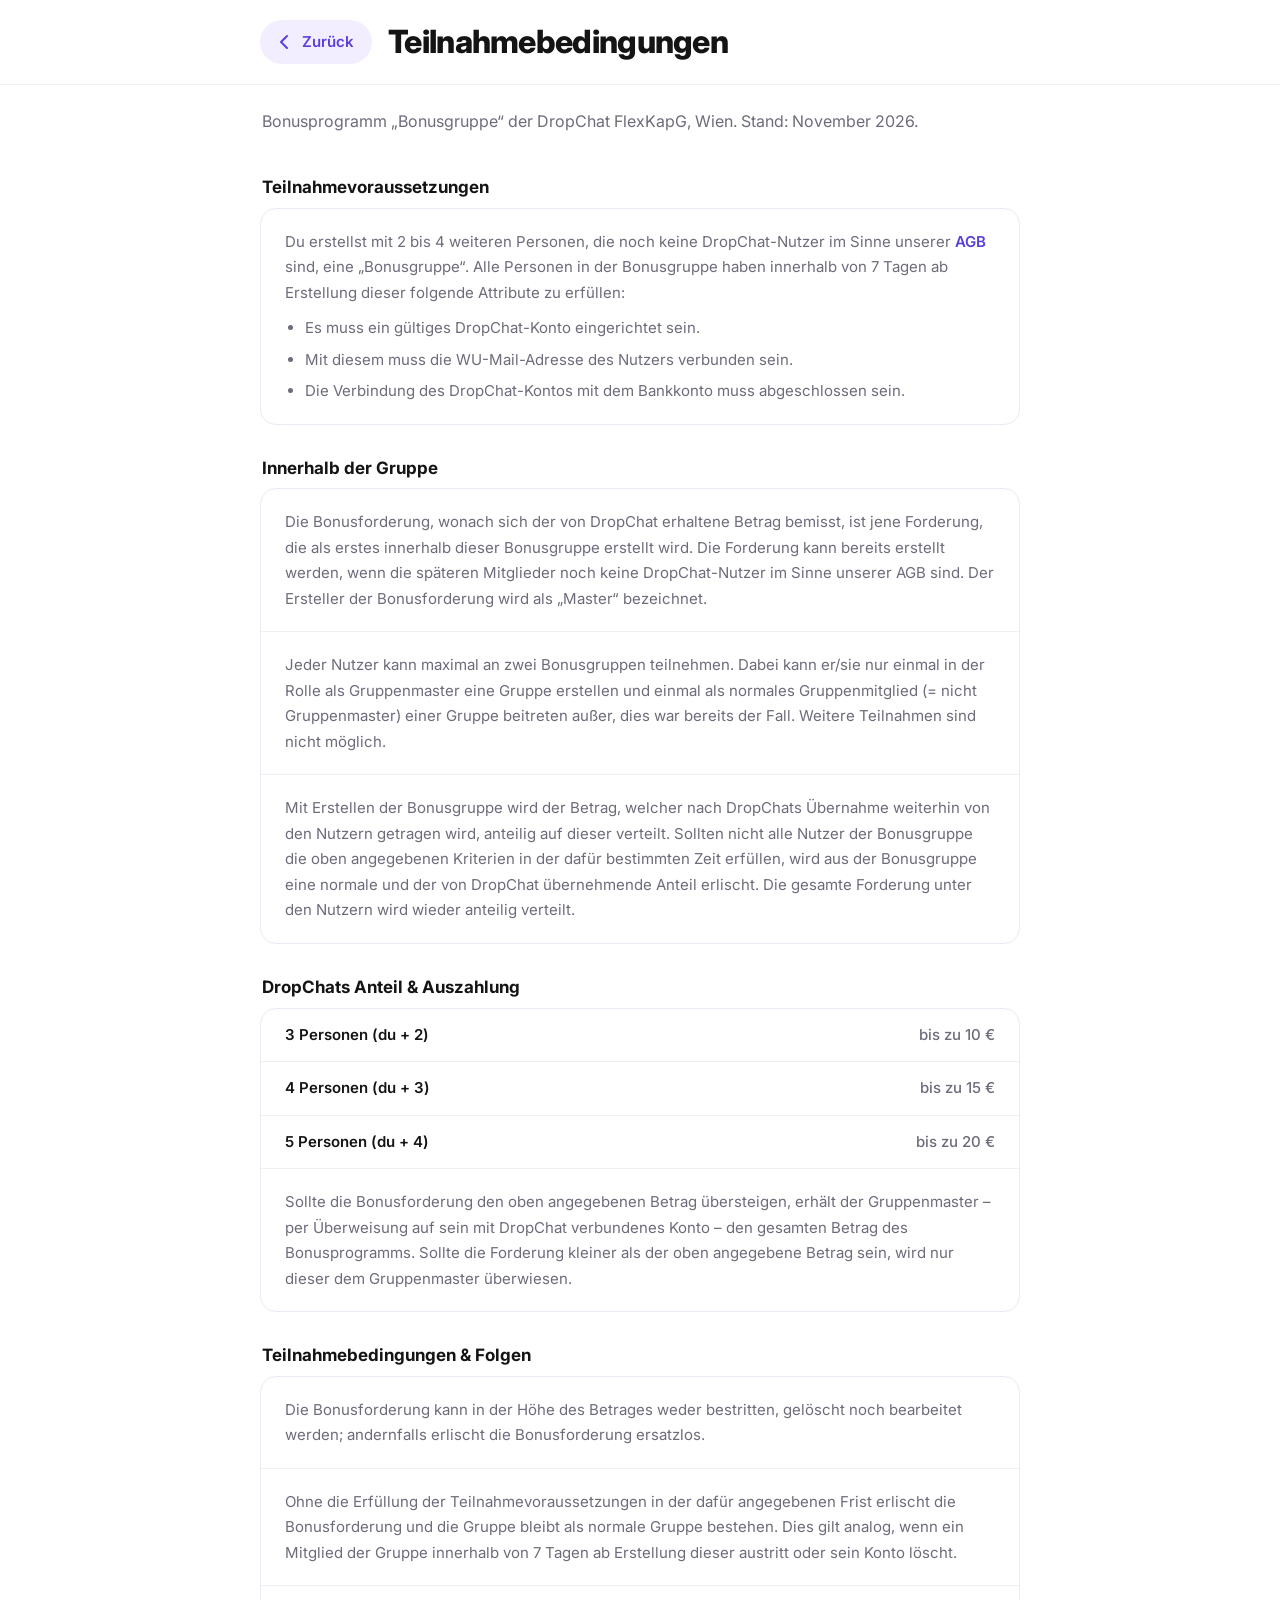
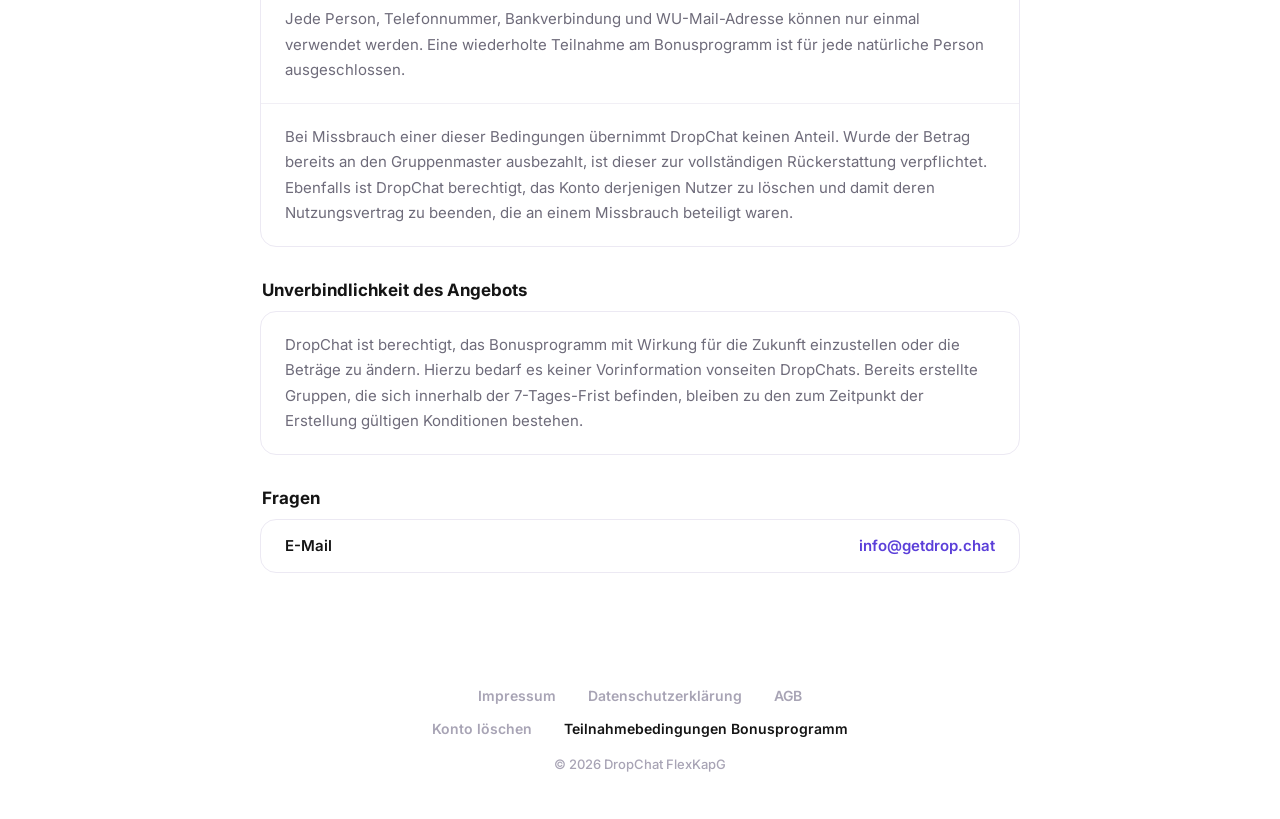
<file: teilnahmebedingungen.html>
<!DOCTYPE html>
<html lang="de">
<head>
<meta charset="UTF-8" />
<meta name="viewport" content="width=device-width, initial-scale=1.0" />
<title>Teilnahmebedingungen Bonusprogramm – DropChat</title>
<meta name="description" content="Teilnahmebedingungen für das Bonusprogramm (Bonusgruppen) von DropChat." />
<meta name="theme-color" content="#FFFFFF" />
<link rel="icon" href="favicon.png" type="image/png" />
<link rel="preconnect" href="https://fonts.googleapis.com" />
<link rel="preconnect" href="https://fonts.gstatic.com" crossorigin />
<link href="https://fonts.googleapis.com/css2?family=Inter:wght@500;600;700;800&display=swap" rel="stylesheet" />
<link rel="stylesheet" href="styles.css" />
</head>
<body>
  <header class="kopf">
    <div class="kopf-innen">
      <a class="zurueck" href="index.html" aria-label="Zurück">
        <svg width="24" height="24" viewBox="0 0 24 24" fill="none" stroke="currentColor" stroke-width="2" stroke-linecap="round" stroke-linejoin="round" aria-hidden="true"><path d="M15 6l-6 6 6 6" /></svg>
        <span class="zurueck-text">Zurück</span>
      </a>
      <h1 class="kopf-titel">Teilnahmebedingungen</h1>
    </div>
  </header>

  <main class="seite">

    <p class="einleitung">
      Bonusprogramm „Bonusgruppe“ der DropChat FlexKapG, Wien. Stand: November 2026.
    </p>

    <h2 class="abschnitt-titel">Teilnahmevoraussetzungen</h2>
    <section class="karte">
      <div class="karte-text">
        <p>Du erstellst mit 2 bis 4 weiteren Personen, die noch keine DropChat-Nutzer im Sinne unserer <a href="agb.html">AGB</a> sind, eine „Bonusgruppe“. Alle Personen in der Bonusgruppe haben innerhalb von 7 Tagen ab Erstellung dieser folgende Attribute zu erfüllen:</p>
        <ul class="karte-liste">
          <li>Es muss ein gültiges DropChat-Konto eingerichtet sein.</li>
          <li>Mit diesem muss die WU-Mail-Adresse des Nutzers verbunden sein.</li>
          <li>Die Verbindung des DropChat-Kontos mit dem Bankkonto muss abgeschlossen sein.</li>
        </ul>
      </div>
    </section>

    <h2 class="abschnitt-titel">Innerhalb der Gruppe</h2>
    <section class="karte">
      <p class="karte-text">
        Die Bonusforderung, wonach sich der von DropChat erhaltene Betrag bemisst, ist jene Forderung, die als erstes innerhalb dieser Bonusgruppe erstellt wird. Die Forderung kann bereits erstellt werden, wenn die späteren Mitglieder noch keine DropChat-Nutzer im Sinne unserer AGB sind. Der Ersteller der Bonusforderung wird als „Master“ bezeichnet.
      </p>
      <p class="karte-text">
        Jeder Nutzer kann maximal an zwei Bonusgruppen teilnehmen. Dabei kann er/sie nur einmal in der Rolle als Gruppenmaster eine Gruppe erstellen und einmal als normales Gruppenmitglied (= nicht Gruppenmaster) einer Gruppe beitreten außer, dies war bereits der Fall. 
        Weitere Teilnahmen sind nicht möglich.
      </p>
      <p class="karte-text">
        Mit Erstellen der Bonusgruppe wird der Betrag, welcher nach DropChats Übernahme weiterhin von den Nutzern getragen wird, anteilig auf dieser verteilt. Sollten nicht alle Nutzer der Bonusgruppe die oben angegebenen Kriterien in der dafür bestimmten Zeit erfüllen, wird aus der Bonusgruppe eine normale und der von DropChat übernehmende Anteil erlischt. Die gesamte Forderung unter den Nutzern wird wieder anteilig verteilt.  
      </p>
    </section>

    <h2 class="abschnitt-titel">DropChats Anteil &amp; Auszahlung</h2>
    <section class="karte">
      <div class="zeile">
        <span class="zeile-label">3 Personen (du + 2)</span>
        <span class="zeile-wert">bis zu 10 €</span>
      </div>
      <div class="zeile">
        <span class="zeile-label">4 Personen (du + 3)</span>
        <span class="zeile-wert">bis zu 15 €</span>
      </div>
      <div class="zeile">
        <span class="zeile-label">5 Personen (du + 4)</span>
        <span class="zeile-wert">bis zu 20 €</span>
      </div>
      <p class="karte-text">
        Sollte die Bonusforderung den oben angegebenen Betrag übersteigen, erhält der Gruppenmaster – per Überweisung auf sein mit DropChat verbundenes Konto – den gesamten Betrag des Bonusprogramms. Sollte die Forderung kleiner als der oben angegebene Betrag sein, wird nur dieser dem Gruppenmaster überwiesen.
      </p>
    </section>

    <h2 class="abschnitt-titel">Teilnahmebedingungen &amp; Folgen</h2>
    <section class="karte">
      <p class="karte-text">
        Die Bonusforderung kann in der Höhe des Betrages weder bestritten, gelöscht noch bearbeitet werden; andernfalls erlischt die Bonusforderung ersatzlos.
      </p>
      <p class="karte-text">
        Ohne die Erfüllung der Teilnahmevoraussetzungen in der dafür angegebenen Frist erlischt die Bonusforderung und die Gruppe bleibt als normale Gruppe bestehen. Dies gilt analog, wenn ein Mitglied der Gruppe innerhalb von 7 Tagen ab Erstellung dieser austritt oder sein Konto löscht.
      </p>
      <p class="karte-text">
        Jede Person, Telefonnummer, Bankverbindung und WU-Mail-Adresse können nur einmal verwendet werden. Eine wiederholte Teilnahme am Bonusprogramm ist für jede natürliche Person ausgeschlossen.
      </p>
      <p class="karte-text">
        Bei Missbrauch einer dieser Bedingungen übernimmt DropChat keinen Anteil. Wurde der Betrag bereits an den Gruppenmaster ausbezahlt, ist dieser zur vollständigen Rückerstattung verpflichtet. Ebenfalls ist DropChat berechtigt, das Konto derjenigen Nutzer zu löschen und damit deren Nutzungsvertrag zu beenden, die an einem Missbrauch beteiligt waren.
      </p>
    </section>

    <h2 class="abschnitt-titel">Unverbindlichkeit des Angebots</h2>
    <section class="karte">
      <p class="karte-text">
        DropChat ist berechtigt, das Bonusprogramm mit Wirkung für die Zukunft einzustellen oder die Beträge zu ändern. Hierzu bedarf es keiner Vorinformation vonseiten DropChats. Bereits erstellte Gruppen, die sich innerhalb der 7-Tages-Frist befinden, bleiben zu den zum Zeitpunkt der Erstellung gültigen Konditionen bestehen.
      </p>
    </section>

    <h2 class="abschnitt-titel">Fragen</h2>
    <section class="karte">
      <div class="zeile">
        <span class="zeile-label">E-Mail</span>
        <span class="zeile-wert"><a href="mailto:info@getdrop.chat">info@getdrop.chat</a></span>
      </div>
    </section>
  </main>

  <footer class="fusszeile">
    <nav class="fuss-zeile" aria-label="Rechtliches">
      <a href="impressum.html">Impressum</a>
      <a href="datenschutz.html">Datenschutzerklärung</a>
      <a href="agb.html">AGB</a>
    </nav>
    <nav class="fuss-zeile" aria-label="Weitere Seiten">
      <a href="konto-loeschen.html">Konto löschen</a>
      <a href="teilnahmebedingungen.html" aria-current="page">Teilnahmebedingungen Bonusprogramm</a>
    </nav>
    <span class="fusszeile-marke">© 2026 DropChat FlexKapG</span>
  </footer>
  <script src="zurueck.js"></script>
</body>
</html>
</file>
<file: styles.css>
/* ============================================================
   DropChat Website – gemeinsames Stylesheet
   ============================================================
   Design wie die App (App: src/lib/theme.ts): Inter, Weiß, Lila als Akzent,
   Pillen-Knöpfe, Karten mit feinem Rand. Ändert sich dort eine Farbe,
   gehört sie auch hier geändert. Hellmodus wie die App.

   Zwei Ansichten: Handy (bis 799 px) wie in der App, Spalte über die
   ganze Breite mit Zurück-Knopf als Symbol; Desktop (ab 800 px) mit
   mittiger, breiterer Lesespalte, größerer Schrift und beschriftetem
   Zurück-Knopf.
   ============================================================ */

:root {
  color-scheme: light;

  --text: #141414;
  --text-2: #6e6b7a;
  --text-3: #a8a4b5;
  --rand: #ece9f3;
  --linie: #f1eff5;
  --leer: #efecf6;
  --akzent: #7b5cf0;
  --akzent-dunkel: #5b3fd9;
  --akzent-hell: #ebe4ff;
  --flaeche: #f3eeff;
  --weiss: #ffffff;

  --r-md: 12px;
  --r-lg: 16px;
  --r-pille: 9999px;
  --spalte: 760px;
}

* {
  margin: 0;
  padding: 0;
  box-sizing: border-box;
  -webkit-tap-highlight-color: transparent;
}

html {
  -webkit-text-size-adjust: 100%;
}

body {
  min-height: 100vh;
  min-height: 100svh;
  display: flex;
  flex-direction: column;
  font-family: Inter, system-ui, -apple-system, BlinkMacSystemFont, 'Segoe UI', sans-serif;
  color: var(--text);
  background: var(--weiss);
  line-height: 1.5;
  -webkit-font-smoothing: antialiased;
  -moz-osx-font-smoothing: grayscale;
}

a {
  color: var(--akzent-dunkel);
}

:focus-visible {
  outline: 2px solid var(--akzent);
  outline-offset: 3px;
  border-radius: 6px;
}

@media (prefers-reduced-motion: reduce) {
  *,
  *::before,
  *::after {
    transition-duration: 0.01ms !important;
    animation-duration: 0.01ms !important;
  }
}

/* ── Startseite und /app: Symbol, Überschrift, Text (Knöpfe erst, wenn es Store-Links gibt) ── */

.laden {
  flex: 1;
  display: flex;
  flex-direction: column;
  align-items: center;
  justify-content: center;
  gap: 12px;
  padding: 32px 24px;
  text-align: center;
}

.laden-icon {
  width: 96px;
  height: 96px;
  border: 1px solid var(--rand);
  border-radius: 22px;
}

.laden h1 {
  margin-top: 8px;
  font-size: 28px;
  font-weight: 800;
  letter-spacing: -0.5px;
}

.laden p {
  max-width: 340px;
  color: var(--text-2);
  font-size: 15px;
  line-height: 1.55;
}

.laden-knoepfe {
  display: flex;
  flex-direction: column;
  gap: 10px;
  width: 100%;
  max-width: 300px;
}

.laden-knoepfe:not(:empty) {
  margin-top: 12px;
}

.laden-knoepfe a {
  display: flex;
  align-items: center;
  justify-content: center;
  min-height: 52px;
  border-radius: var(--r-pille);
  background: var(--akzent);
  color: var(--weiss);
  font-size: 16px;
  font-weight: 600;
  text-decoration: none;
  box-shadow: 0 10px 28px rgba(123, 92, 240, 0.28);
  transition: background 0.15s ease;
}

.laden-knoepfe a:hover {
  background: var(--akzent-dunkel);
}
.laden-knoepfe .bald {
  display: flex;
  align-items: center;
  justify-content: center;
  min-height: 52px;
  border-radius: var(--r-pille);
  background: var(--flaeche);
  color: var(--text-2);
  font-size: 15px;
  font-weight: 600;
}

/* ── Kopf einer Unterseite: Zurück und Titel (wie SeitenKopf der App) ── */

.kopf {
  position: sticky;
  top: 0;
  z-index: 5;
  background: var(--weiss);
}

.kopf-innen {
  display: flex;
  align-items: center;
  gap: 4px;
  max-width: var(--spalte);
  margin: 0 auto;
  padding: 16px 16px 4px;
}

.zurueck {
  display: inline-flex;
  align-items: center;
  justify-content: center;
  width: 44px;
  height: 44px;
  flex-shrink: 0;
  color: var(--text);
  text-decoration: none;
}

.zurueck-text {
  display: none;
}

.kopf-titel {
  flex: 1;
  min-width: 0;
  font-size: clamp(22px, 6.6vw, 26px);
  line-height: 1.25;
  font-weight: 800;
  letter-spacing: -0.5px;
  overflow-wrap: anywhere;
  hyphens: auto;
}

/* ── Inhalt der Unterseiten ───────────────────────────────── */

.seite {
  flex: 1;
  width: 100%;
  max-width: var(--spalte);
  margin: 0 auto;
  padding: 8px 20px 40px;
}

.einleitung {
  padding: 4px 2px 6px;
  font-size: 15px;
  line-height: 1.55;
  color: var(--text-2);
}

.abschnitt-titel {
  padding: 24px 2px 8px;
  font-size: 15px;
  line-height: 1.4;
  font-weight: 700;
}

.karte {
  border: 1px solid var(--rand);
  border-radius: var(--r-lg);
  background: var(--weiss);
  overflow: hidden;
}

.karte-text {
  padding: 16px 18px;
  font-size: 14px;
  line-height: 1.65;
  color: var(--text-2);
}

.karte-text + .karte-text,
.zeile + .karte-text {
  border-top: 1px solid var(--linie);
}

.karte-text p + p,
.karte-text p + .karte-liste {
  margin-top: 10px;
}

.karte-text a {
  font-weight: 600;
  text-decoration: none;
  overflow-wrap: anywhere;
}

.karte-text a:hover,
.karte-text a:focus-visible {
  text-decoration: underline;
}

.karte-text strong {
  color: var(--text);
  font-weight: 700;
}

.karte-liste {
  margin: 0;
  padding-left: 20px;
}

.karte-liste li + li {
  margin-top: 6px;
}

.karte-anschrift {
  line-height: 1.7;
}

/* Unterabschnitt (z. B. „4.1 …“) innerhalb einer Karte. */
.karte-unter {
  background: var(--flaeche);
  color: var(--text);
  font-size: 14px;
  font-weight: 700;
}

/* Verarbeitungsbereich: Titel + Daten, Zweck, Rechtsgrundlage … */
.bereich-titel {
  margin-bottom: 8px;
  color: var(--text);
  font-size: 14px;
  font-weight: 700;
}

.bereich {
  margin: 0;
  display: grid;
  grid-template-columns: max-content 1fr;
  gap: 6px 14px;
}

.bereich dt {
  color: var(--text-3);
  font-weight: 600;
}

.bereich dd {
  margin: 0;
}

/* Beschriftung/Wert-Zeile (Impressum). */
.zeile {
  display: flex;
  align-items: baseline;
  justify-content: space-between;
  gap: 16px;
  padding: 13px 18px;
}

.zeile + .zeile {
  border-top: 1px solid var(--linie);
}

.zeile-label {
  flex-shrink: 0;
  color: var(--text);
  font-size: 14px;
  font-weight: 600;
}

.zeile-wert {
  min-width: 0;
  color: var(--text-2);
  font-size: 14px;
  font-weight: 500;
  text-align: right;
  overflow-wrap: anywhere;
}

.zeile-wert a {
  font-weight: 600;
  text-decoration: none;
}

.zeile-wert a:hover,
.zeile-wert a:focus-visible {
  text-decoration: underline;
}

.adresse {
  padding: 16px 18px;
  color: var(--text-2);
  font-size: 15px;
  line-height: 1.55;
  font-weight: 500;
}

.adresse strong {
  display: block;
  margin-bottom: 4px;
  color: var(--text);
  font-size: 16px;
  font-weight: 700;
}

/* ── Konto löschen: Formular ──────────────────────────────── */

.loeschung-info {
  padding: 4px 2px 14px;
  color: var(--text-2);
  font-size: 14px;
  line-height: 1.6;
}

.loeschung-formular {
  display: flex;
  flex-direction: column;
  gap: 10px;
  padding: 18px;
}

.loeschung-formular label {
  margin-top: 8px;
  font-size: 14px;
  font-weight: 600;
}

.loeschung-formular input:not([type='hidden']) {
  width: 100%;
  min-height: 52px;
  padding: 12px 16px;
  border: 1.5px solid var(--rand);
  border-radius: var(--r-lg);
  background: var(--weiss);
  color: var(--text);
  font: inherit;
  font-size: 16px;
}

.loeschung-formular input:not([type='hidden']):focus {
  outline: none;
  border-color: var(--akzent);
  box-shadow: 0 0 0 4px var(--akzent-hell);
}

.loeschung-pflicht,
.loeschung-hinweis {
  color: var(--text-2);
  font-size: 13px;
  line-height: 1.6;
  overflow-wrap: anywhere;
}

.loeschung-hinweis a {
  text-underline-offset: 3px;
}

.loeschung-senden {
  min-height: 52px;
  margin-top: 8px;
  padding: 0 24px;
  border: 0;
  border-radius: var(--r-pille);
  background: var(--akzent);
  color: var(--weiss);
  font: inherit;
  font-size: 16px;
  font-weight: 600;
  cursor: pointer;
  transition: background 0.15s ease;
}

.loeschung-senden:hover {
  background: var(--akzent-dunkel);
}

/* ── Fußzeile: Rechtsseiten, zwei Zeilen ──────────────────── */

.fusszeile {
  display: flex;
  flex-direction: column;
  align-items: center;
  gap: 10px;
  padding: 28px 20px 32px;
  font-size: 13px;
  font-weight: 600;
}

.fuss-zeile {
  display: flex;
  flex-wrap: wrap;
  justify-content: center;
  gap: 6px 18px;
}

.fusszeile a {
  color: var(--text-3);
  text-decoration: none;
  transition: color 0.15s ease;
}

.fusszeile a:hover,
.fusszeile a:focus-visible {
  color: var(--akzent-dunkel);
}

.fusszeile a[aria-current='page'] {
  color: var(--text);
}

.fusszeile-marke {
  padding-top: 4px;
  color: var(--text-3);
  font-size: 12px;
  font-weight: 500;
}

/* ── Handy, schmal ─────────────────────────────────────────── */

/* Beide Fußzeilen-Zeilen sollen auf einem normalen Handy (ab ca. 360 px) in einer Zeile stehen. */
@media (max-width: 420px) {
  .fusszeile {
    padding-left: 12px;
    padding-right: 12px;
    font-size: 12px;
  }

  .fuss-zeile {
    gap: 6px 12px;
  }
}


@media (max-width: 480px) {
  .bereich {
    grid-template-columns: 1fr;
    gap: 2px;
  }

  .bereich dd + dt {
    margin-top: 8px;
  }

  .zeile {
    flex-direction: column;
    align-items: stretch;
    gap: 3px;
    padding: 12px 16px;
  }

  .zeile-wert {
    text-align: left;
  }

  .adresse,
  .karte-text {
    padding-left: 16px;
    padding-right: 16px;
  }
}

/* ── Desktop ───────────────────────────────────────────────── */

@media (min-width: 800px) {
  .laden-icon {
    width: 112px;
    height: 112px;
    border-radius: 26px;
  }

  .laden h1 {
    font-size: 40px;
  }

  .laden p {
    max-width: 440px;
    font-size: 17px;
  }

  .laden-knoepfe {
    max-width: 280px;
  }

  .kopf {
    border-bottom: 1px solid var(--linie);
  }

  .kopf-innen {
    gap: 16px;
    padding: 20px 0;
  }

  .zurueck {
    width: auto;
    gap: 6px;
    padding: 0 18px 0 12px;
    height: 44px;
    border-radius: var(--r-pille);
    background: var(--flaeche);
    color: var(--akzent-dunkel);
    font-size: 15px;
    font-weight: 600;
    transition: background 0.15s ease;
  }

  .zurueck:hover {
    background: var(--akzent-hell);
  }

  .zurueck-text {
    display: inline;
  }

  .kopf-titel {
    font-size: 32px;
    letter-spacing: -0.7px;
  }

  .seite {
    padding: 20px 0 72px;
  }

  .einleitung {
    padding-bottom: 10px;
    font-size: 16px;
  }

  .abschnitt-titel {
    padding-top: 32px;
    font-size: 17px;
  }

  .karte-text,
  .zeile-label,
  .zeile-wert {
    font-size: 15px;
  }

  .karte-text {
    padding: 20px 24px;
    line-height: 1.7;
  }

  .karte-unter {
    font-size: 15px;
  }

  .zeile {
    padding: 15px 24px;
  }

  .adresse {
    padding: 20px 24px;
  }

  .loeschung-formular {
    padding: 24px;
  }

  .fusszeile {
    gap: 12px;
    padding: 40px 24px 44px;
    font-size: 14px;
  }

  .fuss-zeile {
    gap: 8px 32px;
  }

  .fusszeile-marke {
    font-size: 13px;
  }

}
</file>
